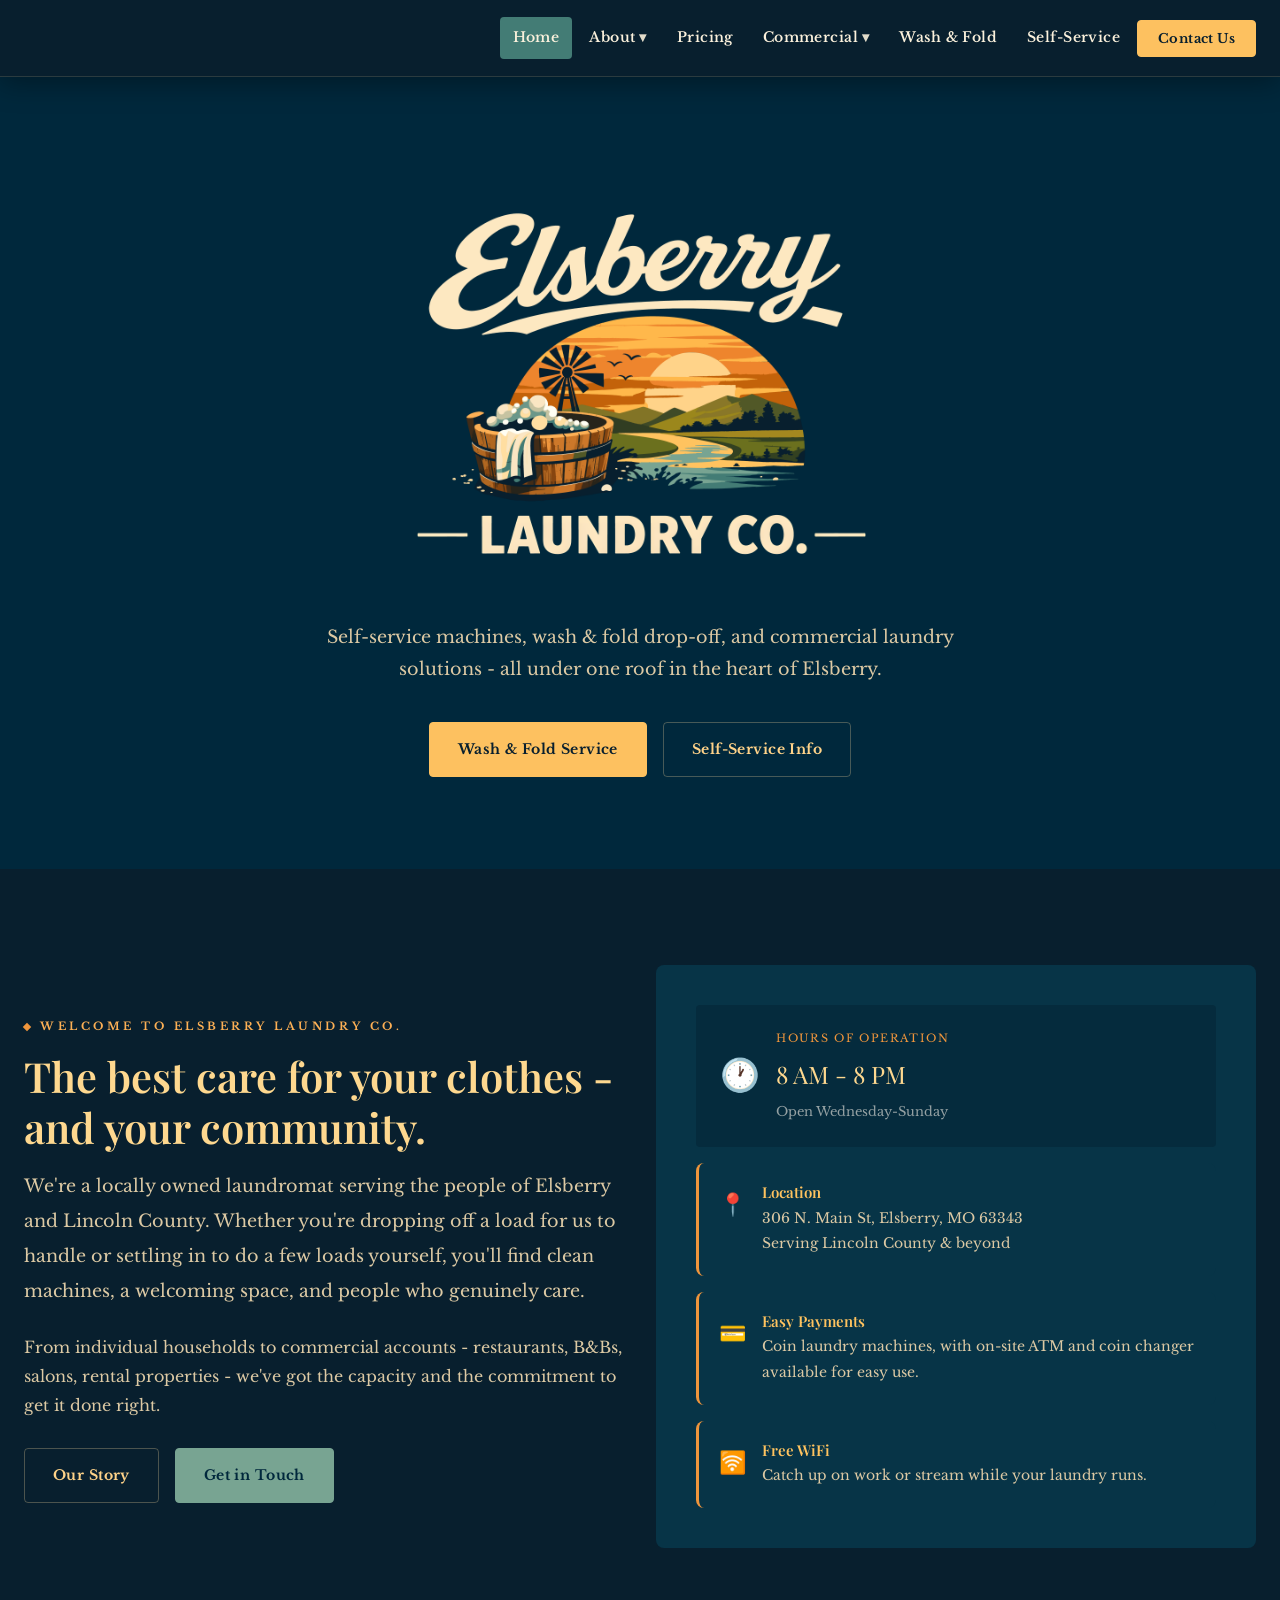
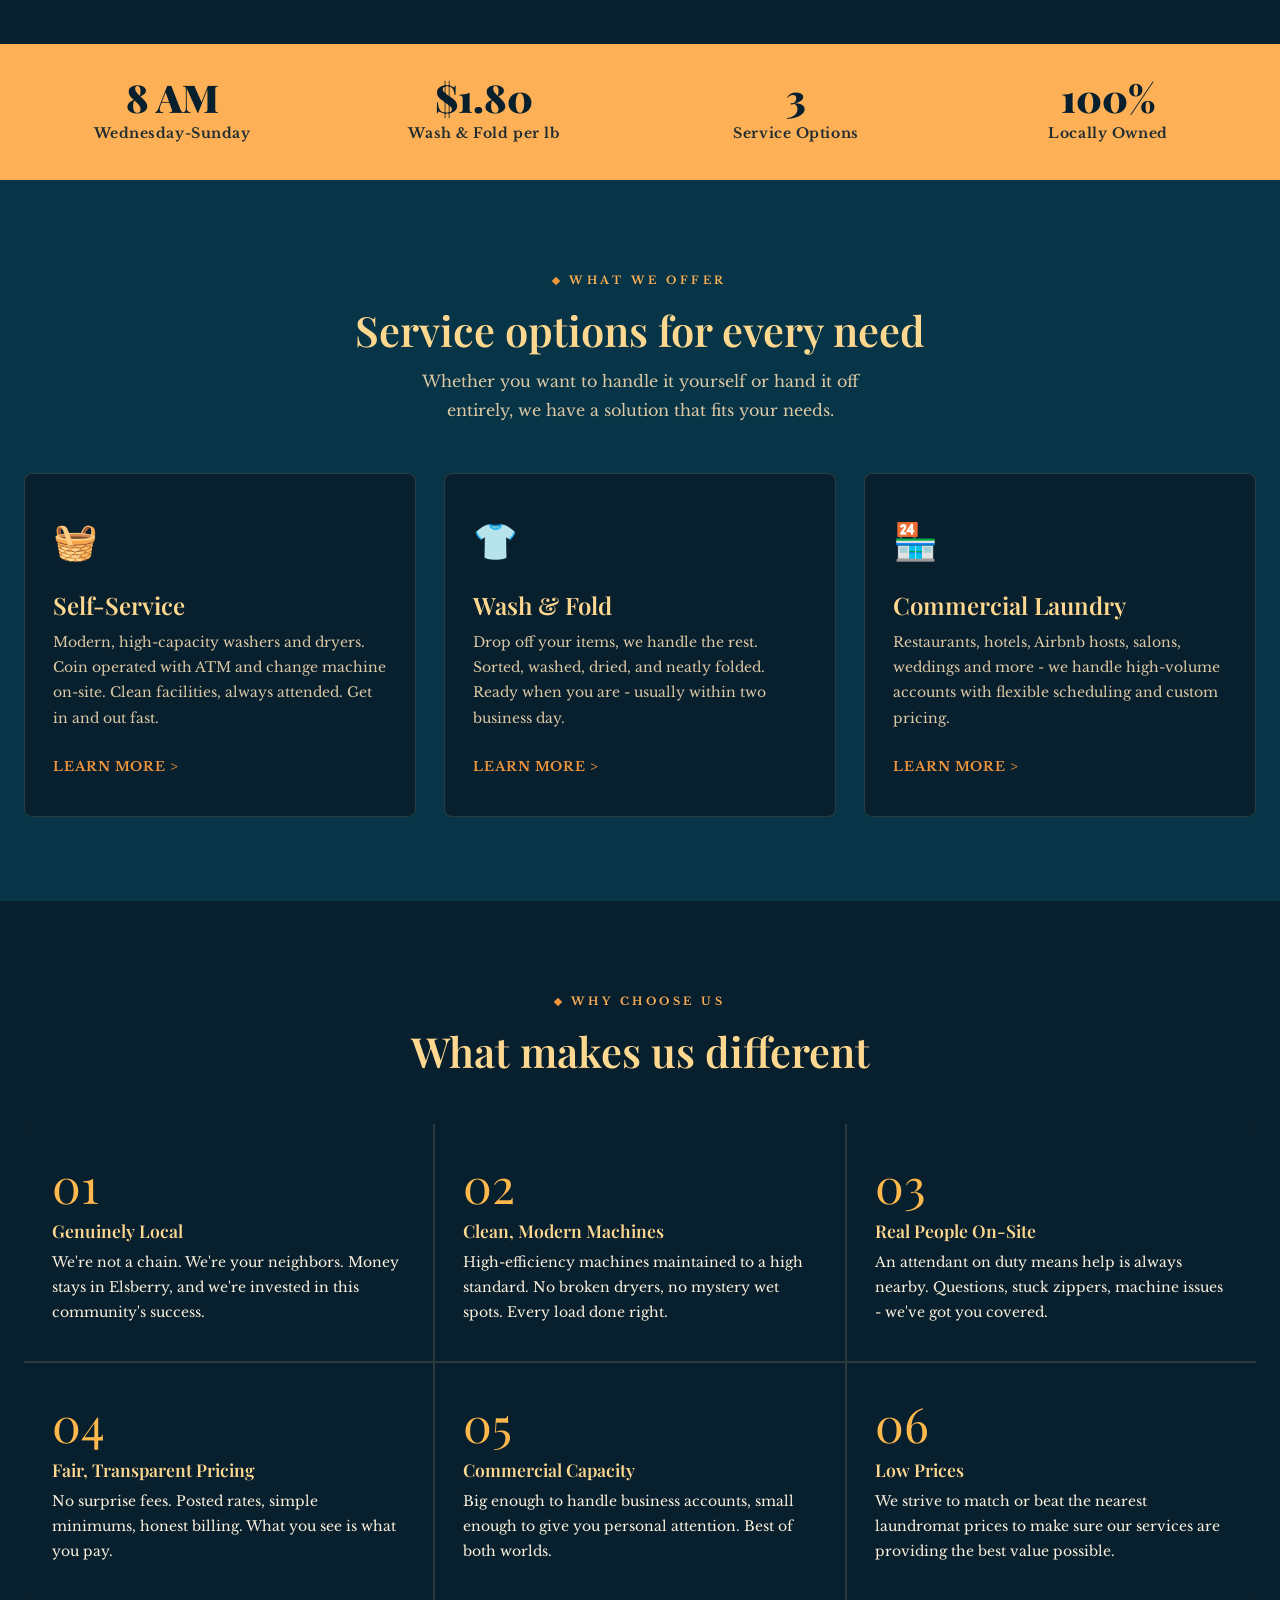
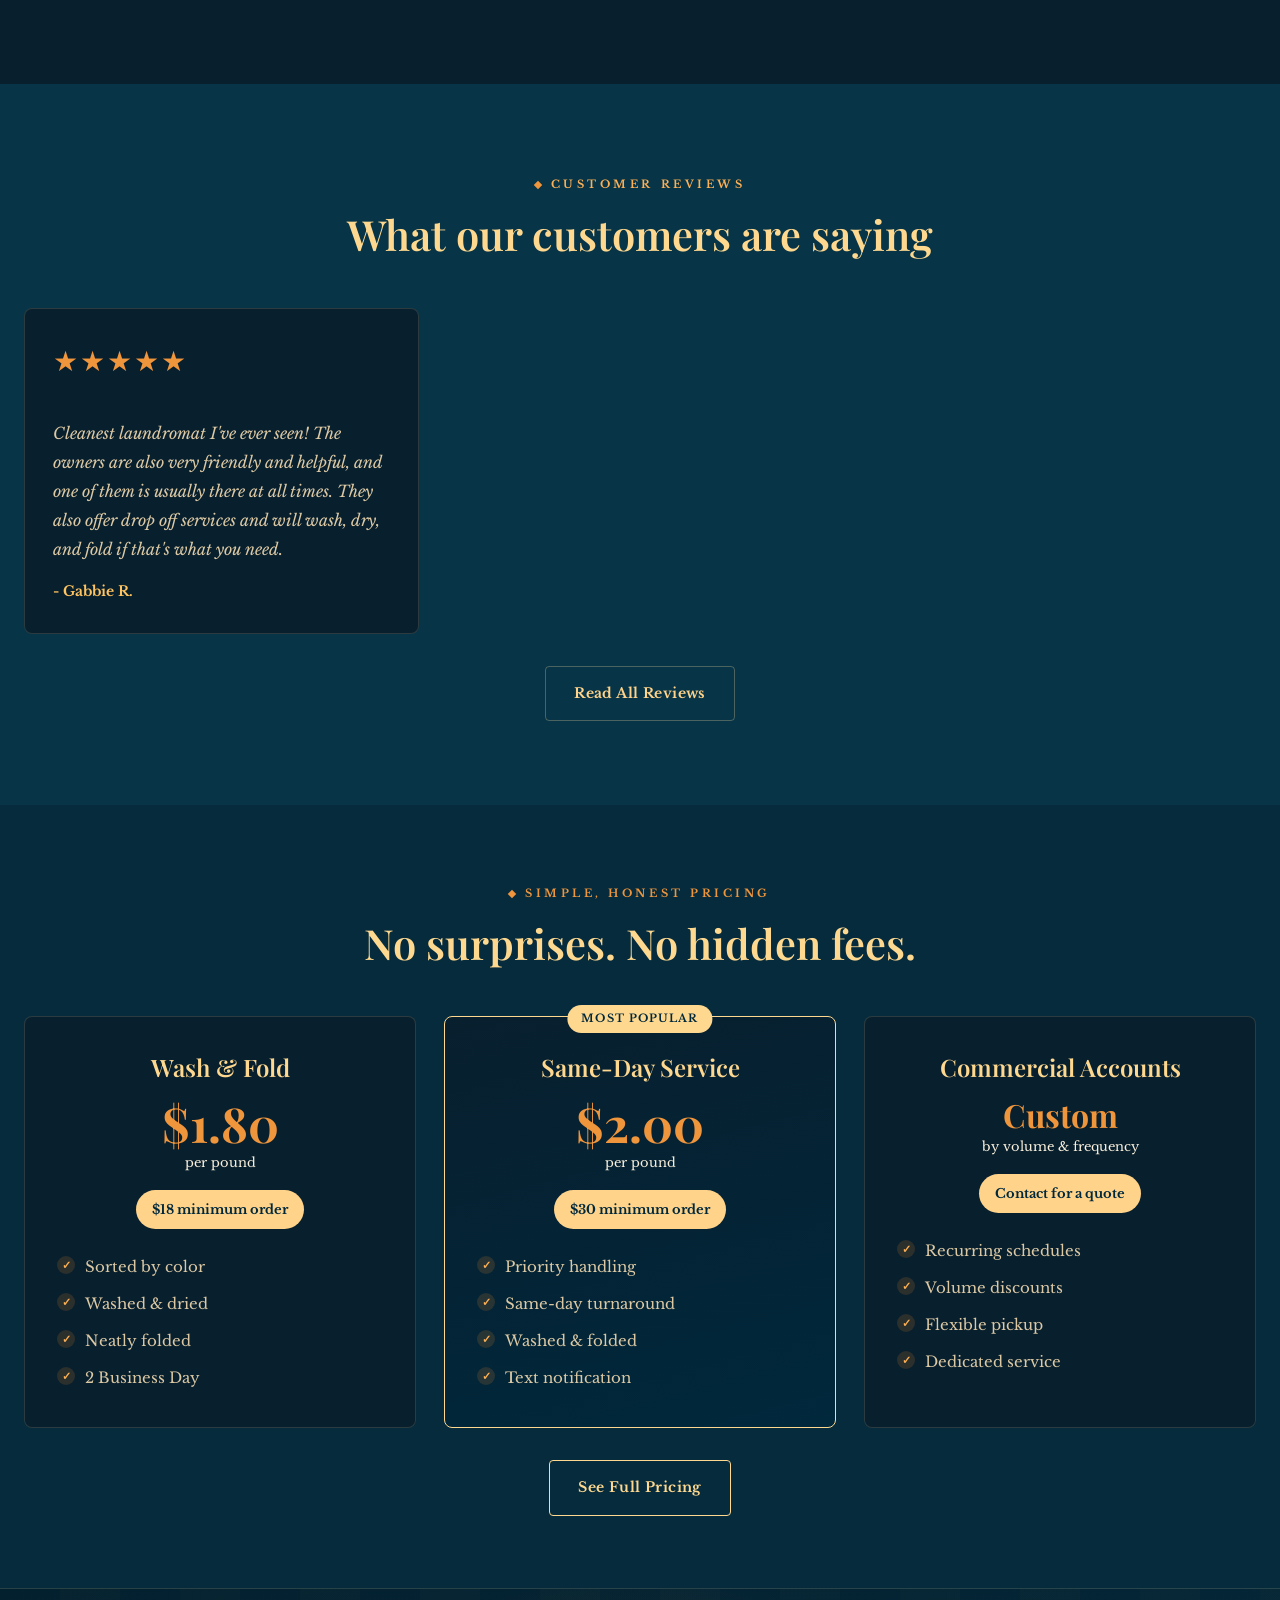
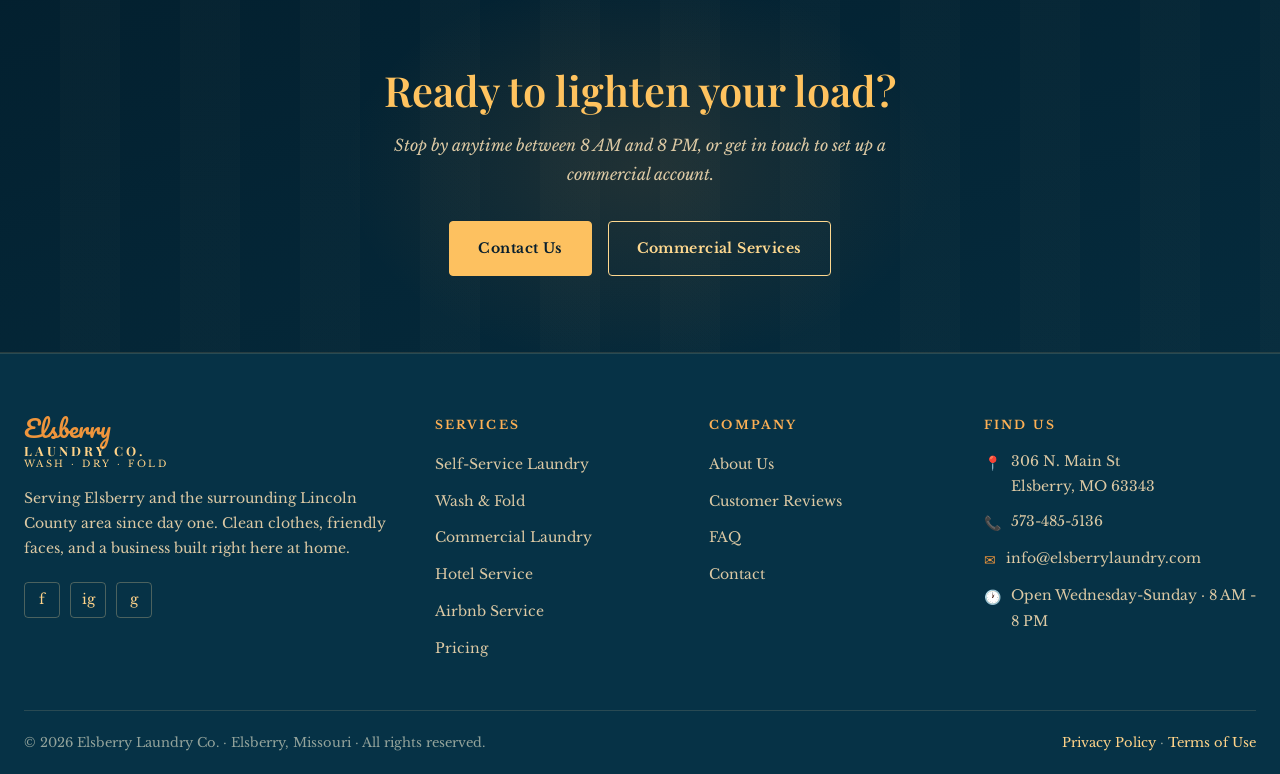
<file: index.html>
<!DOCTYPE html>
<html lang="en">
<head>
  <meta charset="UTF-8">
  <meta name="viewport" content="width=device-width, initial-scale=1.0">
  <title>Elsberry Laundry Co. | Wash · Dry · Fold - Elsberry, MO</title>
  <meta name="description" content="Elsberry Laundry Co. offers self-service, wash & fold, and commercial laundry services in Elsberry, Missouri. Clean. Convenient. Community-first.">
  <link rel="stylesheet" href="style.css">
  <style>
    /* ── Hero ── */
    .hero {
      background: var(--surface-2);
      min-height: 88vh;
      display: flex;
      align-items: center;
      position: relative;
      overflow: hidden;
    }
    .hero-bg-lines {
      position: absolute;
      inset: 0;
      background: var(--surface) 
    }
    .hero-rope {
      position: absolute;
      top: 38%;
      left: 0; right: 0;
      height: 2px;
      background: linear-gradient(90deg, transparent, rgba(245,240,232,.12) 10%, rgba(245,240,232,.2) 50%, rgba(245,240,232,.12) 90%, transparent);
    }
    .hero-pin {
      position: absolute;
      top: calc(38% - 8px);
      width: 6px; height: 16px;
      background: var(--amber);
      border-radius: 1px;
    }
    .hero-pin::after {
      content: '';
      position: absolute;
      bottom: -6px;
      left: 50%;
      transform: translateX(-50%);
      width: 10px; height: 10px;
      background: var(--amber);
      border-radius: 50%;
      opacity: .5;
    }
    .hero-content {
      position: relative;
      z-index: 2;
      max-width: 680px;
    }
    .hero-eyebrow {
      display: inline-flex;
      align-items: center;
      gap: 10px;
      font-size: 11px;
      font-weight: 700;
      letter-spacing: .22em;
      text-transform: uppercase;
      color: var(--amber);
      margin-bottom: 24px;
    }
    .hero-eyebrow::before {
      content: '';
      width: 32px; height: 1.5px;
      background: var(--amber);
    }
    .hero h1 {
      color: var(--gold);
      margin-bottom: 24px;
      font-size: clamp(2.6rem, 6vw, 4.2rem);
    }
    .hero h1 em {
      font-family: var(--font-script);
      font-style: normal;
      color: var(--amber);
      font-size: 0.82em;
      display: inline-block;
      line-height: 1.3;
    }
    .hero-desc {
      color: var(--text-mid);
      font-size: 1.1rem;
      margin-bottom: 36px;
      max-width: 680px;
      text-align: center;
    }
    .hero-actions { 
      display: flex;
      gap: 16px;
      flex-wrap: wrap;
      justify-content: center;
    }
    .hero-badges {
      position: relative; z-index: 2;
      display: flex;
      gap: 12px;
      margin-top: 56px;
      flex-wrap: wrap;
    }
    .hero-badge {
      display: flex;
      align-items: center;
      gap: 8px;
      font-size: 13px;
      color: rgba(245,240,232,.6);
      padding: 6px 14px;
      border: 1px solid rgba(245,240,232,.12);
      border-radius: 99px;
    }
    .hero-badge span { color: var(--amber); }

    /* ── Intro split ── */
    .intro-split { padding: 96px 0; }
    .intro-text {}
    .intro-text h2 { margin-bottom: 16px; }
    .intro-text .lead {
      font-size: 1.1rem;
      color: var(--text-mid);
      margin-bottom: 24px;
      line-height: 2.00;
    }
    .intro-visual {
      background: var(--panel);
      border-radius: var(--radius-lg);
      padding: 40px;
      display: flex;
      flex-direction: column;
      gap: 16px;
    }
    .hours-card {
      background: var(--slate);
      color: var(--cream);
      border-radius: var(--radius);
      padding: 24px;
      display: flex;
      gap: 16px;
      align-items: center;
    }
    .hours-icon { font-size: 32px; }
    .hours-label { font-size: 11px; letter-spacing: .15em; text-transform: uppercase; color: var(--amber); margin-bottom: 4px; }
    .hours-time { font-family: var(--font-display); font-size: 1.5rem; color: var(--cream); }

    /* ── Services grid ── */
    .services-section { background: var(--panel); }
    .service-card {
      background: var(--surface);
      border: 1px solid var(--border);
      border-radius: var(--radius-lg);
      padding: 36px 28px;
      transition: all var(--transition);
      position: relative;
      overflow: hidden;
    }
    .service-card::after {
      content: '';
      position: absolute;
      bottom: 0; left: 0; right: 0;
      height: 3px;
      background: var(--amber);
      transform: scaleX(0);
      transform-origin: left;
      transition: transform var(--transition);
    }
    .service-card:hover { box-shadow: var(--shadow-md); transform: translateY(-3px); }
    .service-card:hover::after { transform: scaleX(1); }
    .service-emoji { font-size: 36px; margin-bottom: 16px; display: block; }
    .service-card h3 { margin-bottom: 10px; }
    .service-card p { font-size: 14px; margin-bottom: 20px; }
    .service-link {
      font-size: 13px;
      font-weight: 700;
      letter-spacing: .06em;
      text-transform: uppercase;
      color: var(--amber);
      display: inline-flex;
      align-items: center;
      gap: 6px;
      transition: gap var(--transition);
    }
    .service-card:hover .service-link { gap: 10px; }

    /* ── Why us ── */
    .why-us { background: transparent; }
    .why-grid {
      display: grid;
      grid-template-columns: repeat(3, 1fr);
      gap: 2px;
      background: var(--border);
      border-radius: var(--radius-lg);
      overflow: hidden;
    }
    .why-item {
      background: var(--surface);
      padding: 36px 28px;
      transition: background var(--transition);
    }
    .why-item:hover { background: var(--panel); }
    .why-num {
      font-family: var(--font-display);
      font-size: 3rem;
      color: var(--gold-dark);
      line-height: 1;
      margin-bottom: 12px;
    }
    .why-item h4 { margin-bottom: 8px; color: var(--cream); }
    .why-item p { font-size: 14px; color: var(--text-dark);}

    /* ── Testimonial strip ── */
    .testimonial-strip { background: var(--panel); }
    .testimonials-scroll {
      display: grid;
      grid-template-columns: repeat(3, 1fr);
      gap: 24px;
    }

    @media(max-width:900px) {
      .testimonials-scroll { grid-template-columns: 1fr 1fr; }
      .why-grid { grid-template-columns: 1fr 1fr; }
    }
    @media(max-width:640px) {
      .hero { min-height: 70vh; }
      .testimonials-scroll { grid-template-columns: 1fr; }
      .why-grid { grid-template-columns: 1fr; }
    }
  </style>
</head>
<body>
  <!--<div id="top-bar-placeholder"></div>-->
  <div id="nav-placeholder"></div>

  <!-- HERO -->
  <section class="hero">
    <div class="container">
      <div class="hero-content animate-up">
        <img src="Logo.png" />
        <p class="hero-desc">Self-service machines, wash & fold drop-off, and commercial laundry solutions - all under one roof in the heart of Elsberry.</p>
        <div class="hero-actions">
          <a href="wash-fold.html" class="btn btn-primary">Wash & Fold Service</a>
          <a href="self-service.html" class="btn btn-outline">Self-Service Info</a>
        </div>
      </div>
    </div>
  </section>

  <!-- INTRO SPLIT -->
  <section class="intro-split">
    <div class="container">
      <div class="grid-2">
        <div class="intro-text animate-up">
          <span class="eyebrow">Welcome to Elsberry Laundry Co.</span>
          <h2>The best care for your clothes - and your community.</h2>
          <p class="lead">We're a locally owned laundromat serving the people of Elsberry and Lincoln County. Whether you're dropping off a load for us to handle or settling in to do a few loads yourself, you'll find clean machines, a welcoming space, and people who genuinely care.</p>
          <p>From individual households to commercial accounts - restaurants, B&Bs, salons, rental properties - we've got the capacity and the commitment to get it done right.</p>
          <div style="margin-top:28px; display:flex; gap:16px; flex-wrap:wrap">
            <a href="about.html" class="btn btn-outline">Our Story</a>
            <a href="contact.html" class="btn btn-teal">Get in Touch</a>
          </div>
        </div>
        <div class="intro-visual animate-up delay-2">
          <div class="hours-card">
            <div class="hours-icon">🕐</div>
            <div>
              <div class="hours-label">Hours of Operation</div>
              <div class="hours-time">8 AM - 8 PM</div>
              <div style="font-size:13px;color:rgba(245,240,232,.6);margin-top:4px">Open Wednesday-Sunday</div>
            </div>
          </div>
          <div class="info-box">
            <div class="info-box-icon">📍</div>
            <div>
              <h4>Location</h4>
              <p>306 N. Main St, Elsberry, MO 63343<br>Serving Lincoln County & beyond</p>
            </div>
          </div>
          <div class="info-box">
            <div class="info-box-icon">💳</div>
            <div>
              <h4>Easy Payments</h4>
              <p>Coin laundry machines, with on-site ATM and coin changer available for easy use.</p>
            </div>
          </div>
          <div class="info-box">
            <div class="info-box-icon">🛜</div>
            <div>
              <h4>Free WiFi</h4>
              <p>Catch up on work or stream while your laundry runs.</p>
            </div>
          </div>
        </div>
      </div>
    </div>
  </section>

  <!-- STATS BAR -->
  <div class="stats-bar">
    <div class="container">
      <div class="stats-grid">
        <div class="stat-item">
          <div class="stat-number">8 AM</div>
          <div class="stat-label">Wednesday-Sunday</div>
        </div>
        <div class="stat-item">
          <div class="stat-number">$1.80</div>
          <div class="stat-label">Wash & Fold per lb</div>
        </div>
        <div class="stat-item">
          <div class="stat-number">3</div>
          <div class="stat-label">Service Options</div>
        </div>
        <div class="stat-item">
          <div class="stat-number">100%</div>
          <div class="stat-label">Locally Owned</div>
        </div>
      </div>
    </div>
  </div>

  <!-- SERVICES -->
  <section class="section services-section">
    <div class="container">
      <div class="text-center" style="margin-bottom:48px">
        <span class="eyebrow">What We Offer</span>
        <h2>Service options for every need</h2>
        <p style="max-width:480px;margin:12px auto 0">Whether you want to handle it yourself or hand it off entirely, we have a solution that fits your needs.</p>
      </div>
      <div class="grid-3">
        <div class="service-card animate-up">
          <span class="service-emoji">🧺</span>
          <h3>Self-Service</h3>
          <p>Modern, high-capacity washers and dryers. Coin operated with ATM and change machine on-site. Clean facilities, always attended. Get in and out fast.</p>
          <a href="self-service.html" class="service-link">Learn More ></a>
        </div>
        <div class="service-card animate-up delay-1">
          <span class="service-emoji">👕</span>
          <h3>Wash & Fold</h3>
          <p>Drop off your items, we handle the rest. Sorted, washed, dried, and neatly folded. Ready when you are - usually within two business day.</p>
          <a href="wash-fold.html" class="service-link">Learn More ></a>
        </div>
        <div class="service-card animate-up delay-2">
          <span class="service-emoji">🏪</span>
          <h3>Commercial Laundry</h3>
          <p>Restaurants, hotels, Airbnb hosts, salons, weddings and more - we handle high-volume accounts with flexible scheduling and custom pricing.</p>
          <a href="commercial.html" class="service-link">Learn More ></a>
        </div>
      </div>
    </div>
  </section>

  <!-- WHY US -->
  <section class="section why-us">
    <div class="container">
      <div class="text-center" style="margin-bottom:48px">
        <span class="eyebrow">Why Choose Us</span>
        <h2>What makes us different</h2>
      </div>
      <div class="why-grid">
        <div class="why-item">
          <div class="why-num">01</div>
          <h4>Genuinely Local</h4>
          <p>We're not a chain. We're your neighbors. Money stays in Elsberry, and we're invested in this community's success.</p>
        </div>
        <div class="why-item">
          <div class="why-num">02</div>
          <h4>Clean, Modern Machines</h4>
          <p>High-efficiency machines maintained to a high standard. No broken dryers, no mystery wet spots. Every load done right.</p>
        </div>
        <div class="why-item">
          <div class="why-num">03</div>
          <h4>Real People On-Site</h4>
          <p>An attendant on duty means help is always nearby. Questions, stuck zippers, machine issues - we've got you covered.</p>
        </div>
        <div class="why-item">
          <div class="why-num">04</div>
          <h4>Fair, Transparent Pricing</h4>
          <p>No surprise fees. Posted rates, simple minimums, honest billing. What you see is what you pay.</p>
        </div>
        <div class="why-item">
          <div class="why-num">05</div>
          <h4>Commercial Capacity</h4>
          <p>Big enough to handle business accounts, small enough to give you personal attention. Best of both worlds.</p>
        </div>
        <div class="why-item">
          <div class="why-num">06</div>
          <h4>Low Prices</h4>
          <p>We strive to match or beat the nearest laundromat prices to make sure our services are providing the best value possible.</p>
        </div>
      </div>
    </div>
  </section>

  <!-- TESTIMONIALS -->
  <section class="section testimonial-strip">
    <div class="container">
      <div class="text-center" style="margin-bottom:48px">
        <span class="eyebrow">Customer Reviews</span>
        <h2>What our customers are saying</h2>
      </div>
      <div class="testimonials-scroll">
        <div class="testimonial animate-up">
          <div class="stars">★★★★★</div>
          <p class="testimonial-text">Cleanest laundromat I've ever seen! The owners are also very friendly and helpful, and one of them is usually there at all times. They also offer drop off services and will wash, dry, and fold if that's what you need.</p>
          <div class="testimonial-author">- Gabbie R.</div>
        </div>
        <!-- <div class="testimonial animate-up delay-1">
          <div class="stars">★★★★★</div>
          <p class="testimonial-text">So clean, so friendly. The big machines got through my comforters and car seat covers in one load. I was in and out in 30 minutes. I'll be back for sure.</p>
          <div class="testimonial-author">- Amy T.</div>
        </div>
        <div class="testimonial animate-up delay-2">
          <div class="stars">★★★★★</div>
          <p class="testimonial-text">Always clean and the equipment actually works - which sounds basic but it's rare. Attendant is always helpful with a smile on her face.</p>
          <div class="testimonial-author">- Michelle K.</div>
        </div> -->
      </div>
      <div style="text-align:center;margin-top:32px">
        <a href="reviews.html" class="btn btn-outline">Read All Reviews</a>
      </div>
    </div>
  </section>

  <!-- PRICING SNAPSHOT -->
  <section class="section bg-slate" style="padding:72px 0">
    <div class="container">
      <div class="text-center" style="margin-bottom:48px">
        <span class="eyebrow" style="color:var(--amber)">Simple, Honest Pricing</span>
        <h2 style="color:var(--cream)">No surprises. No hidden fees.</h2>
      </div>
      <div class="grid-3" style="margin-bottom:32px">
        <div class="pricing-card">
          <h3>Wash & Fold</h3>
          <div class="pricing-amount">$1.80</div>
          <div class="pricing-unit">per pound</div>
          <div class="pricing-min">$18 minimum order</div>
          <ul class="feature-list">
            <li>Sorted by color</li>
            <li>Washed & dried</li>
            <li>Neatly folded</li>
            <li>2 Business Day</li>
          </ul>
        </div>
        <div class="pricing-card featured">
          <div class="pricing-badge">Most Popular</div>
          <h3>Same-Day Service</h3>
          <div class="pricing-amount">$2.00</div>
          <div class="pricing-unit">per pound</div>
          <div class="pricing-min">$30 minimum order</div>
          <ul class="feature-list" style="color:rgba(245,240,232,.75)">
            <li>Priority handling</li>
            <li>Same-day turnaround</li>
            <li>Washed & folded</li>
            <li>Text notification</li>
          </ul>
        </div>
        <div class="pricing-card">
          <h3>Commercial Accounts</h3>
          <div class="pricing-amount" style="font-size:2rem">Custom</div>
          <div class="pricing-unit">by volume & frequency</div>
          <div class="pricing-min">Contact for a quote</div>
          <ul class="feature-list">
            <li>Recurring schedules</li>
            <li>Volume discounts</li>
            <li>Flexible pickup</li>
            <li>Dedicated service</li>
          </ul>
        </div>
      </div>
      <div class="text-center">
        <a href="pricing.html" class="btn btn-outline-light">See Full Pricing</a>
      </div>
    </div>
  </section>

  <!-- CTA BANNER -->
  <div class="cta-banner">
    <div class="container">
      <h2>Ready to lighten your load?</h2>
      <p>Stop by anytime between 8 AM and 8 PM, or get in touch to set up a commercial account.</p>
      <div class="btn-group">
        <a href="contact.html" class="btn btn-primary">Contact Us</a>
        <a href="commercial.html" class="btn btn-outline-light">Commercial Services</a>
      </div>
    </div>
  </div>

  <div id="footer-placeholder"></div>
  <script src="components.js"></script>
</body>
</html>
</file>
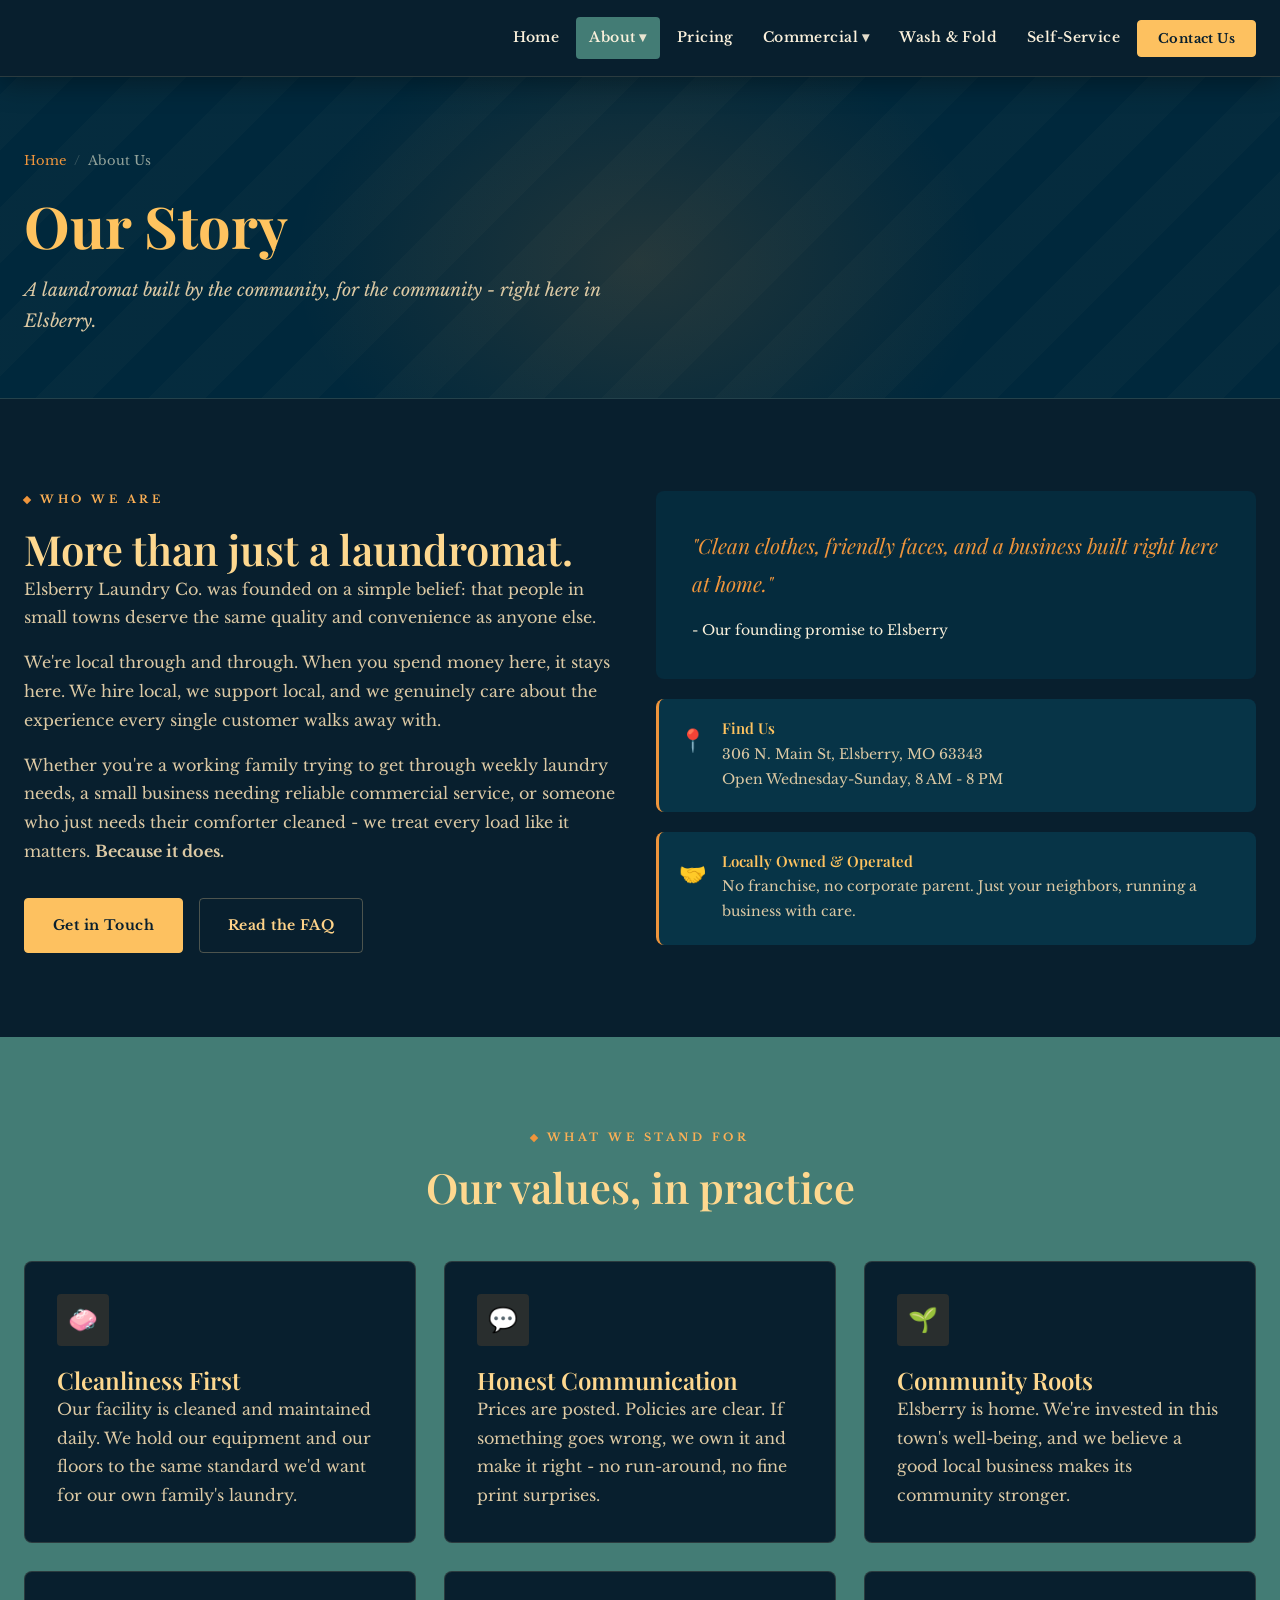
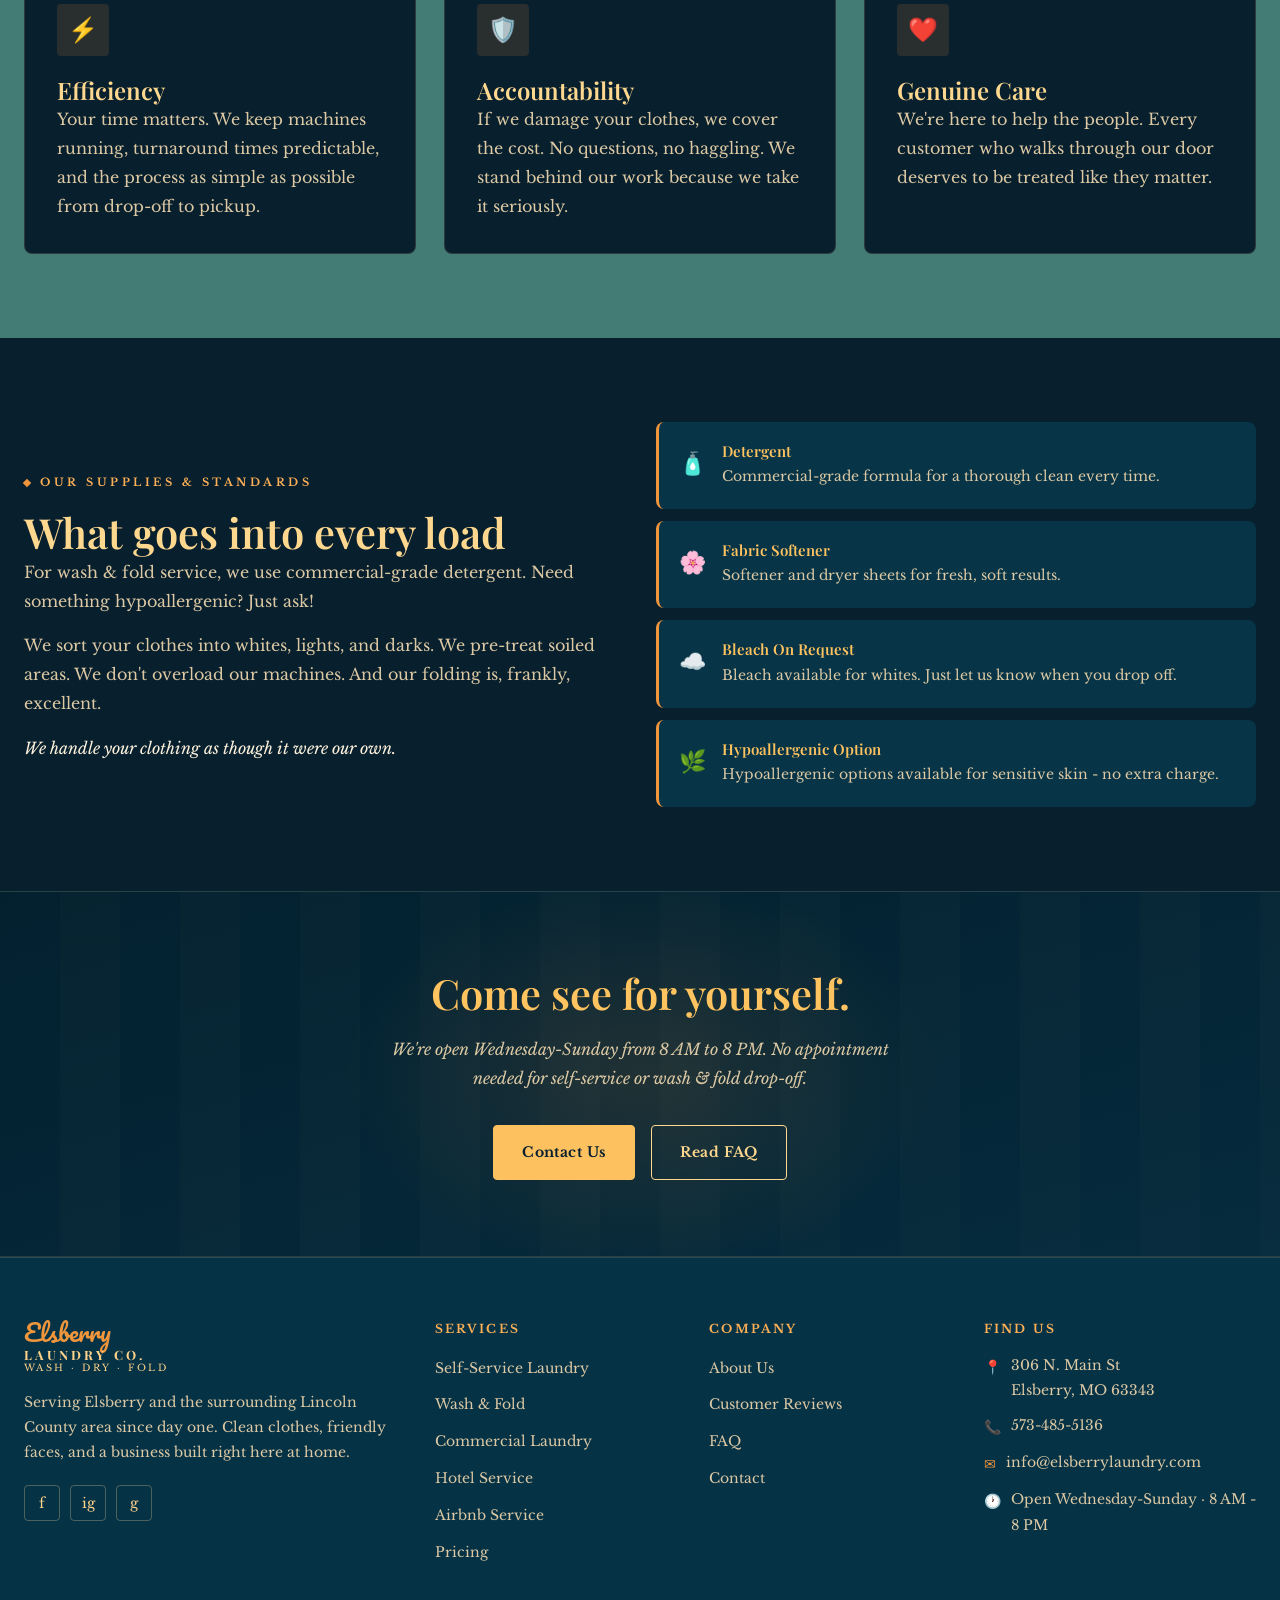
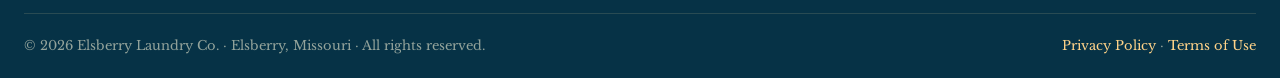
<file: about.html>
<!DOCTYPE html>
<html lang="en">
<head>
  <meta charset="UTF-8">
  <meta name="viewport" content="width=device-width, initial-scale=1.0">
  <title>About Us | Elsberry Laundry Co.</title>
  <meta name="description" content="Learn about Elsberry Laundry Co. - a locally owned laundromat serving Elsberry and Lincoln County, Missouri.">
  <link rel="stylesheet" href="style.css">
</head>
<body>
  <!--<div id="top-bar-placeholder"></div>-->
  <div id="nav-placeholder"></div>

  <div class="page-hero">
    <div class="container">
      <div class="breadcrumb"><a href="index.html">Home</a><span>/</span>About Us</div>
      <h1>Our Story</h1>
      <p>A laundromat built by the community, for the community - right here in Elsberry.</p>
    </div>
  </div>

  <!-- STORY -->
  <section class="section">
    <div class="container">
      <div class="grid-2">
        <div>
          <span class="eyebrow">Who We Are</span>
          <h2>More than just a laundromat.</h2>
          <p>Elsberry Laundry Co. was founded on a simple belief: that people in small towns deserve the same quality and convenience as anyone else.</p>
          <p>We're local through and through. When you spend money here, it stays here. We hire local, we support local, and we genuinely care about the experience every single customer walks away with.</p>
          <p>Whether you're a working family trying to get through weekly laundry needs, a small business needing reliable commercial service, or someone who just needs their comforter cleaned - we treat every load like it matters. <b>Because it does.</b></p>
          <div style="margin-top:32px;display:flex;gap:16px;flex-wrap:wrap">
            <a href="contact.html" class="btn btn-primary">Get in Touch</a>
            <a href="faq.html" class="btn btn-outline">Read the FAQ</a>
          </div>
        </div>
        <div style="display:flex;flex-direction:column;gap:20px">
          <div style="background:var(--slate);color:var(--cream);border-radius:var(--radius-lg);padding:36px;flex:1">
            <div style="font-family:var(--font-display);font-size:1.3rem;font-style:italic;color:var(--amber);margin-bottom:16px">"Clean clothes, friendly faces, and a business built right here at home."</div>
            <p style="color:var(--text-dark);font-size:14px;margin:0">- Our founding promise to Elsberry</p>
          </div>
          <div class="info-box">
            <div class="info-box-icon">📍</div>
            <div>
              <h4>Find Us</h4>
              <p>306 N. Main St, Elsberry, MO 63343<br>Open Wednesday-Sunday, 8 AM - 8 PM</p>
            </div>
          </div>
          <div class="info-box">
            <div class="info-box-icon">🤝</div>
            <div>
              <h4>Locally Owned & Operated</h4>
              <p>No franchise, no corporate parent. Just your neighbors, running a business with care.</p>
            </div>
          </div>
        </div>
      </div>
    </div>
  </section>

  <!-- VALUES -->
  <section class="section bg-teal">
    <div class="container">
      <div class="text-center" style="margin-bottom:48px">
        <span class="eyebrow">What We Stand For</span>
        <h2>Our values, in practice</h2>
      </div>
      <div class="grid-3">
        <div class="card">
          <div class="card-icon">🧼</div>
          <h3>Cleanliness First</h3>
          <p>Our facility is cleaned and maintained daily. We hold our equipment and our floors to the same standard we'd want for our own family's laundry.</p>
        </div>
        <div class="card">
          <div class="card-icon">💬</div>
          <h3>Honest Communication</h3>
          <p>Prices are posted. Policies are clear. If something goes wrong, we own it and make it right - no run-around, no fine print surprises.</p>
        </div>
        <div class="card">
          <div class="card-icon">🌱</div>
          <h3>Community Roots</h3>
          <p>Elsberry is home. We're invested in this town's well-being, and we believe a good local business makes its community stronger.</p>
        </div>
        <div class="card">
          <div class="card-icon">⚡</div>
          <h3>Efficiency</h3>
          <p>Your time matters. We keep machines running, turnaround times predictable, and the process as simple as possible from drop-off to pickup.</p>
        </div>
        <div class="card">
          <div class="card-icon">🛡️</div>
          <h3>Accountability</h3>
          <p>If we damage your clothes, we cover the cost. No questions, no haggling. We stand behind our work because we take it seriously.</p>
        </div>
        <div class="card">
          <div class="card-icon">❤️</div>
          <h3>Genuine Care</h3>
          <p>We're here to help the people. Every customer who walks through our door deserves to be treated like they matter.</p>
        </div>
      </div>
    </div>
  </section>

  <!-- WHAT WE USE -->
  <section class="section">
    <div class="container">
      <div class="grid-2">
        <div>
          <span class="eyebrow">Our Supplies & Standards</span>
          <h2>What goes into every load</h2>
          <p>For wash & fold service, we use commercial-grade detergent. Need something hypoallergenic? Just ask!</p>
          <p>We sort your clothes into whites, lights, and darks. We pre-treat soiled areas. We don't overload our machines. And our folding is, frankly, excellent.</p>
          <p style="font-style:italic;color:var(--text-dark)">We handle your clothing as though it were our own.</p>
        </div>
        <div style="display:flex;flex-direction:column;gap:12px">
          <div class="info-box"><div class="info-box-icon">🧴</div><div><h4>Detergent</h4><p>Commercial-grade formula for a thorough clean every time.</p></div></div>
          <div class="info-box"><div class="info-box-icon">🌸</div><div><h4>Fabric Softener</h4><p>Softener and dryer sheets for fresh, soft results.</p></div></div>
          <div class="info-box"><div class="info-box-icon">☁️</div><div><h4>Bleach On Request</h4><p>Bleach available for whites. Just let us know when you drop off.</p></div></div>
          <div class="info-box"><div class="info-box-icon">🌿</div><div><h4>Hypoallergenic Option</h4><p>Hypoallergenic options available for sensitive skin - no extra charge.</p></div></div>
        </div>
      </div>
    </div>
  </section>

  <!-- CTA -->
  <div class="cta-banner">
    <div class="container">
      <h2>Come see for yourself.</h2>
      <p>We're open Wednesday-Sunday from 8 AM to 8 PM. No appointment needed for self-service or wash & fold drop-off.</p>
      <div class="btn-group">
        <a href="contact.html" class="btn btn-primary">Contact Us</a>
        <a href="faq.html" class="btn btn-outline-light">Read FAQ</a>
      </div>
    </div>
  </div>

  <div id="footer-placeholder"></div>
  <script src="components.js"></script>
</body>
</html>
</file>
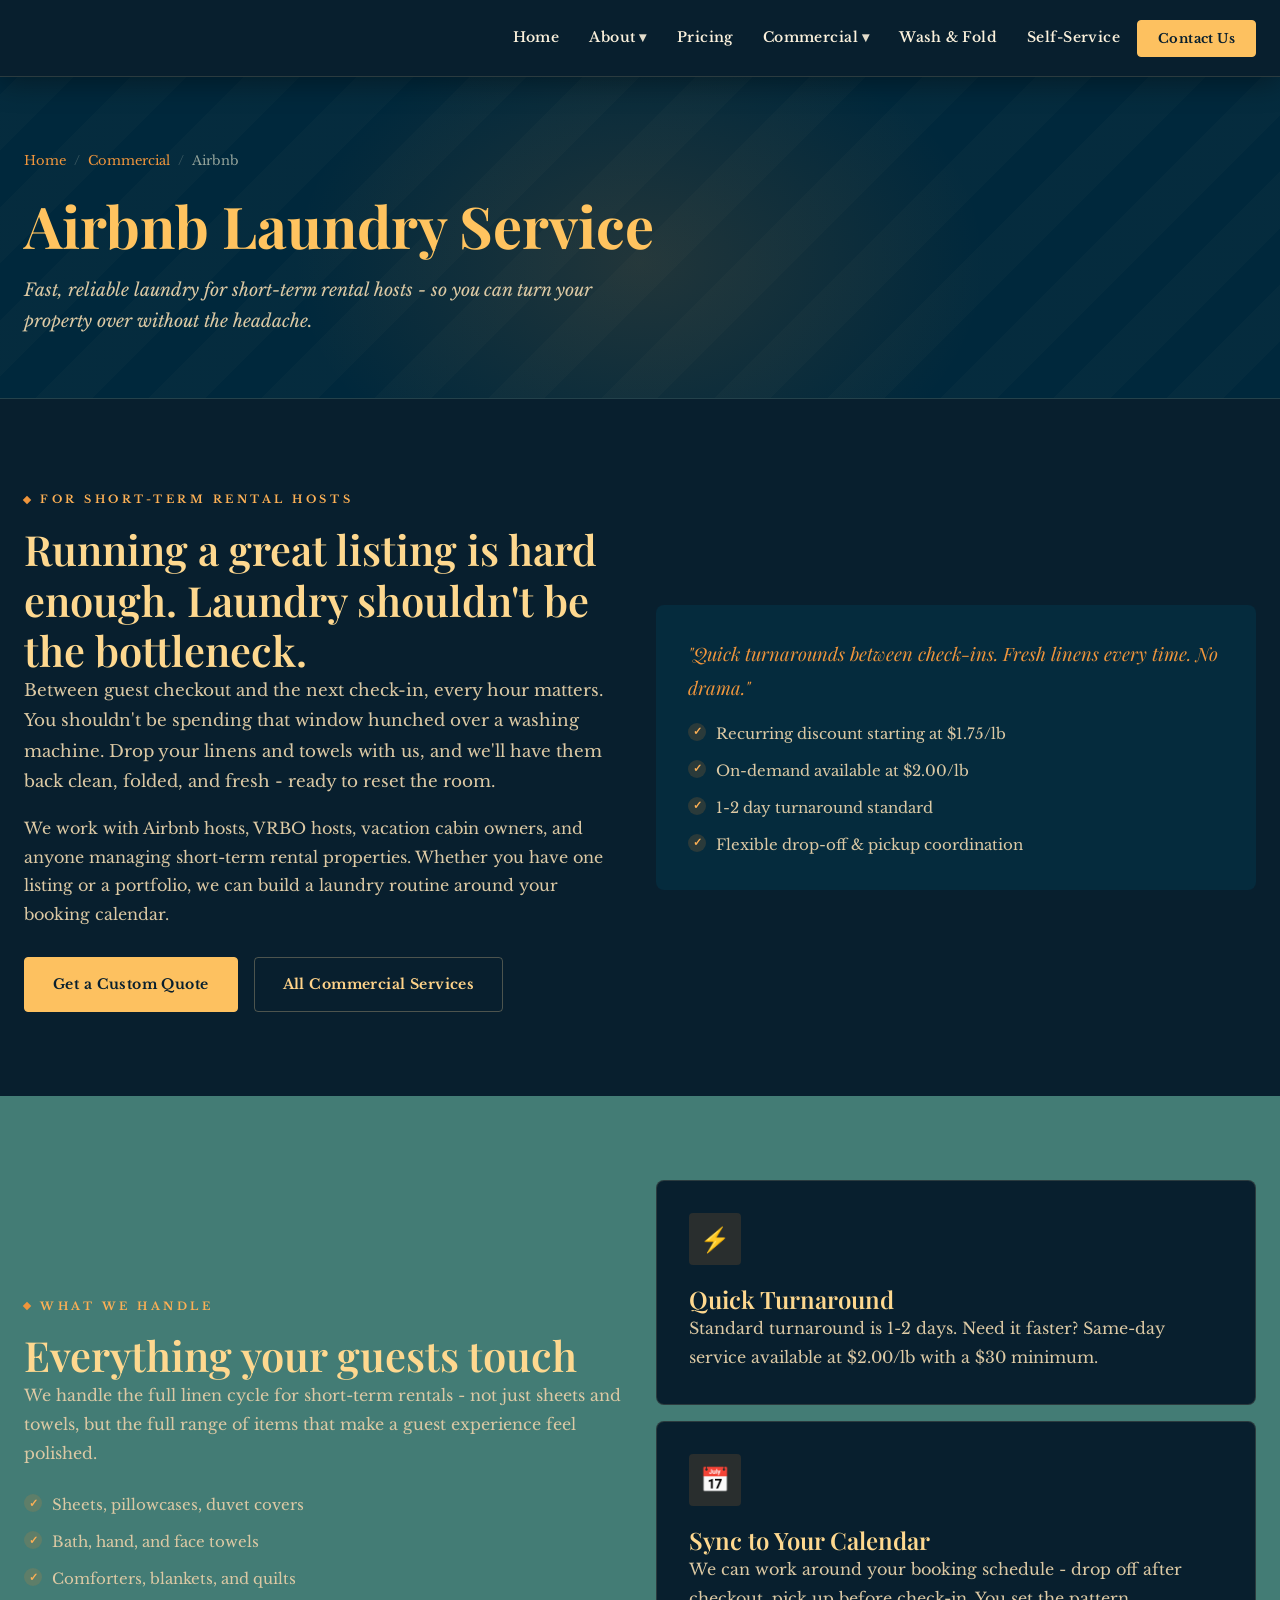
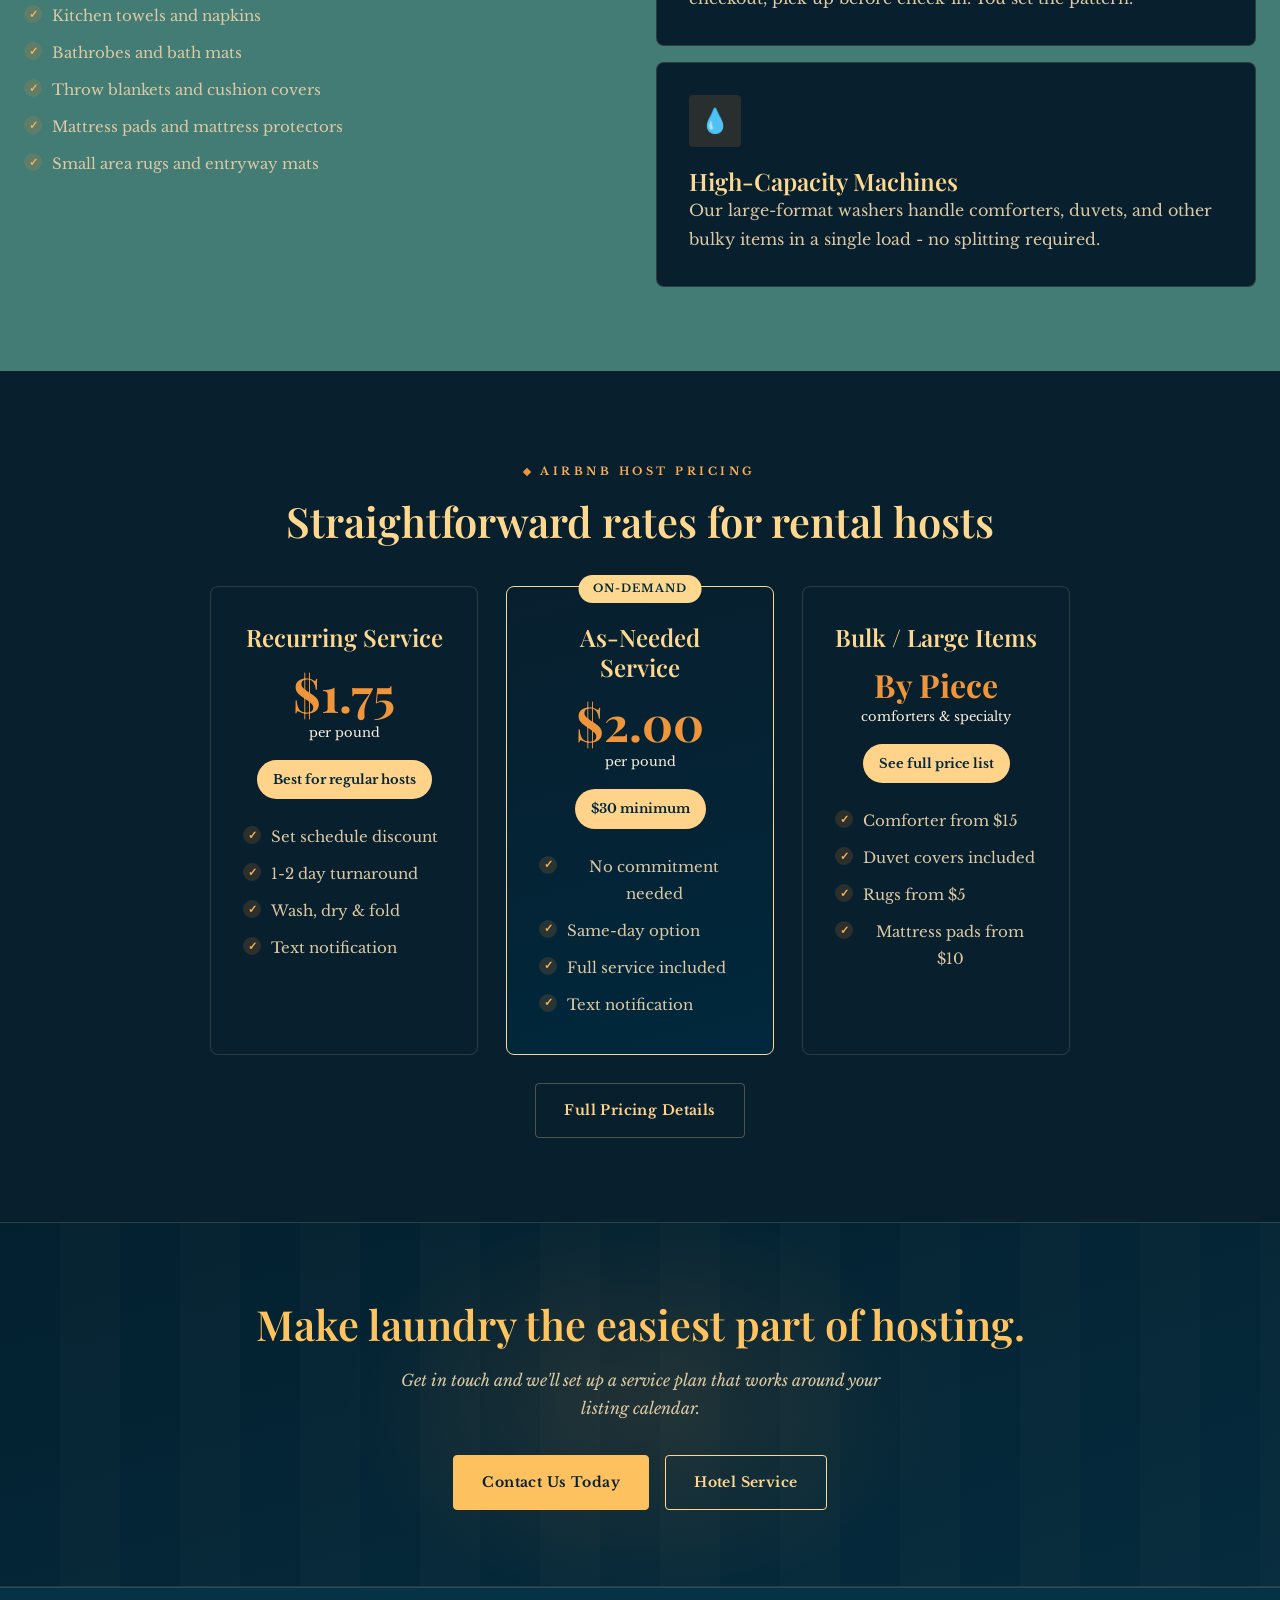
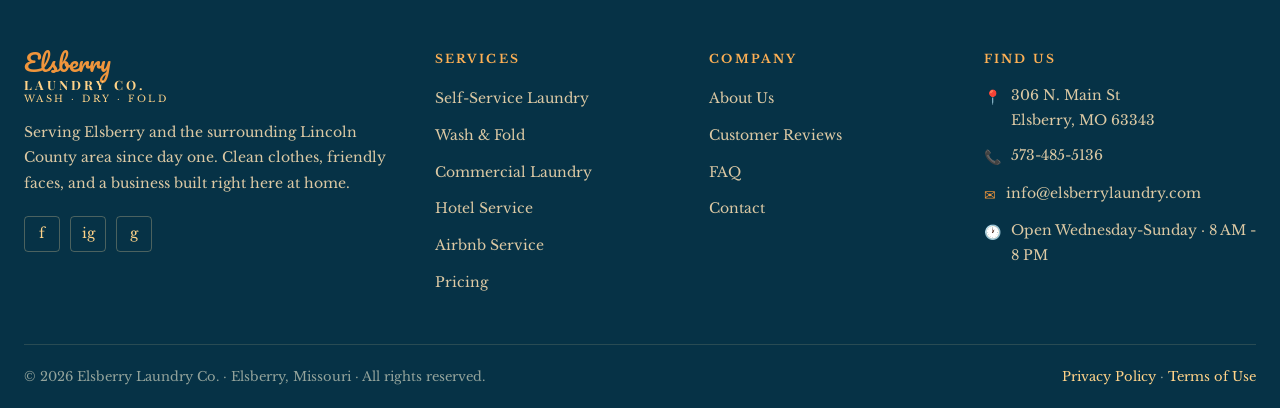
<file: airbnb.html>
<!DOCTYPE html>
<html lang="en">
<head>
  <meta charset="UTF-8">
  <meta name="viewport" content="width=device-width, initial-scale=1.0">
  <title>Airbnb Laundry Service | Elsberry Laundry Co.</title>
  <meta name="description" content="Airbnb and short-term rental laundry service in Lincoln County, MO - quick turnarounds, flexible scheduling, and reliable handling between guest stays.">
  <link rel="stylesheet" href="style.css">
</head>
<body>
   <!--<div id="top-bar-placeholder"></div>-->
  <div id="nav-placeholder"></div>

  <div class="page-hero">
    <div class="container">
      <div class="breadcrumb"><a href="index.html">Home</a><span>/</span><a href="commercial.html">Commercial</a><span>/</span>Airbnb</div>
      <h1>Airbnb Laundry Service</h1>
      <p>Fast, reliable laundry for short-term rental hosts - so you can turn your property over without the headache.</p>
    </div>
  </div>

  <!-- INTRO -->
  <section class="section">
    <div class="container">
      <div class="grid-2">
        <div>
          <span class="eyebrow">For Short-Term Rental Hosts</span>
          <h2>Running a great listing is hard enough. Laundry shouldn't be the bottleneck.</h2>
          <p style="font-size:1.05rem">Between guest checkout and the next check-in, every hour matters. You shouldn't be spending that window hunched over a washing machine. Drop your linens and towels with us, and we'll have them back clean, folded, and fresh - ready to reset the room.</p>
          <p>We work with Airbnb hosts, VRBO hosts, vacation cabin owners, and anyone managing short-term rental properties. Whether you have one listing or a portfolio, we can build a laundry routine around your booking calendar.</p>
          <div style="margin-top:28px;display:flex;gap:16px;flex-wrap:wrap">
            <a href="contact.html" class="btn btn-primary">Get a Custom Quote</a>
            <a href="commercial.html" class="btn btn-outline">All Commercial Services</a>
          </div>
        </div>
        <div style="display:flex;flex-direction:column;gap:16px">
          <div style="background:var(--slate);color:var(--cream);border-radius:var(--radius-lg);padding:32px">
            <div style="font-family:var(--font-display);font-size:1.15rem;font-style:italic;color:var(--amber);margin-bottom:16px">"Quick turnarounds between check-ins. Fresh linens every time. No drama."</div>
            <ul class="feature-list" style="color:rgba(245,240,232,.75)">
              <li>Recurring discount starting at $1.75/lb</li>
              <li>On-demand available at $2.00/lb</li>
              <li>1-2 day turnaround standard</li>
              <li>Flexible drop-off & pickup coordination</li>
            </ul>
          </div>
        </div>
      </div>
    </div>
  </section>

  <!-- WHAT WE CLEAN -->
  <section class="section bg-teal">
    <div class="container">
      <div class="grid-2">
        <div>
          <span class="eyebrow">What We Handle</span>
          <h2>Everything your guests touch</h2>
          <p>We handle the full linen cycle for short-term rentals - not just sheets and towels, but the full range of items that make a guest experience feel polished.</p>
          <div style="margin-top:24px">
            <ul class="feature-list">
              <li>Sheets, pillowcases, duvet covers</li>
              <li>Bath, hand, and face towels</li>
              <li>Comforters, blankets, and quilts</li>
              <li>Kitchen towels and napkins</li>
              <li>Bathrobes and bath mats</li>
              <li>Throw blankets and cushion covers</li>
              <li>Mattress pads and mattress protectors</li>
              <li>Small area rugs and entryway mats</li>
            </ul>
          </div>
        </div>
        <div style="display:flex;flex-direction:column;gap:16px">
          <div class="card">
            <div class="card-icon">⚡</div>
            <h3>Quick Turnaround</h3>
            <p>Standard turnaround is 1-2 days. Need it faster? Same-day service available at $2.00/lb with a $30 minimum.</p>
          </div>
          <div class="card">
            <div class="card-icon">📅</div>
            <h3>Sync to Your Calendar</h3>
            <p>We can work around your booking schedule - drop off after checkout, pick up before check-in. You set the pattern.</p>
          </div>
          <div class="card">
            <div class="card-icon">💧</div>
            <h3>High-Capacity Machines</h3>
            <p>Our large-format washers handle comforters, duvets, and other bulky items in a single load - no splitting required.</p>
          </div>
        </div>
      </div>
    </div>
  </section>

  <!-- PRICING -->
  <section class="section">
    <div class="container">
      <div class="text-center" style="margin-bottom:40px">
        <span class="eyebrow">Airbnb Host Pricing</span>
        <h2>Straightforward rates for rental hosts</h2>
      </div>
      <div class="grid-3" style="max-width:860px;margin:0 auto">
        <div class="pricing-card">
          <h3>Recurring Service</h3>
          <div class="pricing-amount">$1.75</div>
          <div class="pricing-unit">per pound</div>
          <div class="pricing-min">Best for regular hosts</div>
          <ul class="feature-list">
            <li>Set schedule discount</li>
            <li>1-2 day turnaround</li>
            <li>Wash, dry & fold</li>
            <li>Text notification</li>
          </ul>
        </div>
        <div class="pricing-card featured">
          <div class="pricing-badge">On-Demand</div>
          <h3>As-Needed Service</h3>
          <div class="pricing-amount">$2.00</div>
          <div class="pricing-unit">per pound</div>
          <div class="pricing-min">$30 minimum</div>
          <ul class="feature-list" style="color:rgba(245,240,232,.8)">
            <li>No commitment needed</li>
            <li>Same-day option</li>
            <li>Full service included</li>
            <li>Text notification</li>
          </ul>
        </div>
        <div class="pricing-card">
          <h3>Bulk / Large Items</h3>
          <div class="pricing-amount" style="font-size:2rem">By Piece</div>
          <div class="pricing-unit">comforters & specialty</div>
          <div class="pricing-min">See full price list</div>
          <ul class="feature-list">
            <li>Comforter from $15</li>
            <li>Duvet covers included</li>
            <li>Rugs from $5</li>
            <li>Mattress pads from $10</li>
          </ul>
        </div>
      </div>
      <div style="text-align:center;margin-top:28px">
        <a href="pricing.html" class="btn btn-outline">Full Pricing Details</a>
      </div>
    </div>
  </section>

  <div class="cta-banner">
    <div class="container">
      <h2>Make laundry the easiest part of hosting.</h2>
      <p>Get in touch and we'll set up a service plan that works around your listing calendar.</p>
      <div class="btn-group">
        <a href="contact.html" class="btn btn-primary">Contact Us Today</a>
        <a href="hotels.html" class="btn btn-outline-light">Hotel Service</a>
      </div>
    </div>
  </div>

  <div id="footer-placeholder"></div>
  <script src="components.js"></script>
</body>
</html>
</file>
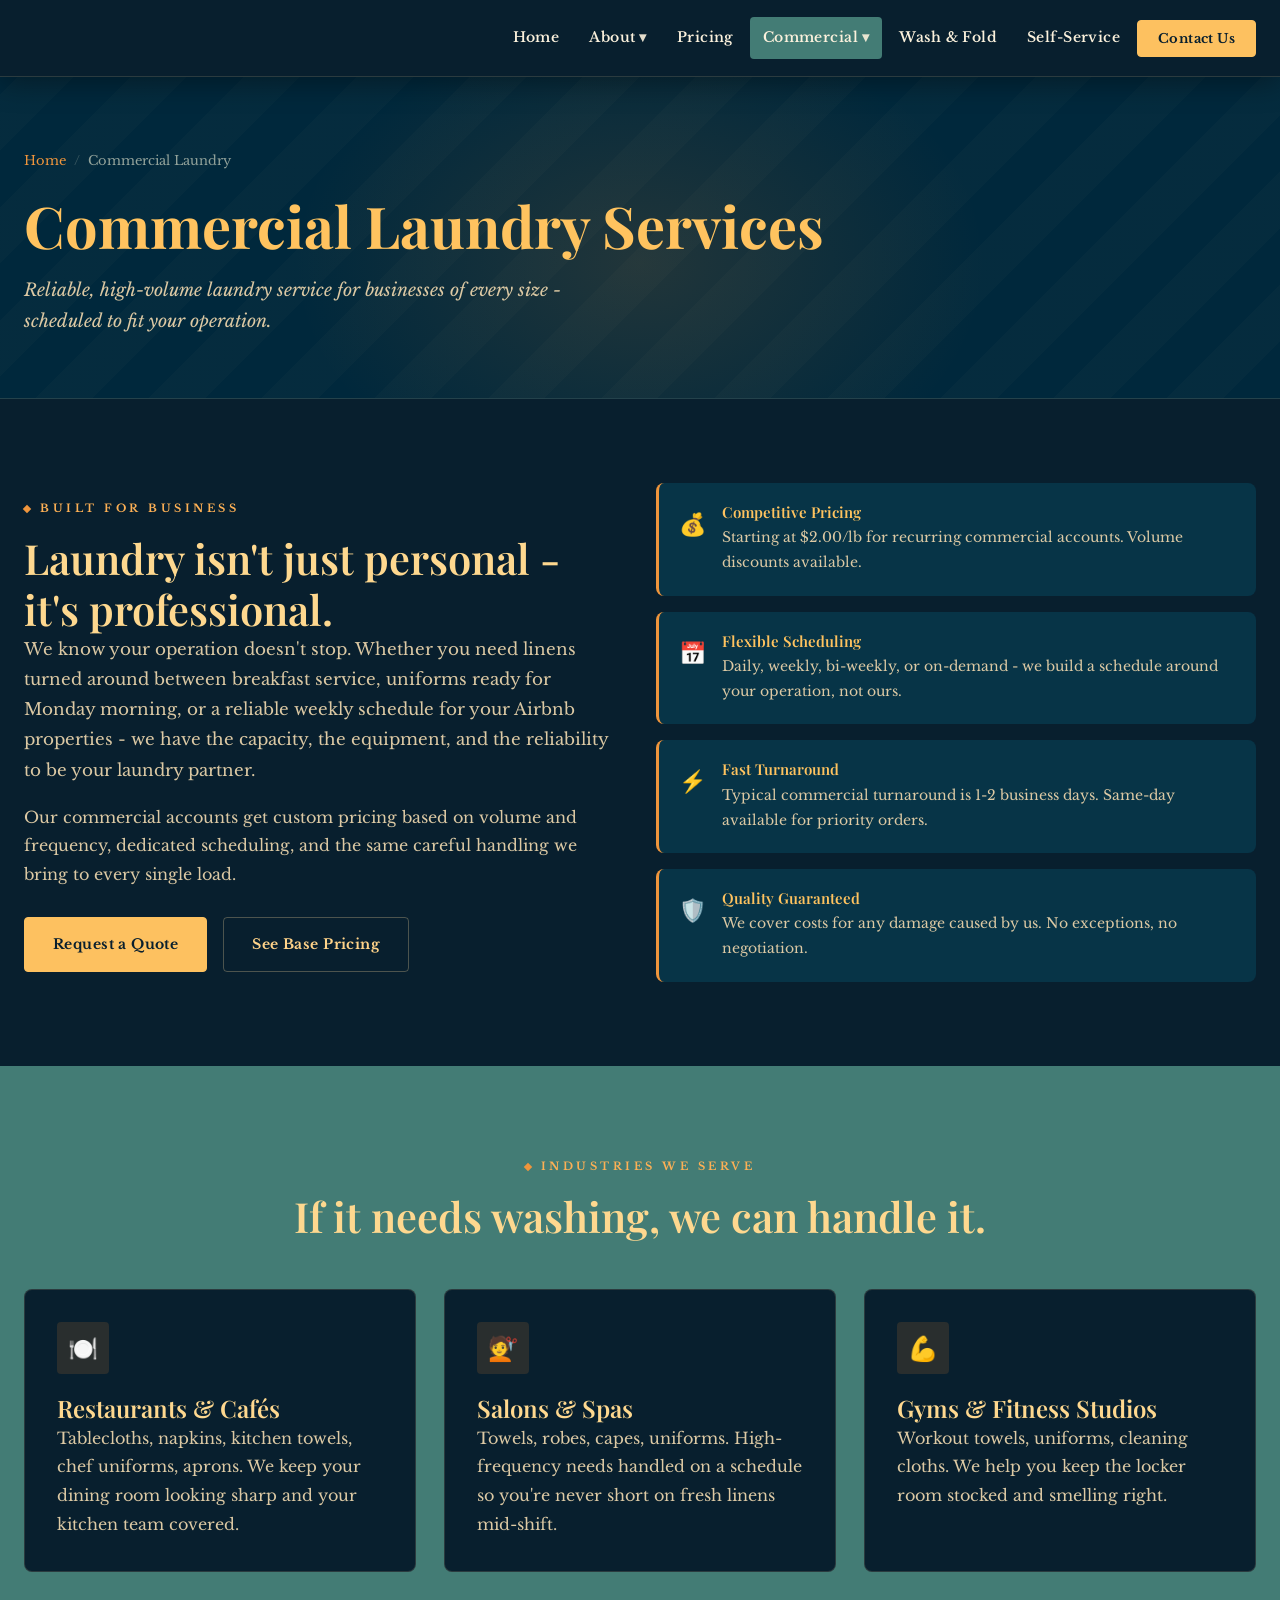
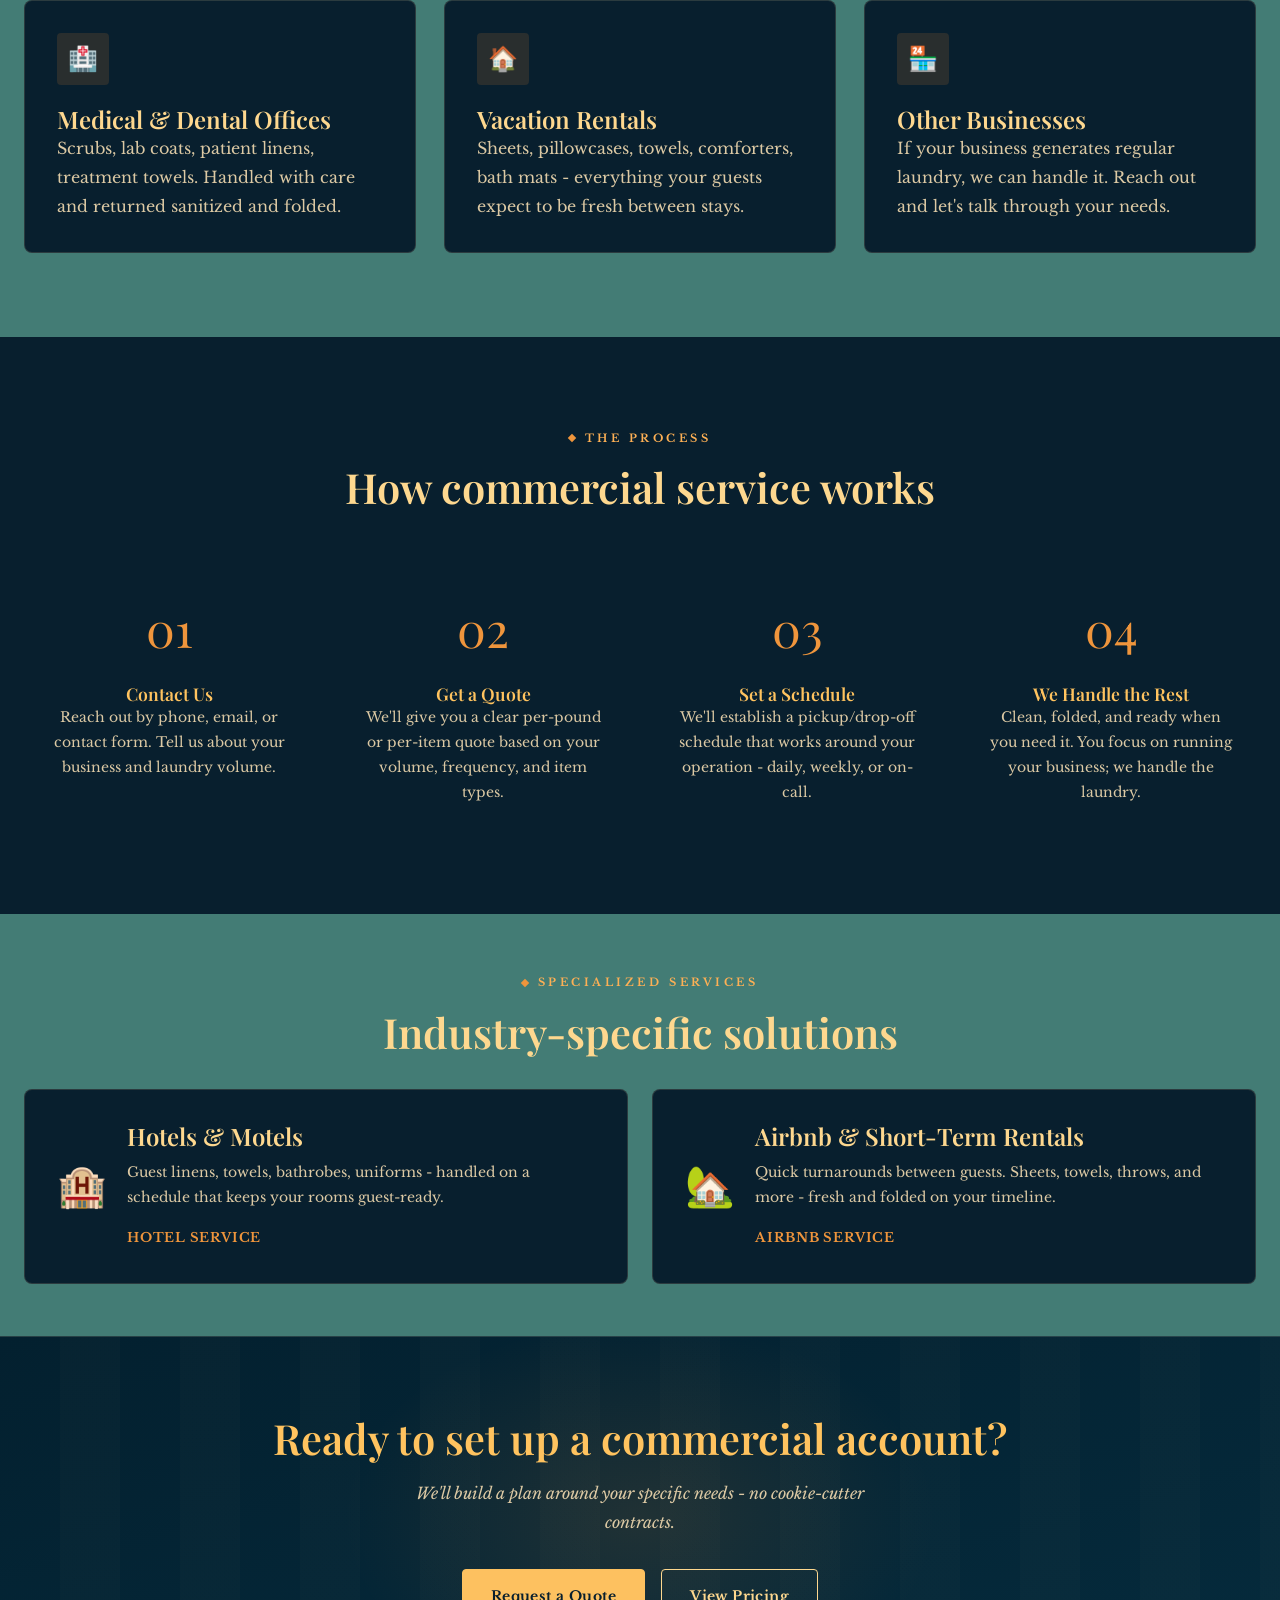
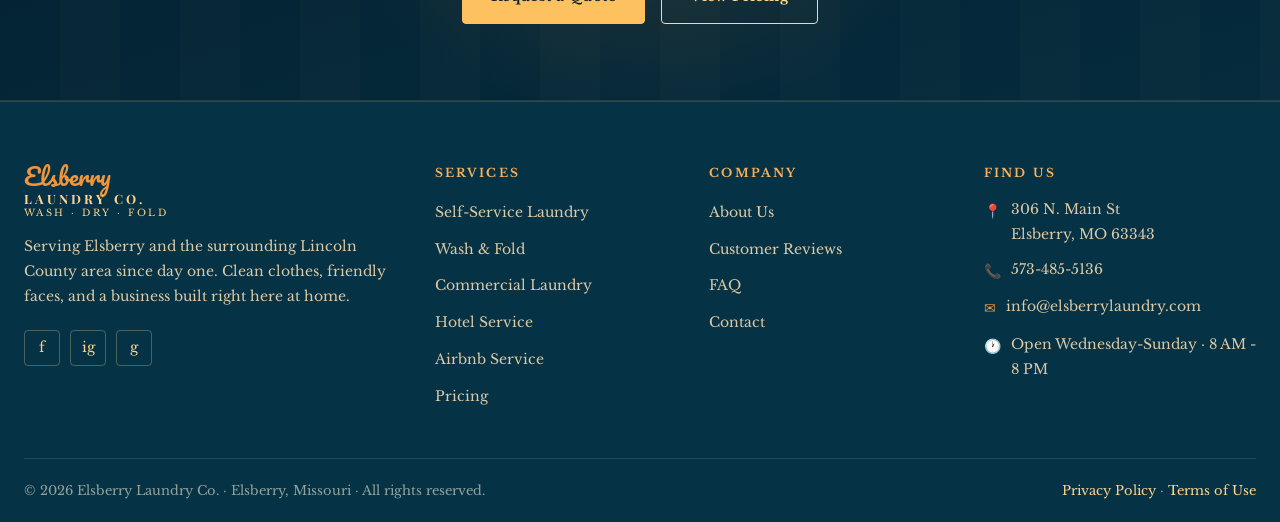
<file: commercial.html>
<!DOCTYPE html>
<html lang="en">
<head>
  <meta charset="UTF-8">
  <meta name="viewport" content="width=device-width, initial-scale=1.0">
  <title>Commercial Laundry | Elsberry Laundry Co.</title>
  <meta name="description" content="Commercial laundry services for businesses in Elsberry and Lincoln County, MO - restaurants, salons, gyms, offices, and more.">
  <link rel="stylesheet" href="style.css">
</head>
<body>
  <!--<div id="top-bar-placeholder"></div>-->
  <div id="nav-placeholder"></div>

  <div class="page-hero">
    <div class="container">
      <div class="breadcrumb"><a href="index.html">Home</a><span>/</span>Commercial Laundry</div>
      <h1>Commercial Laundry Services</h1>
      <p>Reliable, high-volume laundry service for businesses of every size - scheduled to fit your operation.</p>
    </div>
  </div>

  <!-- INTRO -->
  <section class="section">
    <div class="container">
      <div class="grid-2">
        <div>
          <span class="eyebrow">Built for Business</span>
          <h2>Laundry isn't just personal - it's professional.</h2>
          <p style="font-size:1.05rem">We know your operation doesn't stop. Whether you need linens turned around between breakfast service, uniforms ready for Monday morning, or a reliable weekly schedule for your Airbnb properties - we have the capacity, the equipment, and the reliability to be your laundry partner.</p>
          <p>Our commercial accounts get custom pricing based on volume and frequency, dedicated scheduling, and the same careful handling we bring to every single load.</p>
          <div style="margin-top:28px;display:flex;gap:16px;flex-wrap:wrap">
            <a href="contact.html" class="btn btn-primary">Request a Quote</a>
            <a href="pricing.html" class="btn btn-outline">See Base Pricing</a>
          </div>
        </div>
        <div style="display:flex;flex-direction:column;gap:16px">
          <div class="info-box">
            <div class="info-box-icon">💰</div>
            <div><h4>Competitive Pricing</h4><p>Starting at $2.00/lb for recurring commercial accounts. Volume discounts available.</p></div>
          </div>
          <div class="info-box">
            <div class="info-box-icon">📅</div>
            <div><h4>Flexible Scheduling</h4><p>Daily, weekly, bi-weekly, or on-demand - we build a schedule around your operation, not ours.</p></div>
          </div>
          <div class="info-box">
            <div class="info-box-icon">⚡</div>
            <div><h4>Fast Turnaround</h4><p>Typical commercial turnaround is 1-2 business days. Same-day available for priority orders.</p></div>
          </div>
          <div class="info-box">
            <div class="info-box-icon">🛡️</div>
            <div><h4>Quality Guaranteed</h4><p>We cover costs for any damage caused by us. No exceptions, no negotiation.</p></div>
          </div>
        </div>
      </div>
    </div>
  </section>

  <!-- WHO WE SERVE -->
  <section class="section bg-teal">
    <div class="container">
      <div class="text-center" style="margin-bottom:48px">
        <span class="eyebrow">Industries We Serve</span>
        <h2>If it needs washing, we can handle it.</h2>
      </div>
      <div class="grid-3">
        <div class="card">
          <div class="card-icon">🍽️</div>
          <h3>Restaurants & Cafés</h3>
          <p>Tablecloths, napkins, kitchen towels, chef uniforms, aprons. We keep your dining room looking sharp and your kitchen team covered.</p>
        </div>
        <div class="card">
          <div class="card-icon">💇</div>
          <h3>Salons & Spas</h3>
          <p>Towels, robes, capes, uniforms. High-frequency needs handled on a schedule so you're never short on fresh linens mid-shift.</p>
        </div>
        <div class="card">
          <div class="card-icon">💪</div>
          <h3>Gyms & Fitness Studios</h3>
          <p>Workout towels, uniforms, cleaning cloths. We help you keep the locker room stocked and smelling right.</p>
        </div>
        <div class="card">
          <div class="card-icon">🏥</div>
          <h3>Medical & Dental Offices</h3>
          <p>Scrubs, lab coats, patient linens, treatment towels. Handled with care and returned sanitized and folded.</p>
        </div>
        <div class="card">
          <div class="card-icon">🏠</div>
          <h3>Vacation Rentals</h3>
          <p>Sheets, pillowcases, towels, comforters, bath mats - everything your guests expect to be fresh between stays.</p>
        </div>
        <div class="card">
          <div class="card-icon">🏪</div>
          <h3>Other Businesses</h3>
          <p>If your business generates regular laundry, we can handle it. Reach out and let's talk through your needs.</p>
        </div>
      </div>
    </div>
  </section>

  <!-- HOW IT WORKS -->
  <section class="section">
    <div class="container">
      <div class="text-center" style="margin-bottom:48px">
        <span class="eyebrow">The Process</span>
        <h2>How commercial service works</h2>
      </div>
      <div class="grid-4">
        <div style="text-align:center;padding:24px">
          <div style="font-size:3rem;font-family:var(--font-display);color:var(--amber);margin-bottom:12px">01</div>
          <h4>Contact Us</h4>
          <p style="font-size:14px">Reach out by phone, email, or contact form. Tell us about your business and laundry volume.</p>
        </div>
        <div style="text-align:center;padding:24px">
          <div style="font-size:3rem;font-family:var(--font-display);color:var(--amber);margin-bottom:12px">02</div>
          <h4>Get a Quote</h4>
          <p style="font-size:14px">We'll give you a clear per-pound or per-item quote based on your volume, frequency, and item types.</p>
        </div>
        <div style="text-align:center;padding:24px">
          <div style="font-size:3rem;font-family:var(--font-display);color:var(--amber);margin-bottom:12px">03</div>
          <h4>Set a Schedule</h4>
          <p style="font-size:14px">We'll establish a pickup/drop-off schedule that works around your operation - daily, weekly, or on-call.</p>
        </div>
        <div style="text-align:center;padding:24px">
          <div style="font-size:3rem;font-family:var(--font-display);color:var(--amber);margin-bottom:12px">04</div>
          <h4>We Handle the Rest</h4>
          <p style="font-size:14px">Clean, folded, and ready when you need it. You focus on running your business; we handle the laundry.</p>
        </div>
      </div>
    </div>
  </section>

  <!-- SUB-PAGE LINKS -->
  <section class="section-sm bg-teal">
    <div class="container">
      <div class="text-center" style="margin-bottom:32px">
        <span class="eyebrow">Specialized Services</span>
        <h2>Industry-specific solutions</h2>
      </div>
      <div class="grid-2" style="gap:24px">
        <div class="card" style="display:flex;gap:20px;align-items:center">
          <div style="font-size:40px">🏨</div>
          <div>
            <h3 style="margin-bottom:8px">Hotels & Motels</h3>
            <p style="font-size:14px;margin-bottom:12px">Guest linens, towels, bathrobes, uniforms - handled on a schedule that keeps your rooms guest-ready.</p>
            <a href="hotels.html" class="service-link" style="font-size:13px;font-weight:700;letter-spacing:.06em;text-transform:uppercase;color:var(--amber);display:inline-flex;align-items:center;gap:6px">Hotel Service</a>
          </div>
        </div>
        <div class="card" style="display:flex;gap:20px;align-items:center">
          <div style="font-size:40px">🏡</div>
          <div>
            <h3 style="margin-bottom:8px">Airbnb & Short-Term Rentals</h3>
            <p style="font-size:14px;margin-bottom:12px">Quick turnarounds between guests. Sheets, towels, throws, and more - fresh and folded on your timeline.</p>
            <a href="airbnb.html" class="service-link" style="font-size:13px;font-weight:700;letter-spacing:.06em;text-transform:uppercase;color:var(--amber);display:inline-flex;align-items:center;gap:6px">Airbnb Service</a>
          </div>
        </div>
      </div>
    </div>
  </section>

  <div class="cta-banner">
    <div class="container">
      <h2>Ready to set up a commercial account?</h2>
      <p>We'll build a plan around your specific needs - no cookie-cutter contracts.</p>
      <div class="btn-group">
        <a href="contact.html" class="btn btn-primary">Request a Quote</a>
        <a href="pricing.html" class="btn btn-outline-light">View Pricing</a>
      </div>
    </div>
  </div>

  <div id="footer-placeholder"></div>
  <script src="components.js"></script>
</body>
</html>
</file>
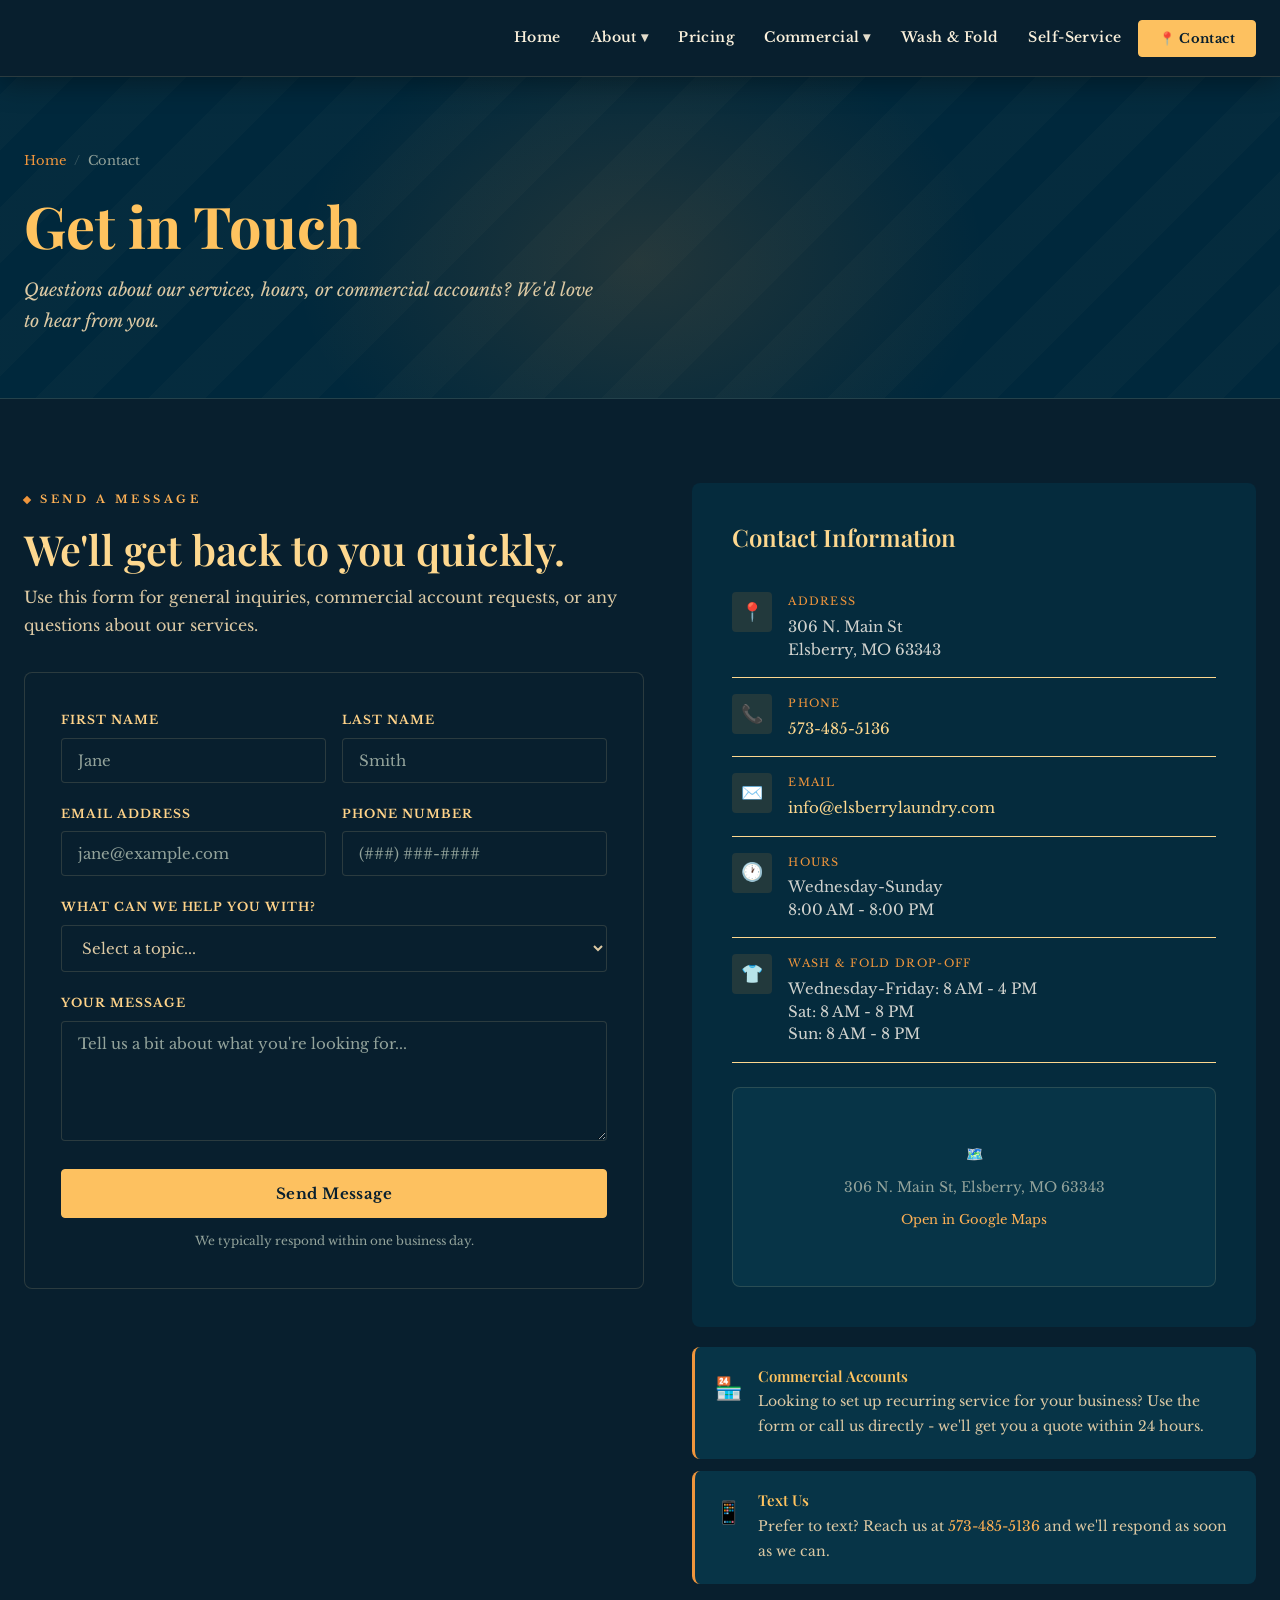
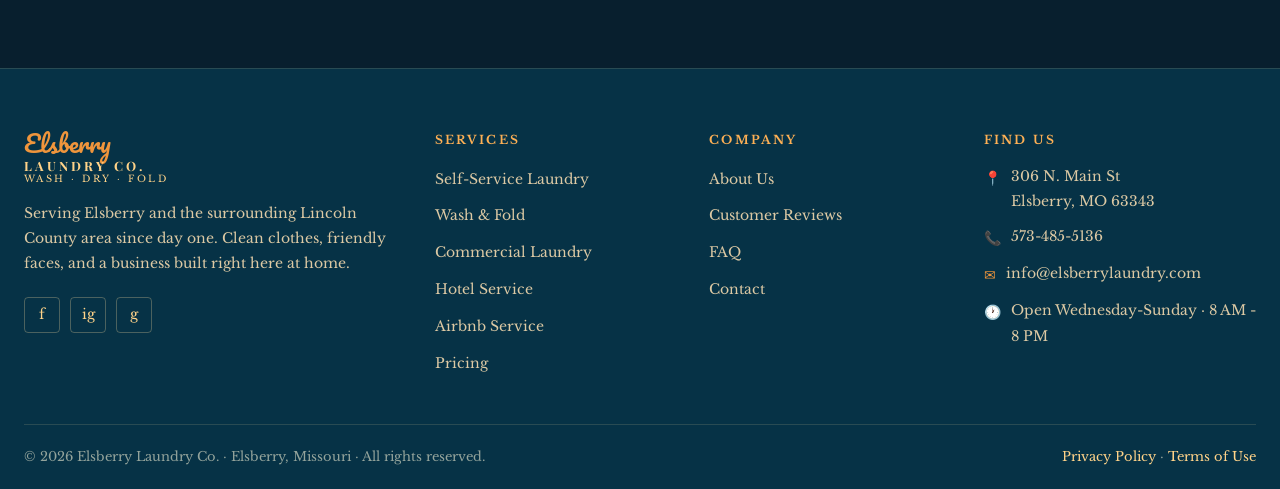
<file: contact.html>
<!DOCTYPE html>
<html lang="en">
<head>
  <meta charset="UTF-8">
  <meta name="viewport" content="width=device-width, initial-scale=1.0">
  <title>Contact Us | Elsberry Laundry Co.</title>
  <meta name="description" content="Contact Elsberry Laundry Co. - located at 306 N. Main St, Elsberry, MO. Call, email, or send a message. Open daily 6 AM-10 PM.">
  <link rel="stylesheet" href="style.css">
  <style>
    .contact-grid {
      display: grid;
      grid-template-columns: 1.1fr 1fr;
      gap: 48px;
      align-items: start;
    }
    .contact-info-card {
      background: var(--slate);
      color: var(--cream);
      border-radius: var(--radius-lg);
      padding: 40px;
    }
    .contact-info-card h3 {
      color: var(--cream);
      margin-bottom: 24px;
    }
    .contact-detail {
      display: flex;
      gap: 16px;
      align-items: flex-start;
      padding: 16px 0;
      border-bottom: 1px solid var(--cream);
    }
    .contact-detail:last-child { border-bottom: none; }
    .contact-detail-icon {
      width: 40px; height: 40px;
      background: rgba(200,135,58,.15);
      border-radius: var(--radius);
      display: flex;
      align-items: center;
      justify-content: center;
      font-size: 18px;
      flex-shrink: 0;
    }
    .contact-detail-label {
      font-size: 11px;
      letter-spacing: .12em;
      text-transform: uppercase;
      color: var(--amber);
      margin-bottom: 4px;
    }
    .contact-detail-value {
      font-size: 15px;
      color: rgba(245,240,232,.85);
      line-height: 1.5;
    }
    .contact-detail-value a { color: var(--cream); transition: color var(--transition); }
    .contact-detail-value a:hover { color: var(--amber); }
    .map-placeholder {
      background: var(--panel);
      border-radius: var(--radius-lg);
      height: 200px;
      display: flex;
      align-items: center;
      justify-content: center;
      color: var(--text-light);
      font-size: 14px;
      margin-top: 24px;
      border: 1px solid var(--border);
      flex-direction: column;
      gap: 8px;
    }
    @media(max-width:900px) {
      .contact-grid { grid-template-columns: 1fr; }
    }
  </style>
</head>
<body>
   <!--<div id="top-bar-placeholder"></div>-->
  <div id="nav-placeholder"></div>

  <div class="page-hero">
    <div class="container">
      <div class="breadcrumb"><a href="index.html">Home</a><span>/</span>Contact</div>
      <h1>Get in Touch</h1>
      <p>Questions about our services, hours, or commercial accounts? We'd love to hear from you.</p>
    </div>
  </div>

  <section class="section">
    <div class="container">
      <div class="contact-grid">

        <!-- FORM -->
        <div>
          <span class="eyebrow">Send a Message</span>
          <h2 style="margin-bottom:8px">We'll get back to you quickly.</h2>
          <p style="margin-bottom:32px">Use this form for general inquiries, commercial account requests, or any questions about our services.</p>

          <div style="background:var(--surface);border:1px solid var(--border);border-radius:var(--radius-lg);padding:36px">
            <div class="form-row">
              <div class="form-group">
                <label for="contact-first-name">First Name</label>
                <input id="contact-first-name" type="text" placeholder="Jane">
              </div>
              <div class="form-group">
                <label for="contact-last-name">Last Name</label>
                <input id="contact-last-name" type="text" placeholder="Smith">
              </div>
            </div>
            <div class="form-row">
              <div class="form-group">
                <label for="contact-email">Email Address</label>
                <input id="contact-email" type="email" placeholder="jane@example.com">
              </div>
              <div class="form-group">
                <label for="contact-phone">Phone Number</label>
                <input id="contact-phone" type="tel" placeholder="(###) ###-####">
              </div>
            </div>
            <div class="form-group">
              <label for="contact-topic">What can we help you with?</label>
              <select id="contact-topic">
                <option value="">Select a topic...</option>
                <option>Wash & Fold Service</option>
                <option>Self-Service Laundromat</option>
                <option>Commercial Account Inquiry</option>
                <option>Hotel / Hospitality Service</option>
                <option>Airbnb / Vacation Rental Service</option>
                <option>Pricing Question</option>
                <option>General Question</option>
                <option>Other</option>
              </select>
            </div>
            <div class="form-group">
              <label for="contact-message">Your Message</label>
              <textarea id="contact-message" placeholder="Tell us a bit about what you're looking for..."></textarea>
            </div>
            <button id="contact-submit" type="button" class="btn btn-primary" style="width:100%;justify-content:center;font-size:15px">Send Message</button>
            <p style="font-size:12px;color:var(--text-light);text-align:center;margin-top:12px">We typically respond within one business day.</p>
          </div>
        </div>

        <!-- INFO -->
        <div>
          <div class="contact-info-card">
            <h3>Contact Information</h3>
            <div class="contact-detail">
              <div class="contact-detail-icon">📍</div>
              <div>
                <div class="contact-detail-label">Address</div>
                <div class="contact-detail-value">
                  306 N. Main St<br>
                  Elsberry, MO 63343
                </div>
              </div>
            </div>
            <div class="contact-detail">
              <div class="contact-detail-icon">📞</div>
              <div>
                <div class="contact-detail-label">Phone</div>
                <div class="contact-detail-value">
                  <a href="tel:5734855136">573-485-5136</a>
                </div>
              </div>
            </div>
            <div class="contact-detail">
              <div class="contact-detail-icon">✉️</div>
              <div>
                <div class="contact-detail-label">Email</div>
                <div class="contact-detail-value">
                  <a href="mailto:info@elsberrylaundry.com">info@elsberrylaundry.com</a>
                </div>
              </div>
            </div>
            <div class="contact-detail">
              <div class="contact-detail-icon">🕐</div>
              <div>
                <div class="contact-detail-label">Hours</div>
                <div class="contact-detail-value">
                  Wednesday-Sunday<br>
                  8:00 AM - 8:00 PM
                </div>
              </div>
            </div>
            <div class="contact-detail">
              <div class="contact-detail-icon">👕</div>
              <div>
                <div class="contact-detail-label">Wash & Fold Drop-Off</div>
                <div class="contact-detail-value">
                  Wednesday-Friday: 8 AM - 4 PM<br>
                  Sat: 8 AM - 8 PM<br>
                  Sun: 8 AM - 8 PM
                </div>
              </div>
            </div>
            <div class="map-placeholder">
              <span>🗺️</span>
              <span>306 N. Main St, Elsberry, MO 63343</span>
              <a href="https://maps.app.goo.gl/ukmbevDgHC7D7ydx5" target="_blank" style="color:var(--amber-light);font-size:13px">Open in Google Maps</a>
            </div>
          </div>

          <div style="margin-top:20px;display:flex;flex-direction:column;gap:12px">
            <div class="info-box">
              <div class="info-box-icon">🏪</div>
              <div>
                <h4>Commercial Accounts</h4>
                <p>Looking to set up recurring service for your business? Use the form or call us directly - we'll get you a quote within 24 hours.</p>
              </div>
            </div>
            <div class="info-box">
              <div class="info-box-icon">📱</div>
              <div>
                <h4>Text Us</h4>
                <p>Prefer to text? Reach us at <a href="sms:5734855136" style="color:var(--amber-light)">573-485-5136</a> and we'll respond as soon as we can.</p>
              </div>
            </div>
          </div>
        </div>
      </div>
    </div>
  </section>

  <div id="footer-placeholder"></div>
  <script src="components.js"></script>
</body>
</html>
</file>
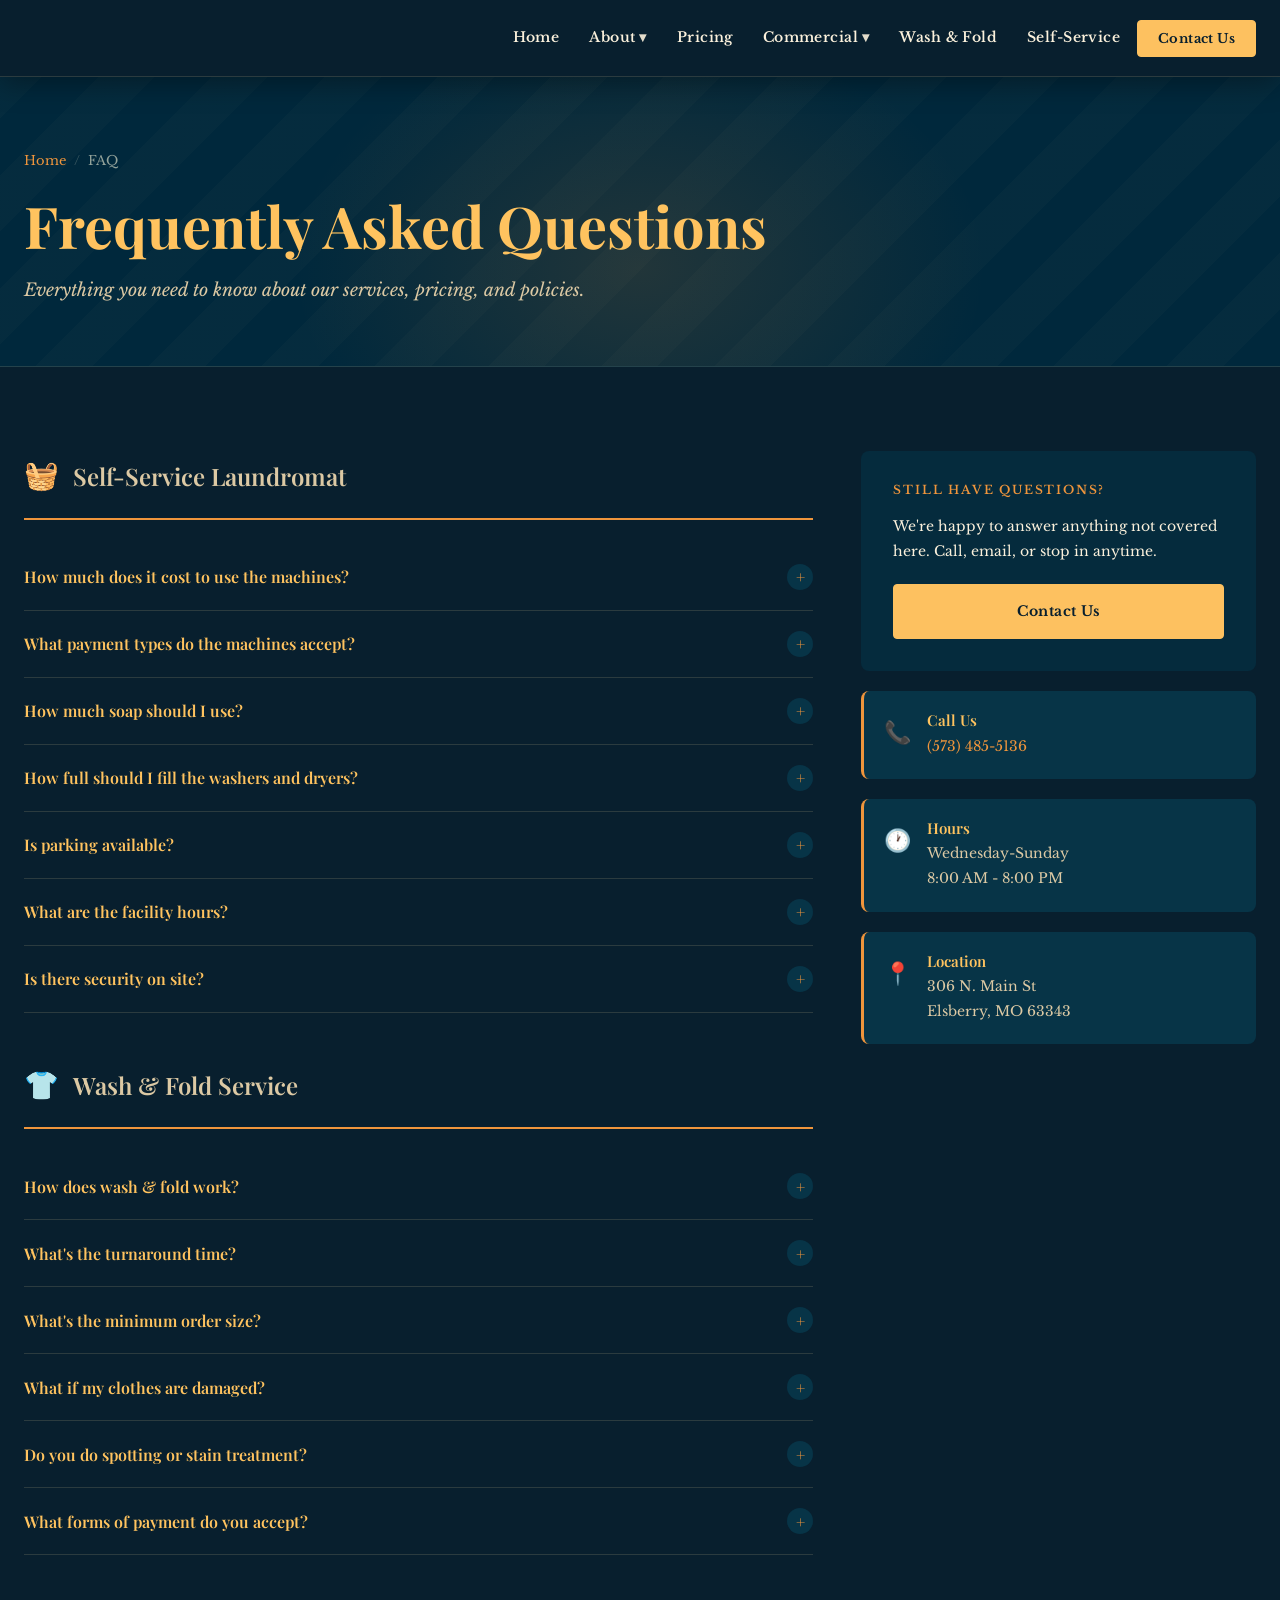
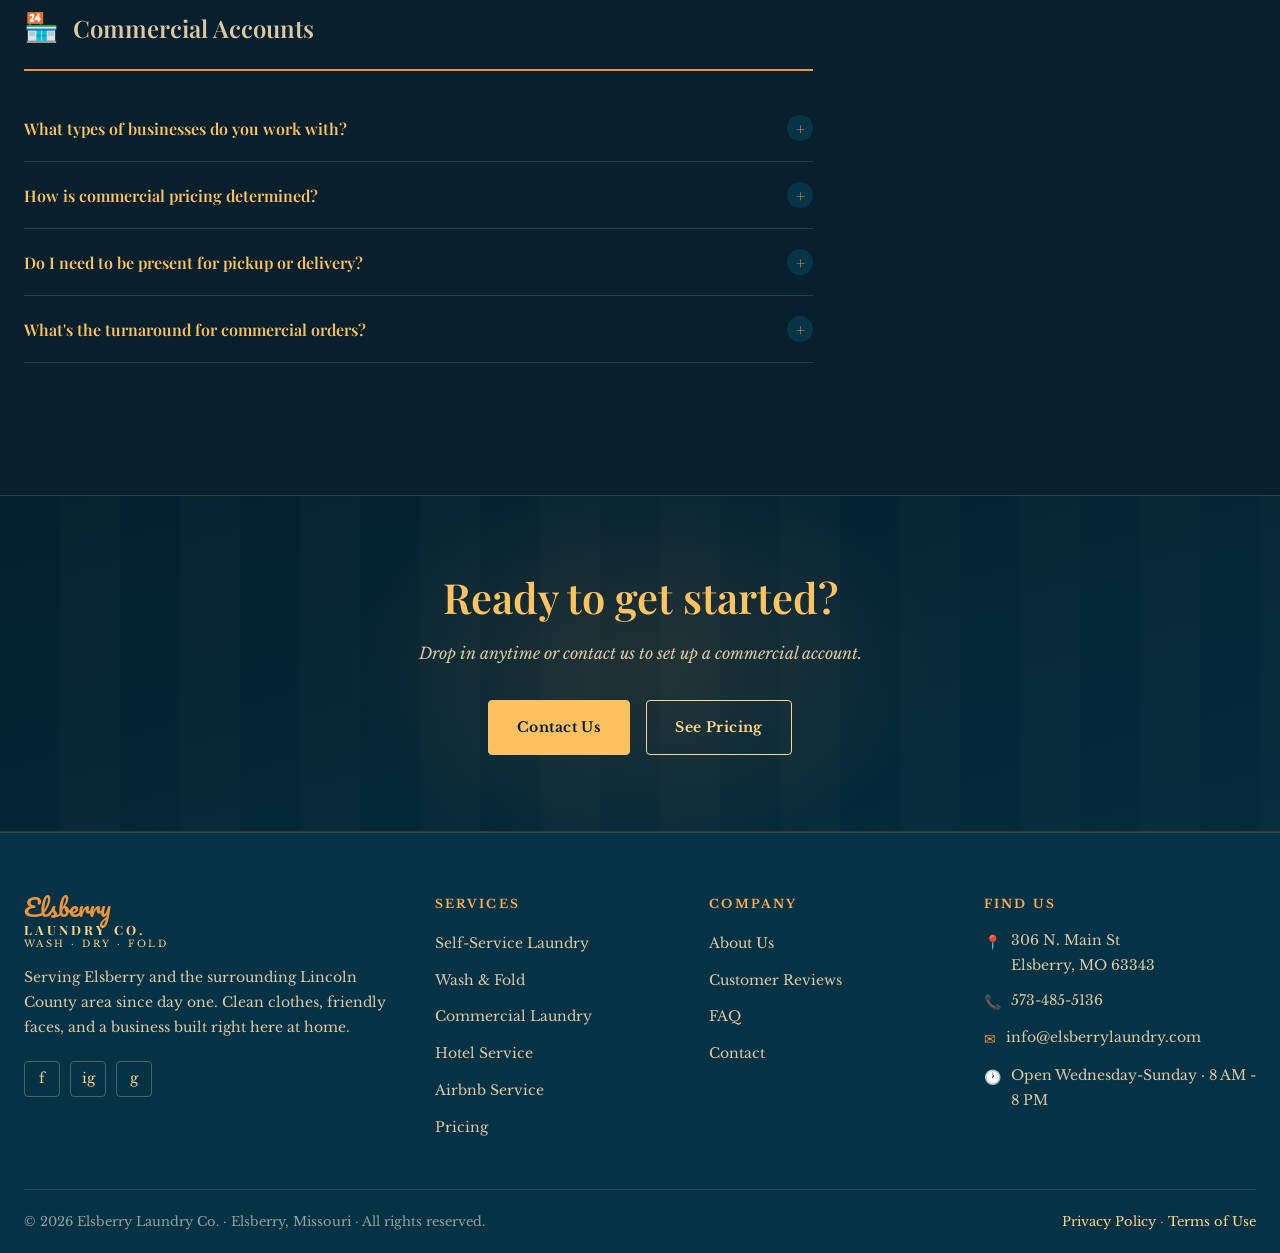
<file: faq.html>
<!DOCTYPE html>
<html lang="en">
<head>
  <meta charset="UTF-8">
  <meta name="viewport" content="width=device-width, initial-scale=1.0">
  <title>FAQ | Elsberry Laundry Co.</title>
  <meta name="description" content="Frequently asked questions about Elsberry Laundry Co. - self-service, wash & fold, and commercial laundry service in Elsberry, MO.">
  <link rel="stylesheet" href="style.css">
  <style>
    .faq-category { margin-bottom: 48px; }
    .faq-category-header {
      display: flex;
      align-items: center;
      gap: 14px;
      margin-bottom: 24px;
      padding-bottom: 16px;
      border-bottom: 2px solid var(--amber);
    }
    .faq-category-icon { font-size: 28px; }
    .faq-category-title { font-family: var(--font-display); font-size: 1.5rem; font-weight: 600; }
  </style>
</head>
<body>
   <!--<div id="top-bar-placeholder"></div>-->
  <div id="nav-placeholder"></div>

  <div class="page-hero">
    <div class="container">
      <div class="breadcrumb"><a href="index.html">Home</a><span>/</span>FAQ</div>
      <h1>Frequently Asked Questions</h1>
      <p>Everything you need to know about our services, pricing, and policies.</p>
    </div>
  </div>

  <section class="section">
    <div class="container">
      <div class="grid-2-1">
        <div>

          <!-- SELF SERVICE -->
          <div class="faq-category">
            <div class="faq-category-header">
              <span class="faq-category-icon">🧺</span>
              <span class="faq-category-title">Self-Service Laundromat</span>
            </div>
            <div class="faq-item">
              <button class="faq-question">How much does it cost to use the machines? <span class="faq-icon">+</span></button>
              <div class="faq-answer">Machine prices range based on size. Our smallest machines wash a 20 lb load and start at $3.75 to wash. Our family sized machines wash a 30 lb load and start at $5.75. Our two largest machines wash a 60lb load and start at $8.75; Dryers are $0.50 to start for the first 12 minutes, each additional $0.25 will add 6 minutes to the cycle. Exact prices are posted at each machine.</div>
            </div>
            <div class="faq-item">
              <button class="faq-question">What payment types do the machines accept? <span class="faq-icon">+</span></button>
              <div class="faq-answer">All of our machines are currently coin-operated, but we have plans to add payment options in the future. We have a quarter change machine on site for convenience that can handle up $1, $5, $10, and $20 bills.</div>
            </div>
            <div class="faq-item">
              <button class="faq-question">How much soap should I use? <span class="faq-icon">+</span></button>
              <div class="faq-answer">This is a common point of confusion, as the machine may say that it holds 6 standard loads of laundry. However, this does not mean that the machine needs 6x the amount of soap. Our attendant can help you figure out the right amount - just ask. Generally, less is more with high-efficiency machines to avoid residue buildup.</div>
            </div>
            <div class="faq-item">
              <button class="faq-question">How full should I fill the washers and dryers? <span class="faq-icon">+</span></button>
              <div class="faq-answer">Fill washers all the way up, but don't pack them so tight clothes can't move freely. Fill dryers only halfway - clothes need room to tumble or they won't dry evenly.</div>
            </div>
            <div class="faq-item">
              <button class="faq-question">Is parking available? <span class="faq-icon">+</span></button>
              <div class="faq-answer">Yes - we currently have parking in the front and on the side of the building. We have plans to increase parking behind the building in the near future. No need to hunt for street parking.</div>
            </div>
            <div class="faq-item">
              <button class="faq-question">What are the facility hours? <span class="faq-icon">+</span></button>
              <div class="faq-answer">We're open Wednesday-Sunday from 8 AM to 8 PM. Please plan to start your last load with enough time to finish before closing. The facility is attended during all operating hours.</div>
            </div>
            <div class="faq-item">
              <button class="faq-question">Is there security on site? <span class="faq-icon">+</span></button>
              <div class="faq-answer">Yes. Our facility has security cameras throughout for your safety and the safety of your belongings. An attendant is also on duty during business hours.</div>
            </div>
          </div>

          <!-- WASH & FOLD -->
          <div class="faq-category">
            <div class="faq-category-header">
              <span class="faq-category-icon">👕</span>
              <span class="faq-category-title">Wash & Fold Service</span>
            </div>
            <div class="faq-item">
              <button class="faq-question">How does wash & fold work? <span class="faq-icon">+</span></button>
              <div class="faq-answer">Drop off your laundry in a bag or basket, we weigh it, wash it, dry it, and fold it. You'll get a text when it's done. Come pick it up at your convenience. That's it.</div>
            </div>
            <div class="faq-item">
              <button class="faq-question">What's the turnaround time? <span class="faq-icon">+</span></button>
              <div class="faq-answer">Standard service is two business days. Same-day service is available for an additional charge ($2.00/lb, $30 minimum). We'll text you as soon as your order is ready.</div>
            </div>
            <div class="faq-item">
              <button class="faq-question">What's the minimum order size? <span class="faq-icon">+</span></button>
              <div class="faq-answer">Wash & fold has a minimum order of $18 (standard) or $30 (same-day). This typically works out to 10-15 lbs of laundry.</div>
            </div>
            <!--<div class="faq-item">
              <button class="faq-question">What detergent do you use? <span class="faq-icon">+</span></button>
              <div class="faq-answer">We use commercial-grade detergent, Snuggle softener, and Snuggle dryer sheets. Upon request, we can use Clorox bleach for whites, OdoBan for odor/disinfection, or All Free & Clear for sensitive/hypoallergenic needs. Just let us know at drop-off.</div>
            </div>-->
            <div class="faq-item">
              <button class="faq-question">What if my clothes are damaged? <span class="faq-icon">+</span></button>
              <div class="faq-answer">If we damage something, we cover the cost - full stop. No run-around, no negotiation. We take care of your clothes like they're our own, and we stand behind that.</div>
            </div>
            <div class="faq-item">
              <button class="faq-question">Do you do spotting or stain treatment? <span class="faq-icon">+</span></button>
              <div class="faq-answer">Yes, absolutely. We pre-treat soiled areas on every wash & fold order as part of our standard service.</div>
            </div>
            <div class="faq-item">
              <button class="faq-question">What forms of payment do you accept? <span class="faq-icon">+</span></button>
              <div class="faq-answer">Cash and all major credit/debit cards. We also accept Google Pay.</div>
            </div>
          </div>

          <!-- COMMERCIAL -->
          <div class="faq-category">
            <div class="faq-category-header">
              <span class="faq-category-icon">🏪</span>
              <span class="faq-category-title">Commercial Accounts</span>
            </div>
            <div class="faq-item">
              <button class="faq-question">What types of businesses do you work with? <span class="faq-icon">+</span></button>
              <div class="faq-answer">We work with restaurants, hotels, motels, Airbnb hosts, wedding venues, salons, spas, gyms, sports teams, medical offices, and any business with recurring laundry needs. If you're not sure if we're a fit, just reach out - we're happy to talk through your situation.</div>
            </div>
            <div class="faq-item">
              <button class="faq-question">How is commercial pricing determined? <span class="faq-icon">+</span></button>
              <div class="faq-answer">Commercial pricing is customized based on volume, item types, and frequency of service. Our standard per-pound rate starts at $2.00/lb for recurring accounts. Contact us for a custom quote.</div>
            </div>
            <div class="faq-item">
              <button class="faq-question">Do I need to be present for pickup or delivery? <span class="faq-icon">+</span></button>
              <div class="faq-answer">No. We can coordinate a standing pickup location - back door, loading area, designated spot - that works for your operation. We'll communicate via text for scheduling and confirmation.</div>
            </div>
            <div class="faq-item">
              <button class="faq-question">What's the turnaround for commercial orders? <span class="faq-icon">+</span></button>
              <div class="faq-answer">Commercial turnaround is typically 1-2 business days depending on volume and schedule. We work with you to build a recurring schedule that keeps your operation running smoothly.</div>
            </div>
          </div>

        </div>

        <!-- SIDEBAR -->
        <div style="display:flex;flex-direction:column;gap:20px;position:sticky;top:100px;align-self:start">
          <div style="background:var(--slate);color:var(--cream);border-radius:var(--radius-lg);padding:32px">
            <h4 style="color:var(--amber);font-family:var(--font-body);font-size:12px;letter-spacing:.15em;text-transform:uppercase;margin-bottom:16px">Still have questions?</h4>
            <p style="color:var(--text-dark);font-size:14px;margin-bottom:20px">We're happy to answer anything not covered here. Call, email, or stop in anytime.</p>
            <a href="contact.html" class="btn btn-primary" style="width:100%;justify-content:center">Contact Us</a>
          </div>
          <div class="info-box">
            <div class="info-box-icon">📞</div>
            <div><h4>Call Us</h4><p><a href="tel:5734855136" style="color:var(--amber)">(573) 485-5136</a></p></div>
          </div>
          <div class="info-box">
            <div class="info-box-icon">🕐</div>
            <div><h4>Hours</h4><p>Wednesday-Sunday<br>8:00 AM - 8:00 PM</p></div>
          </div>
          <div class="info-box">
            <div class="info-box-icon">📍</div>
            <div><h4>Location</h4><p>306 N. Main St<br>Elsberry, MO 63343</p></div>
          </div>
        </div>
      </div>
    </div>
  </section>

  <div class="cta-banner">
    <div class="container">
      <h2>Ready to get started?</h2>
      <p>Drop in anytime or contact us to set up a commercial account.</p>
      <div class="btn-group">
        <a href="contact.html" class="btn btn-primary">Contact Us</a>
        <a href="pricing.html" class="btn btn-outline-light">See Pricing</a>
      </div>
    </div>
  </div>

  <div id="footer-placeholder"></div>
  <script src="components.js"></script>
</body>
</html>
</file>
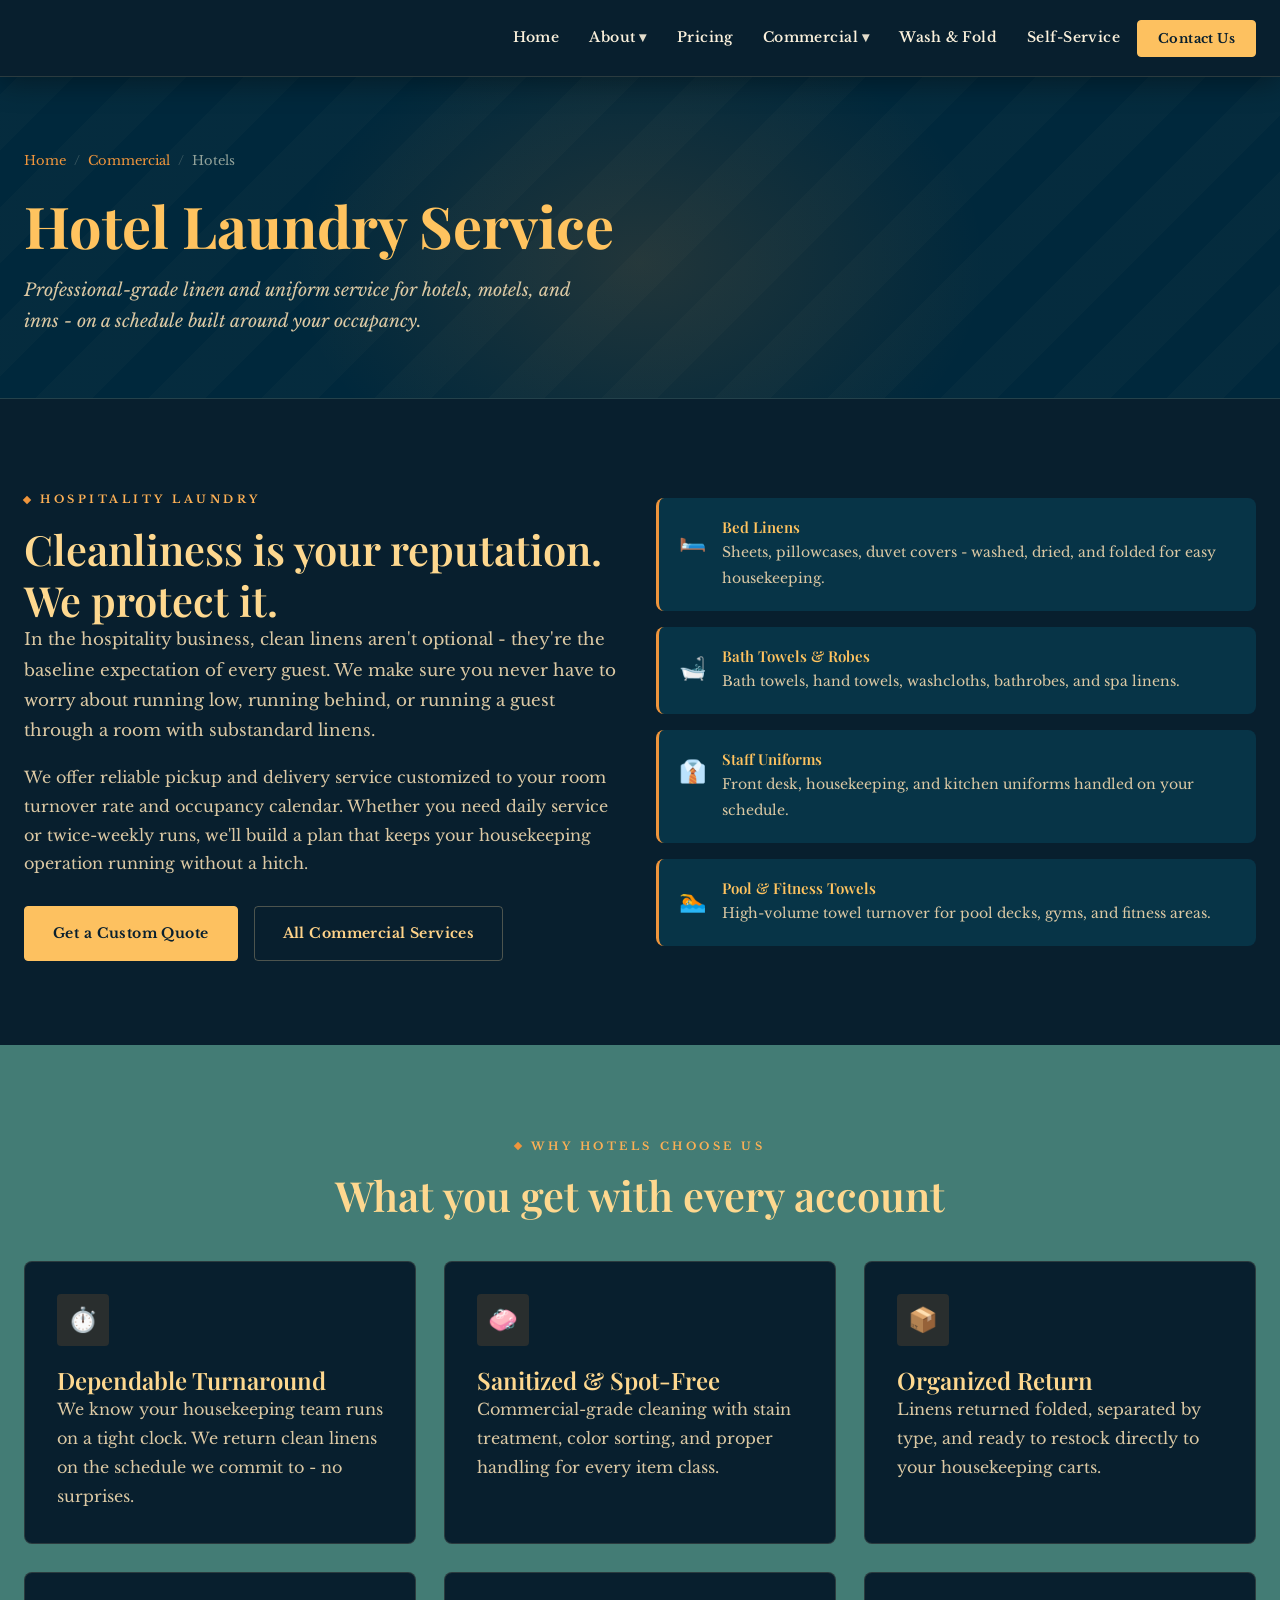
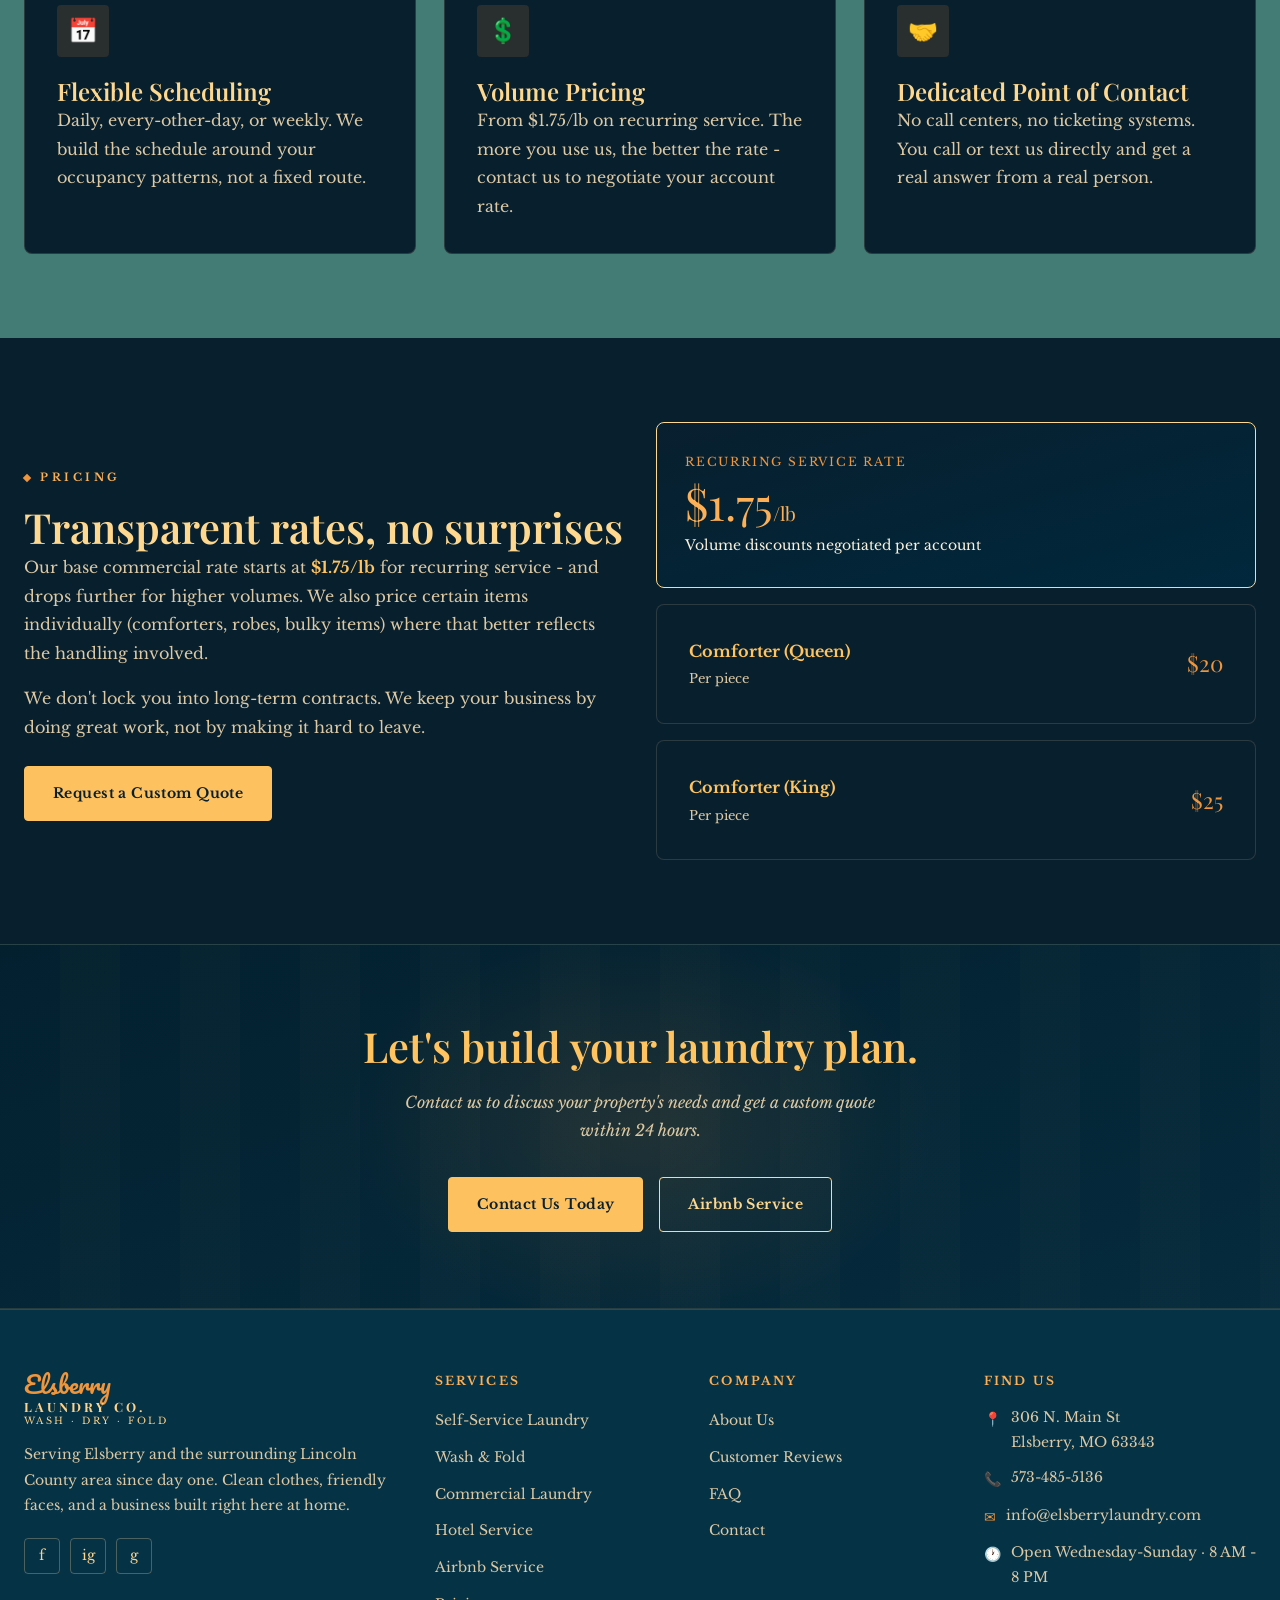
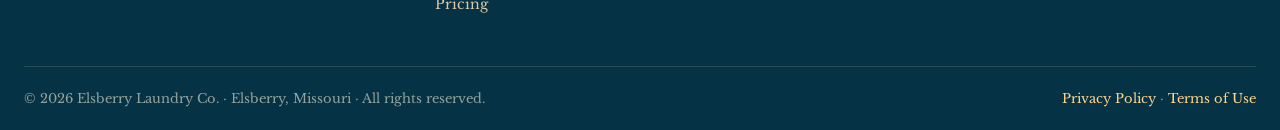
<file: hotels.html>
<!DOCTYPE html>
<html lang="en">
<head>
  <meta charset="UTF-8">
  <meta name="viewport" content="width=device-width, initial-scale=1.0">
  <title>Hotel Laundry Service | Elsberry Laundry Co.</title>
  <meta name="description" content="Commercial laundry service for hotels and motels in Lincoln County, MO - reliable, fast turnaround for guest linens, towels, and uniforms.">
  <link rel="stylesheet" href="style.css">
</head>
<body>
   <!--<div id="top-bar-placeholder"></div>-->
  <div id="nav-placeholder"></div>

  <div class="page-hero">
    <div class="container">
      <div class="breadcrumb"><a href="index.html">Home</a><span>/</span><a href="commercial.html">Commercial</a><span>/</span>Hotels</div>
      <h1>Hotel Laundry Service</h1>
      <p>Professional-grade linen and uniform service for hotels, motels, and inns - on a schedule built around your occupancy.</p>
    </div>
  </div>

  <section class="section">
    <div class="container">
      <div class="grid-2">
        <div>
          <span class="eyebrow">Hospitality Laundry</span>
          <h2>Cleanliness is your reputation. We protect it.</h2>
          <p style="font-size:1.05rem">In the hospitality business, clean linens aren't optional - they're the baseline expectation of every guest. We make sure you never have to worry about running low, running behind, or running a guest through a room with substandard linens.</p>
          <p>We offer reliable pickup and delivery service customized to your room turnover rate and occupancy calendar. Whether you need daily service or twice-weekly runs, we'll build a plan that keeps your housekeeping operation running without a hitch.</p>
          <div style="margin-top:28px;display:flex;gap:16px;flex-wrap:wrap">
            <a href="contact.html" class="btn btn-primary">Get a Custom Quote</a>
            <a href="commercial.html" class="btn btn-outline">All Commercial Services</a>
          </div>
        </div>
        <div style="display:flex;flex-direction:column;gap:16px">
          <div class="info-box"><div class="info-box-icon">🛏️</div><div><h4>Bed Linens</h4><p>Sheets, pillowcases, duvet covers - washed, dried, and folded for easy housekeeping.</p></div></div>
          <div class="info-box"><div class="info-box-icon">🛁</div><div><h4>Bath Towels & Robes</h4><p>Bath towels, hand towels, washcloths, bathrobes, and spa linens.</p></div></div>
          <div class="info-box"><div class="info-box-icon">👔</div><div><h4>Staff Uniforms</h4><p>Front desk, housekeeping, and kitchen uniforms handled on your schedule.</p></div></div>
          <div class="info-box"><div class="info-box-icon">🏊</div><div><h4>Pool & Fitness Towels</h4><p>High-volume towel turnover for pool decks, gyms, and fitness areas.</p></div></div>
        </div>
      </div>
    </div>
  </section>

  <!-- WHY CHOOSE -->
  <section class="section bg-teal">
    <div class="container">
      <div class="text-center" style="margin-bottom:40px">
        <span class="eyebrow">Why Hotels Choose Us</span>
        <h2>What you get with every account</h2>
      </div>
      <div class="grid-3">
        <div class="card">
          <div class="card-icon">⏱️</div>
          <h3>Dependable Turnaround</h3>
          <p>We know your housekeeping team runs on a tight clock. We return clean linens on the schedule we commit to - no surprises.</p>
        </div>
        <div class="card">
          <div class="card-icon">🧼</div>
          <h3>Sanitized & Spot-Free</h3>
          <p>Commercial-grade cleaning with stain treatment, color sorting, and proper handling for every item class.</p>
        </div>
        <div class="card">
          <div class="card-icon">📦</div>
          <h3>Organized Return</h3>
          <p>Linens returned folded, separated by type, and ready to restock directly to your housekeeping carts.</p>
        </div>
        <div class="card">
          <div class="card-icon">📅</div>
          <h3>Flexible Scheduling</h3>
          <p>Daily, every-other-day, or weekly. We build the schedule around your occupancy patterns, not a fixed route.</p>
        </div>
        <div class="card">
          <div class="card-icon">💲</div>
          <h3>Volume Pricing</h3>
          <p>From $1.75/lb on recurring service. The more you use us, the better the rate - contact us to negotiate your account rate.</p>
        </div>
        <div class="card">
          <div class="card-icon">🤝</div>
          <h3>Dedicated Point of Contact</h3>
          <p>No call centers, no ticketing systems. You call or text us directly and get a real answer from a real person.</p>
        </div>
      </div>
    </div>
  </section>

  <!-- PRICING HIGHLIGHT -->
  <section class="section">
    <div class="container">
      <div class="grid-2">
        <div>
          <span class="eyebrow">Pricing</span>
          <h2>Transparent rates, no surprises</h2>
          <p>Our base commercial rate starts at <strong>$1.75/lb</strong> for recurring service - and drops further for higher volumes. We also price certain items individually (comforters, robes, bulky items) where that better reflects the handling involved.</p>
          <p>We don't lock you into long-term contracts. We keep your business by doing great work, not by making it hard to leave.</p>
          <a href="contact.html" class="btn btn-primary" style="margin-top:8px">Request a Custom Quote</a>
        </div>
        <div style="display:flex;flex-direction:column;gap:16px">
          <div class="pricing-card featured" style="text-align:left;padding:28px">
            <div style="font-size:12px;letter-spacing:.15em;text-transform:uppercase;color:var(--amber);margin-bottom:8px">Recurring Service Rate</div>
            <div style="font-family:var(--font-display);font-size:2.8rem;color:var(--amber-light);line-height:1">$1.75<span style="font-size:1.2rem">/lb</span></div>
            <p style="color:var(--text-dark);font-size:14px;margin:8px 0 0">Volume discounts negotiated per account</p>
          </div>
          <div class="card" style="display:flex;justify-content:space-between;align-items:center">
            <div><strong>Comforter (Queen)</strong><p style="font-size:13px;margin:2px 0 0">Per piece</p></div>
            <div style="font-family:var(--font-display);font-size:1.4rem;color:var(--amber)">$20</div>
          </div>
          <div class="card" style="display:flex;justify-content:space-between;align-items:center">
            <div><strong>Comforter (King)</strong><p style="font-size:13px;margin:2px 0 0">Per piece</p></div>
            <div style="font-family:var(--font-display);font-size:1.4rem;color:var(--amber)">$25</div>
          </div>
        </div>
      </div>
    </div>
  </section>

  <div class="cta-banner">
    <div class="container">
      <h2>Let's build your laundry plan.</h2>
      <p>Contact us to discuss your property's needs and get a custom quote within 24 hours.</p>
      <div class="btn-group">
        <a href="contact.html" class="btn btn-primary">Contact Us Today</a>
        <a href="airbnb.html" class="btn btn-outline-light">Airbnb Service</a>
      </div>
    </div>
  </div>

  <div id="footer-placeholder"></div>
  <script src="components.js"></script>
</body>
</html>
</file>
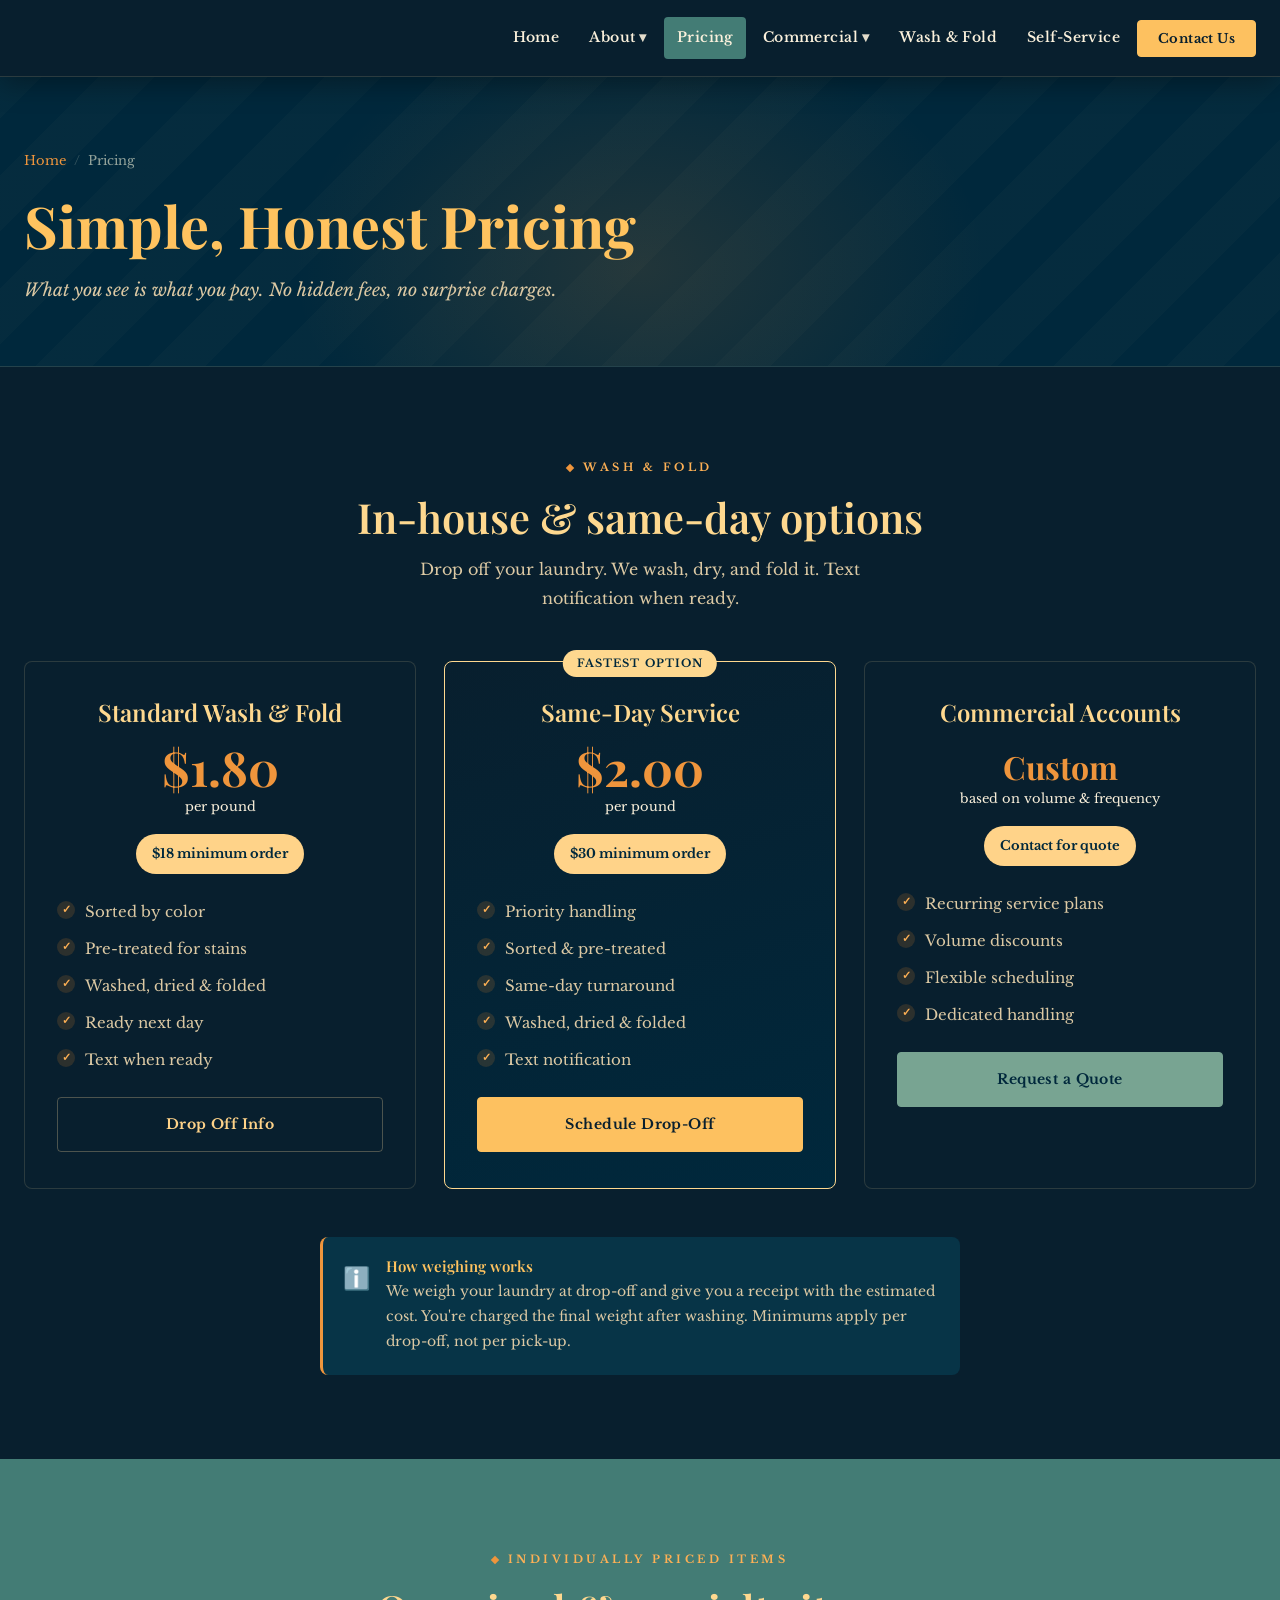
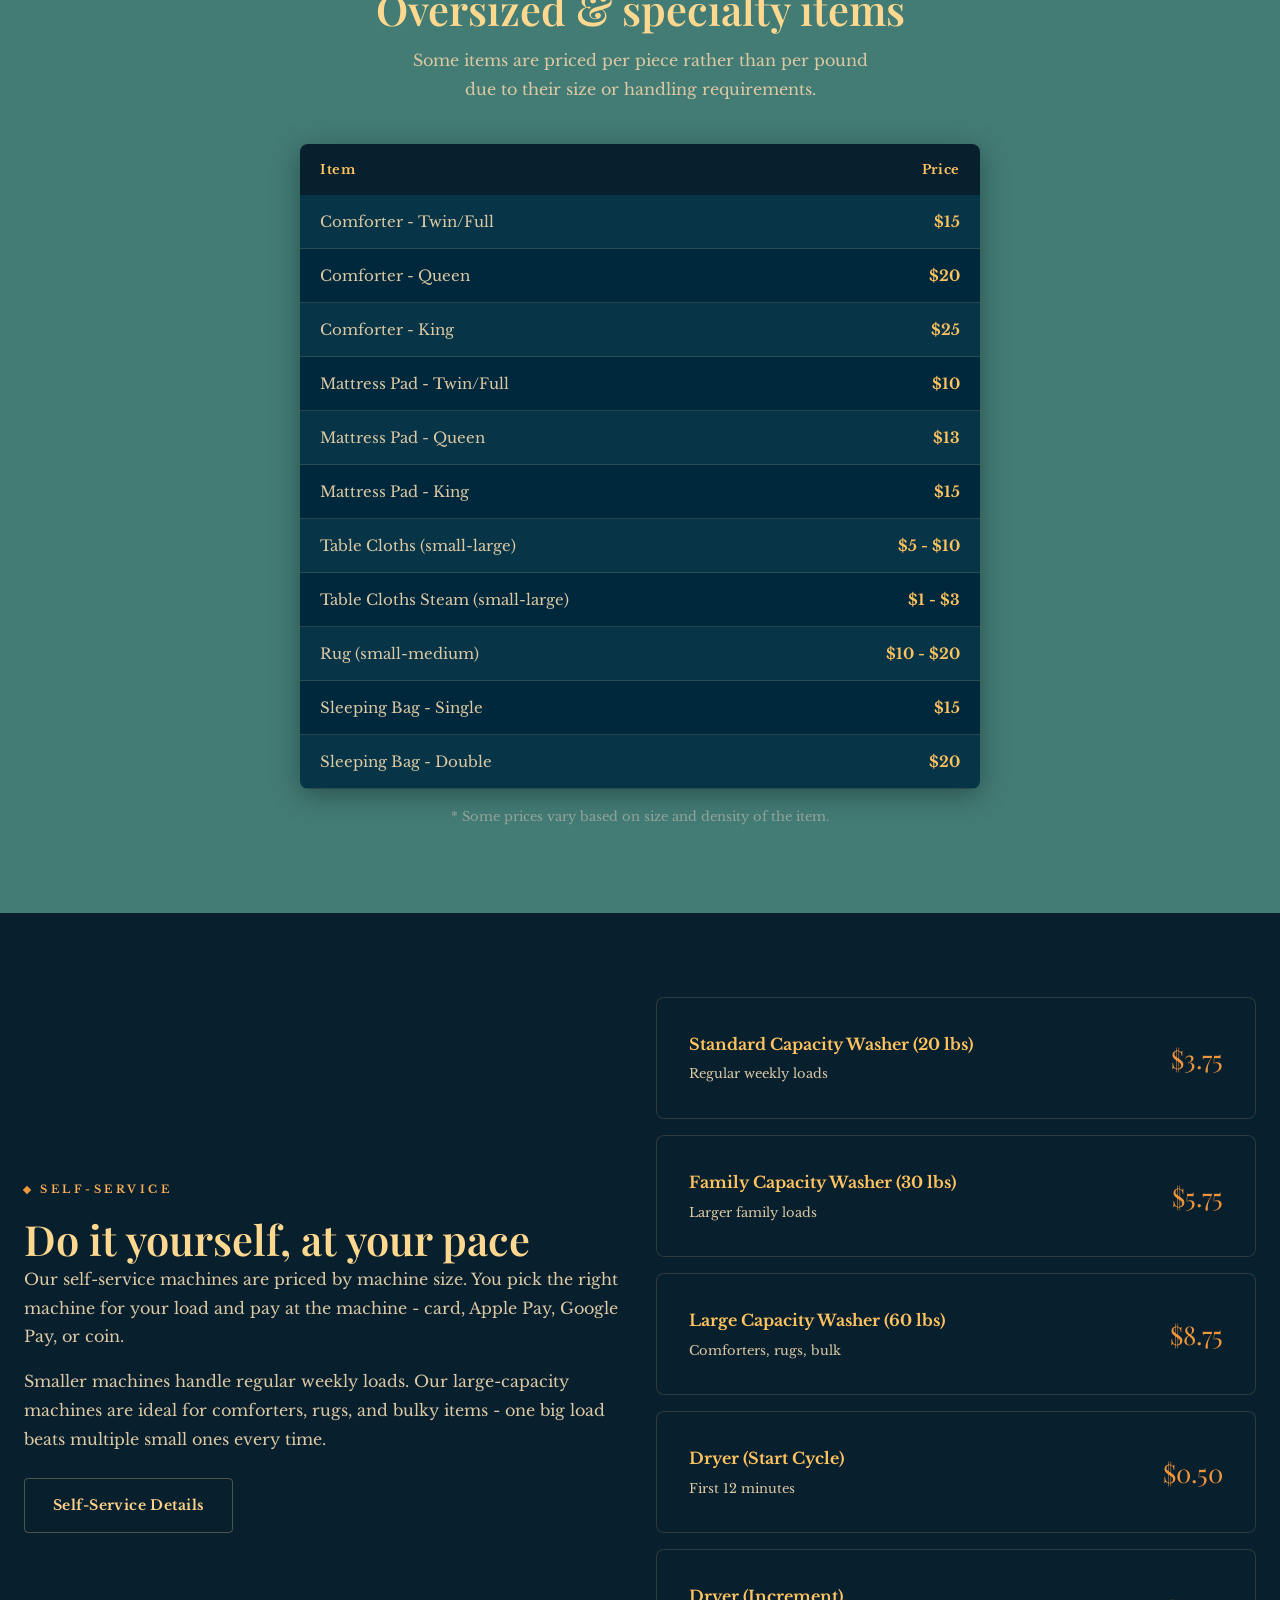
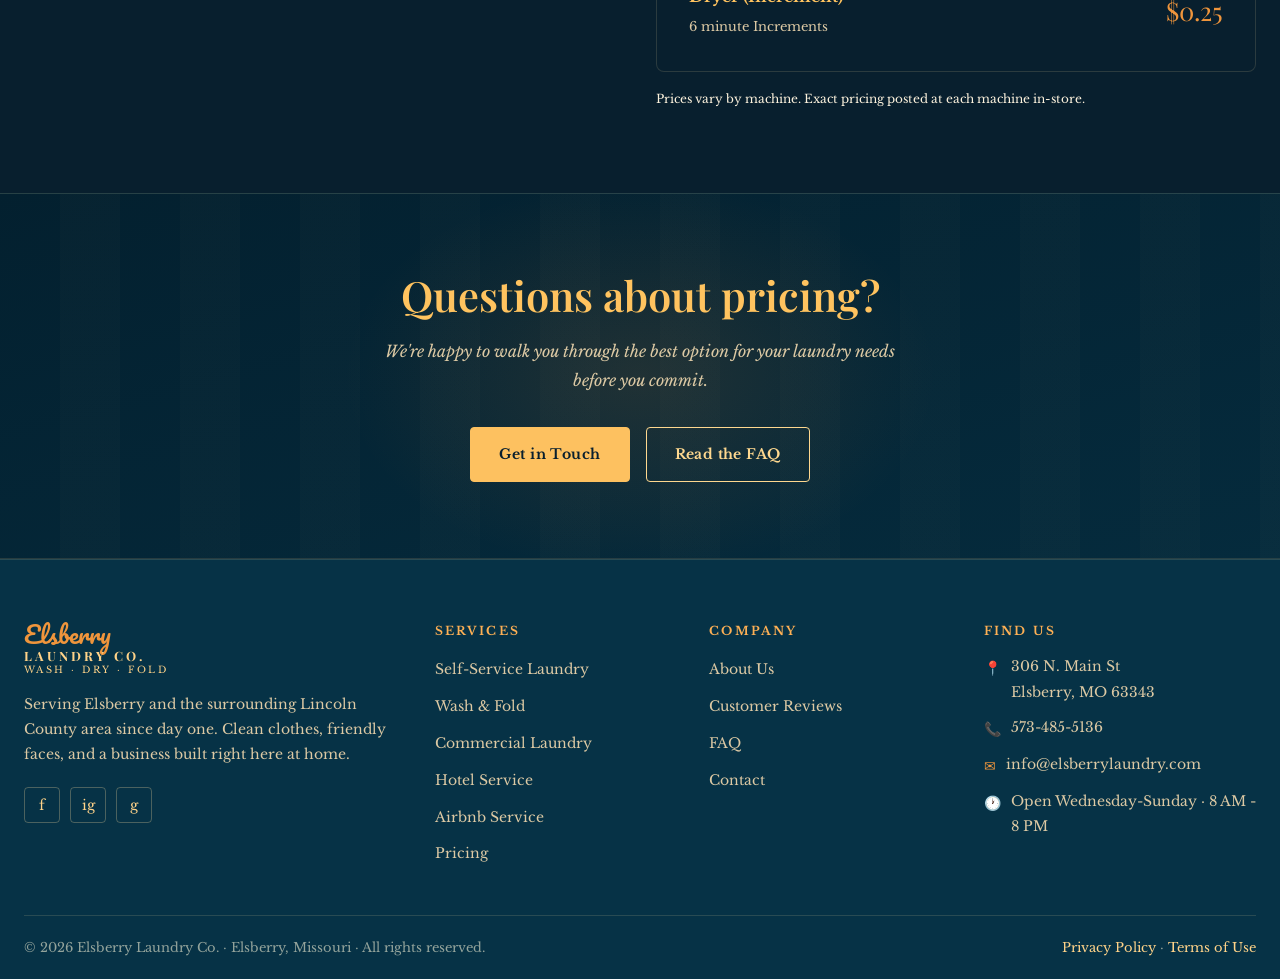
<file: pricing.html>
<!DOCTYPE html>
<html lang="en">
<head>
  <meta charset="UTF-8">
  <meta name="viewport" content="width=device-width, initial-scale=1.0">
  <title>Pricing | Elsberry Laundry Co.</title>
  <meta name="description" content="Transparent, fair pricing for wash & fold, same-day service, and commercial laundry at Elsberry Laundry Co.">
  <link rel="stylesheet" href="style.css">
</head>
<body>
   <!--<div id="top-bar-placeholder"></div>-->
  <div id="nav-placeholder"></div>

  <div class="page-hero">
    <div class="container">
      <div class="breadcrumb"><a href="index.html">Home</a><span>/</span>Pricing</div>
      <h1>Simple, Honest Pricing</h1>
      <p>What you see is what you pay. No hidden fees, no surprise charges.</p>
    </div>
  </div>

  <!-- WASH & FOLD PRICING -->
  <section class="section">
    <div class="container">
      <div class="text-center" style="margin-bottom:48px">
        <span class="eyebrow">Wash & Fold</span>
        <h2>In-house & same-day options</h2>
        <p style="max-width:480px;margin:12px auto 0">Drop off your laundry. We wash, dry, and fold it. Text notification when ready.</p>
      </div>
      <div class="grid-3" style="margin-bottom:48px">
        <div class="pricing-card">
          <h3>Standard Wash & Fold</h3>
          <div class="pricing-amount">$1.80</div>
          <div class="pricing-unit">per pound</div>
          <div class="pricing-min">$18 minimum order</div>
          <ul class="feature-list">
            <li>Sorted by color</li>
            <li>Pre-treated for stains</li>
            <li>Washed, dried & folded</li>
            <li>Ready next day</li>
            <li>Text when ready</li>
          </ul>
          <div style="margin-top:24px">
            <a href="contact.html" class="btn btn-outline" style="width:100%;justify-content:center">Drop Off Info</a>
          </div>
        </div>
        <div class="pricing-card featured">
          <div class="pricing-badge">Fastest Option</div>
          <h3>Same-Day Service</h3>
          <div class="pricing-amount">$2.00</div>
          <div class="pricing-unit">per pound</div>
          <div class="pricing-min">$30 minimum order</div>
          <ul class="feature-list" style="color:rgba(245,240,232,.8)">
            <li>Priority handling</li>
            <li>Sorted & pre-treated</li>
            <li>Same-day turnaround</li>
            <li>Washed, dried & folded</li>
            <li>Text notification</li>
          </ul>
          <div style="margin-top:24px">
            <a href="contact.html" class="btn btn-primary" style="width:100%;justify-content:center">Schedule Drop-Off</a>
          </div>
        </div>
        <div class="pricing-card">
          <h3>Commercial Accounts</h3>
          <div class="pricing-amount" style="font-size:2rem;margin-top:24px">Custom</div>
          <div class="pricing-unit">based on volume & frequency</div>
          <div class="pricing-min">Contact for quote</div>
          <ul class="feature-list">
            <li>Recurring service plans</li>
            <li>Volume discounts</li>
            <li>Flexible scheduling</li>
            <li>Dedicated handling</li>
          </ul>
          <div style="margin-top:24px">
            <a href="contact.html" class="btn btn-teal" style="width:100%;justify-content:center">Request a Quote</a>
          </div>
        </div>
      </div>

      <!-- NOTE -->
      <div class="info-box" style="max-width:640px;margin:0 auto">
        <div class="info-box-icon">ℹ️</div>
        <div>
          <h4>How weighing works</h4>
          <p>We weigh your laundry at drop-off and give you a receipt with the estimated cost. You're charged the final weight after washing. Minimums apply per drop-off, not per pick-up.</p>
        </div>
      </div>
    </div>
  </section>

  <!-- INDIVIDUAL ITEMS -->
  <section class="section bg-teal">
    <div class="container">
      <div class="text-center" style="margin-bottom:40px">
        <span class="eyebrow">Individually Priced Items</span>
        <h2>Oversized & specialty items</h2>
        <p style="max-width:480px;margin:12px auto 0">Some items are priced per piece rather than per pound due to their size or handling requirements.</p>
      </div>
      <div style="max-width:680px;margin:0 auto;border-radius:var(--radius-lg);overflow:hidden;box-shadow:var(--shadow-md)">
        <table class="price-table">
          <thead>
            <tr>
              <th>Item</th>
              <th>Price</th>
            </tr>
          </thead>
          <tbody>
            <tr><td>Comforter - Twin/Full</td><td>$15</td></tr>
            <tr><td>Comforter - Queen</td><td>$20</td></tr>
            <tr><td>Comforter - King</td><td>$25</td></tr>
            <tr><td>Mattress Pad - Twin/Full</td><td>$10</td></tr>
            <tr><td>Mattress Pad - Queen</td><td>$13</td></tr>
            <tr><td>Mattress Pad - King</td><td>$15</td></tr>
            <tr><td>Table Cloths (small-large)</td><td>$5 - $10</td></tr>
            <tr><td>Table Cloths Steam (small-large)</td><td>$1 - $3</td></tr>
            <tr><td>Rug (small-medium)</td><td>$10 - $20</td></tr>
            <tr><td>Sleeping Bag - Single</td><td>$15</td></tr>
            <tr><td>Sleeping Bag - Double</td><td>$20</td></tr>
          </tbody>
        </table>
      </div>
      <p style="text-align:center;font-size:13px;color:var(--text-light);margin-top:16px">* Some prices vary based on size and density of the item.</p>
    </div>
  </section>

  <!-- SELF SERVICE -->
  <section class="section">
    <div class="container">
      <div class="grid-2">
        <div>
          <span class="eyebrow">Self-Service</span>
          <h2>Do it yourself, at your pace</h2>
          <p>Our self-service machines are priced by machine size. You pick the right machine for your load and pay at the machine - card, Apple Pay, Google Pay, or coin.</p>
          <p>Smaller machines handle regular weekly loads. Our large-capacity machines are ideal for comforters, rugs, and bulky items - one big load beats multiple small ones every time.</p>
          <a href="self-service.html" class="btn btn-outline" style="margin-top:8px">Self-Service Details</a>
        </div>
        <div style="display:flex;flex-direction:column;gap:16px">
          <div class="card" style="display:flex;justify-content:space-between;align-items:center">
            <div><strong>Standard Capacity Washer (20 lbs)</strong><p style="font-size:13px;margin:4px 0 0">Regular weekly loads</p></div>
            <div style="font-family:var(--font-display);font-size:1.6rem;color:var(--amber)">$3.75</div>
          </div>
          <div class="card" style="display:flex;justify-content:space-between;align-items:center">
            <div><strong>Family Capacity Washer (30 lbs)</strong><p style="font-size:13px;margin:4px 0 0">Larger family loads</p></div>
            <div style="font-family:var(--font-display);font-size:1.6rem;color:var(--amber)">$5.75</div>
          </div>
          <div class="card" style="display:flex;justify-content:space-between;align-items:center">
            <div><strong>Large Capacity Washer (60 lbs)</strong><p style="font-size:13px;margin:4px 0 0">Comforters, rugs, bulk</p></div>
            <div style="font-family:var(--font-display);font-size:1.6rem;color:var(--amber)">$8.75</div>
          </div>
          <div class="card" style="display:flex;justify-content:space-between;align-items:center">
            <div><strong>Dryer (Start Cycle)</strong><p style="font-size:13px;margin:4px 0 0">First 12 minutes</p></div>
            <div style="font-family:var(--font-display);font-size:1.6rem;color:var(--amber)">$0.50</div>
          </div>
          <div class="card" style="display:flex;justify-content:space-between;align-items:center">
            <div><strong>Dryer (Increment)</strong><p style="font-size:13px;margin:4px 0 0">6 minute Increments</p></div>
            <div style="font-family:var(--font-display);font-size:1.6rem;color:var(--amber)">$0.25</div>
          </div>
          <p style="font-size:12px;color:var(--text-dark)">Prices vary by machine. Exact pricing posted at each machine in-store.</p>
        </div>
      </div>
    </div>
  </section>

  <div class="cta-banner">
    <div class="container">
      <h2>Questions about pricing?</h2>
      <p>We're happy to walk you through the best option for your laundry needs before you commit.</p>
      <div class="btn-group">
        <a href="contact.html" class="btn btn-primary">Get in Touch</a>
        <a href="faq.html" class="btn btn-outline-light">Read the FAQ</a>
      </div>
    </div>
  </div>

  <div id="footer-placeholder"></div>
  <script src="components.js"></script>
</body>
</html>
</file>
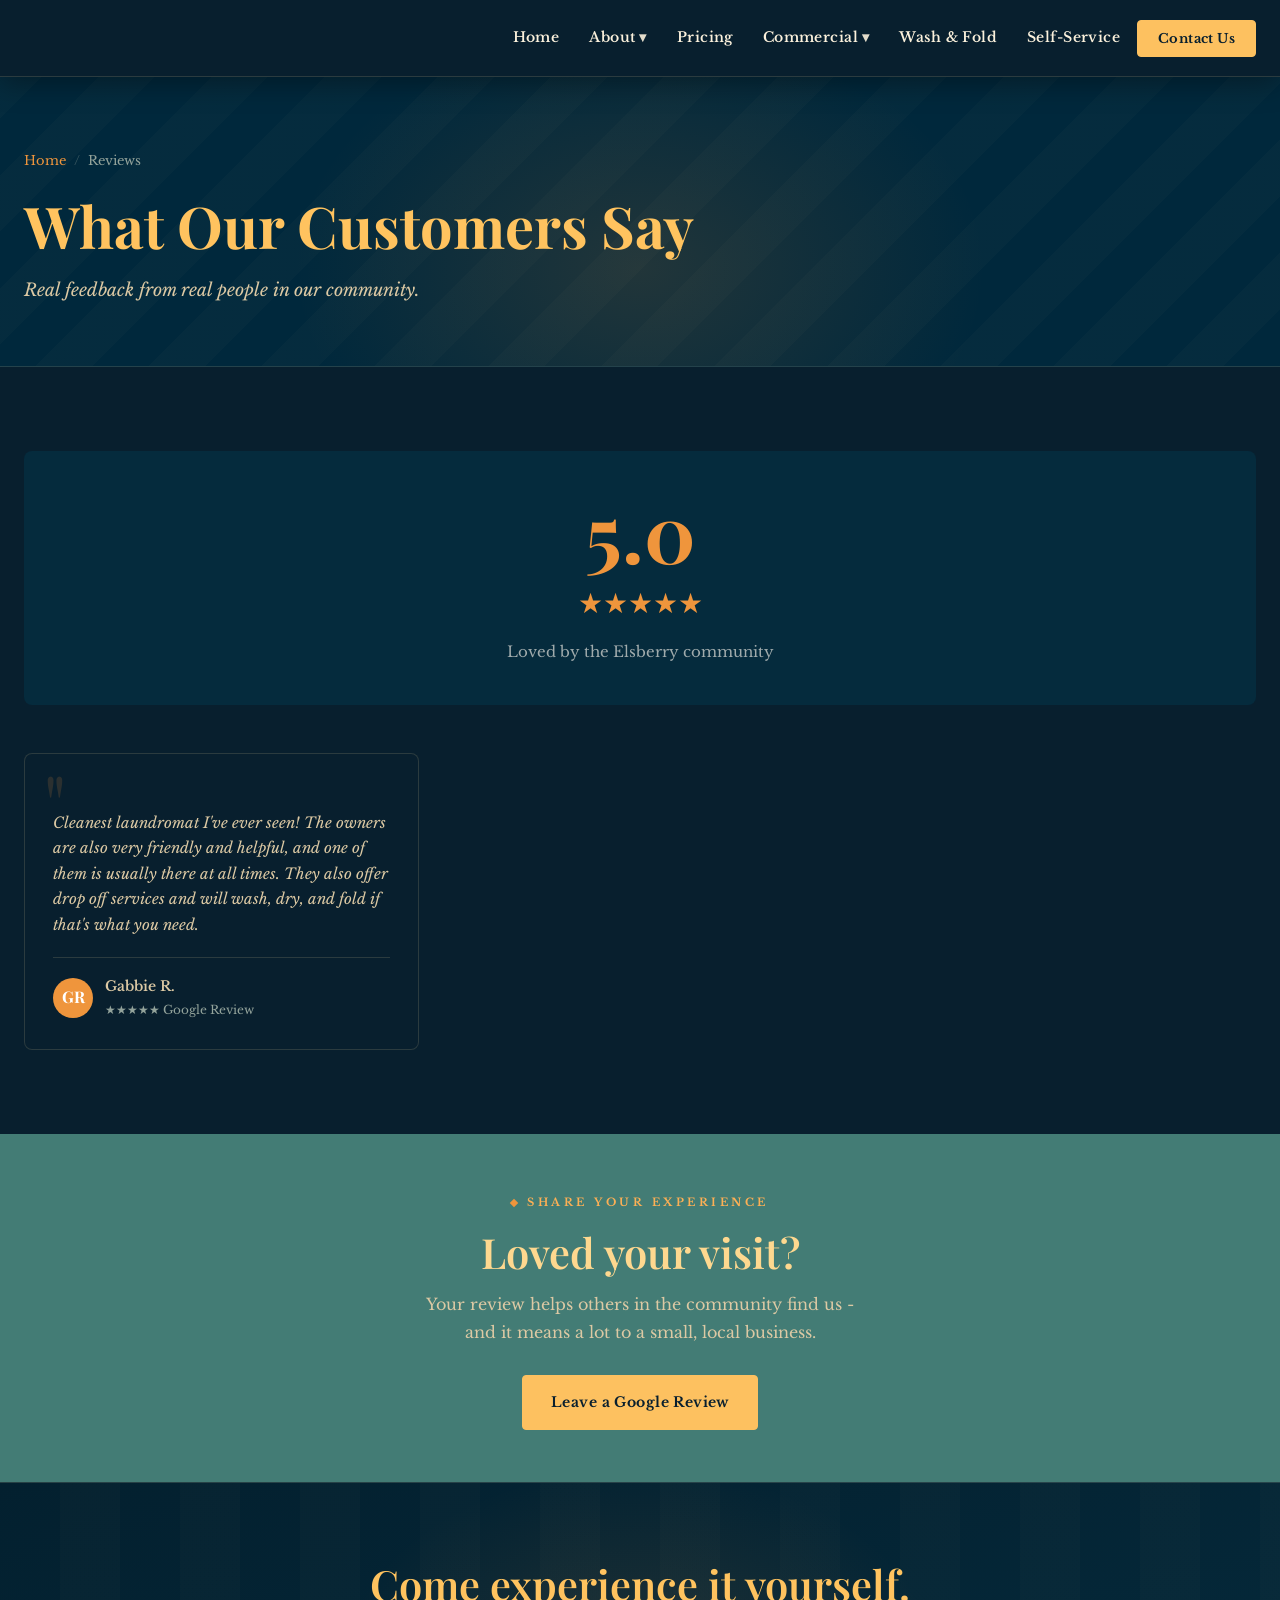
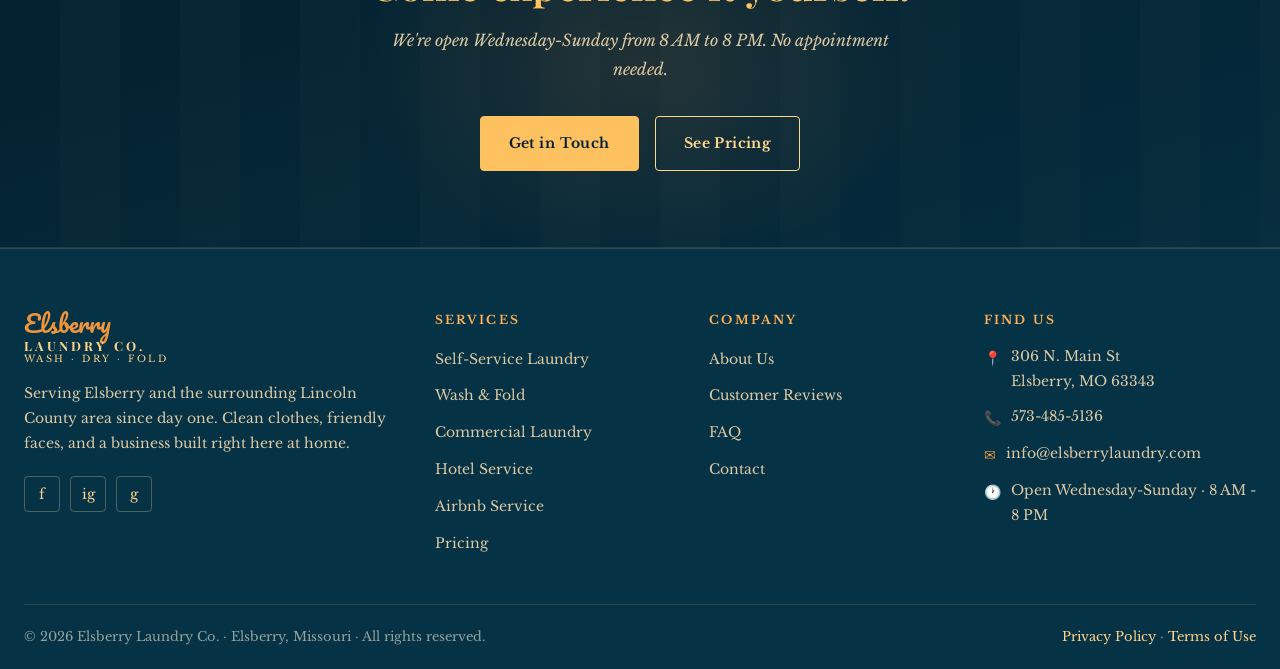
<file: reviews.html>
<!DOCTYPE html>
<html lang="en">
<head>
  <meta charset="UTF-8">
  <meta name="viewport" content="width=device-width, initial-scale=1.0">
  <title>Customer Reviews | Elsberry Laundry Co.</title>
  <meta name="description" content="See what customers are saying about Elsberry Laundry Co. - Elsberry, Missouri's locally owned laundromat.">
  <link rel="stylesheet" href="style.css">
  <style>
    .review-grid { display: grid; grid-template-columns: repeat(3, 1fr); gap: 24px; }
    .review-card {
      background: var(--surface);
      border: 1px solid var(--border);
      border-radius: var(--radius-lg);
      padding: 28px;
      position: relative;
      transition: all var(--transition);
    }
    .review-card:hover { box-shadow: var(--shadow-md); transform: translateY(-2px); }
    .review-card::before {
      content: '"';
      font-family: var(--font-display);
      font-size: 5rem;
      color: var(--amber);
      opacity: .15;
      position: absolute;
      top: 8px; left: 18px;
      line-height: 1;
    }
    .review-text { font-style: italic; color: var(--text-mid); padding-top: 28px; margin-bottom: 20px; font-size: 15px; line-height: 1.7; }
    .review-footer { display: flex; align-items: center; gap: 12px; border-top: 1px solid var(--border); padding-top: 16px; }
    .review-avatar {
      width: 40px; height: 40px;
      background: var(--amber);
      color: #fff;
      border-radius: 50%;
      display: flex;
      align-items: center;
      justify-content: center;
      font-family: var(--font-display);
      font-size: 1rem;
      font-weight: 700;
      flex-shrink: 0;
    }
    .review-name { font-weight: 600; font-size: 14px; }
    .review-source { font-size: 12px; color: var(--text-light); }
    .rating-summary {
      background: var(--slate);
      border-radius: var(--radius-lg);
      padding: 40px;
      text-align: center;
      color: var(--cream);
      margin-bottom: 48px;
    }
    .big-rating { font-family: var(--font-display); font-size: 5rem; font-weight: 700; color: var(--amber); line-height: 1; }
    .big-stars { font-size: 28px; color: var(--amber); margin: 8px 0; }
    @media(max-width:900px) { .review-grid { grid-template-columns: 1fr 1fr; } }
    @media(max-width:640px) { .review-grid { grid-template-columns: 1fr; } }
  </style>
</head>
<body>
   <!--<div id="top-bar-placeholder"></div>-->
  <div id="nav-placeholder"></div>

  <div class="page-hero">
    <div class="container">
      <div class="breadcrumb"><a href="index.html">Home</a><span>/</span>Reviews</div>
      <h1>What Our Customers Say</h1>
      <p>Real feedback from real people in our community.</p>
    </div>
  </div>

  <section class="section">
    <div class="container">

      <div class="rating-summary">
        <div class="big-rating">5.0</div>
        <div class="big-stars">★★★★★</div>
        <p style="color:rgba(245,240,232,.65);margin:0;font-size:15px">Loved by the Elsberry community</p>
      </div>

      <div class="review-grid">
        <div class="review-card animate-up">
          <p class="review-text">Cleanest laundromat I've ever seen! The owners are also very friendly and helpful, and one of them is usually there at all times. They also offer drop off services and will wash, dry, and fold if that's what you need.</p>
          <div class="review-footer">
            <div class="review-avatar">GR</div>
            <div>
              <div class="review-name">Gabbie R.</div>
              <div class="review-source">★★★★★ Google Review</div>
            </div>
          </div>
        </div>
        <!--<div class="review-card animate-up delay-1">
          <p class="review-text">So clean and the machines are genuinely nice. I washed gross car seat covers and comforters in the big Speed Queen washer - everything came out spotless. In and out in 30 minutes. I'll definitely be back.</p>
          <div class="review-footer">
            <div class="review-avatar">A</div>
            <div>
              <div class="review-name">Amy T.</div>
              <div class="review-source">★★★★★ Google Review</div>
            </div>
          </div>
        </div>
        <div class="review-card animate-up delay-2">
          <p class="review-text">Always clean and the equipment works well. That sounds basic but it's rarer than it should be. This place just runs the way a laundromat is supposed to.</p>
          <div class="review-footer">
            <div class="review-avatar">M</div>
            <div>
              <div class="review-name">Michelle K.</div>
              <div class="review-source">★★★★★ Google Review</div>
            </div>
          </div>
        </div>
        <div class="review-card animate-up">
          <p class="review-text">Clean, new equipment, the person working was super helpful. Got in and out with no issues. Didn't know they had drop-off service too - I'm going to try that next time.</p>
          <div class="review-footer">
            <div class="review-avatar">A</div>
            <div>
              <div class="review-name">Anthony R.</div>
              <div class="review-source">★★★★★ Google Review</div>
            </div>
          </div>
        </div>
        <div class="review-card animate-up delay-1">
          <p class="review-text">Great place to wash large items. The giant machines handle comforters easily. I'd rather come here than deal with the tiny machines at other places and have it take all afternoon.</p>
          <div class="review-footer">
            <div class="review-avatar">J</div>
            <div>
              <div class="review-name">Jason L.</div>
              <div class="review-source">★★★★★ Google Review</div>
            </div>
          </div>
        </div>
        <div class="review-card animate-up delay-2">
          <p class="review-text">Came in to wash some work jackets with stuck zippers while it was busy. The attendant helped me with both and kept smiling the whole time. That kind of service is genuinely refreshing.</p>
          <div class="review-footer">
            <div class="review-avatar">G</div>
            <div>
              <div class="review-name">Giuseppe F.</div>
              <div class="review-source">★★★★★ Google Review</div>
            </div>
          </div>
        </div>
        <div class="review-card animate-up">
          <p class="review-text">Attendant is always pleasant and hardworking. The laundromat is spotless and there's a great atmosphere. I've been coming regularly and I've never been disappointed.</p>
          <div class="review-footer">
            <div class="review-avatar">S</div>
            <div>
              <div class="review-name">Shuma A.</div>
              <div class="review-source">★★★★★ Google Review</div>
            </div>
          </div>
        </div>
        <div class="review-card animate-up delay-1">
          <p class="review-text">Nice clean friendly environment where you can wash a massive load for a fraction of what you'd spend using multiple small machines. Dryers do a great job too. Solid spot - using this permanently now.</p>
          <div class="review-footer">
            <div class="review-avatar">L</div>
            <div>
              <div class="review-name">Landon B.</div>
              <div class="review-source">★★★★★ Google Review</div>
            </div>
          </div>
        </div>
        <div class="review-card animate-up delay-2">
          <p class="review-text">The facility is really clean and the staff is pleasant. I love that the machines accept credit cards and even Apple Pay. The WiFi is a nice bonus while you wait. Impressed on my second visit.</p>
          <div class="review-footer">
            <div class="review-avatar">C</div>
            <div>
              <div class="review-name">Cynthia W.</div>
              <div class="review-source">★★★★★ Google Review</div>
            </div>
          </div>
        </div>-->
      </div>

    </div>
  </section>

  <!-- LEAVE A REVIEW CTA -->
  <section class="section-sm bg-teal">
    <div class="container text-center">
      <span class="eyebrow">Share Your Experience</span>
      <h2 style="margin-bottom:12px">Loved your visit?</h2>
      <p style="max-width:440px;margin:0 auto 28px">Your review helps others in the community find us - and it means a lot to a small, local business.</p>
      <a href="https://g.page/r/" target="_blank" class="btn btn-primary">Leave a Google Review</a>
    </div>
  </section>

  <div class="cta-banner">
    <div class="container">
      <h2>Come experience it yourself.</h2>
      <p>We're open Wednesday-Sunday from 8 AM to 8 PM. No appointment needed.</p>
      <div class="btn-group">
        <a href="contact.html" class="btn btn-primary">Get in Touch</a>
        <a href="pricing.html" class="btn btn-outline-light">See Pricing</a>
      </div>
    </div>
  </div>

  <div id="footer-placeholder"></div>
  <script src="components.js"></script>
</body>
</html>
</file>
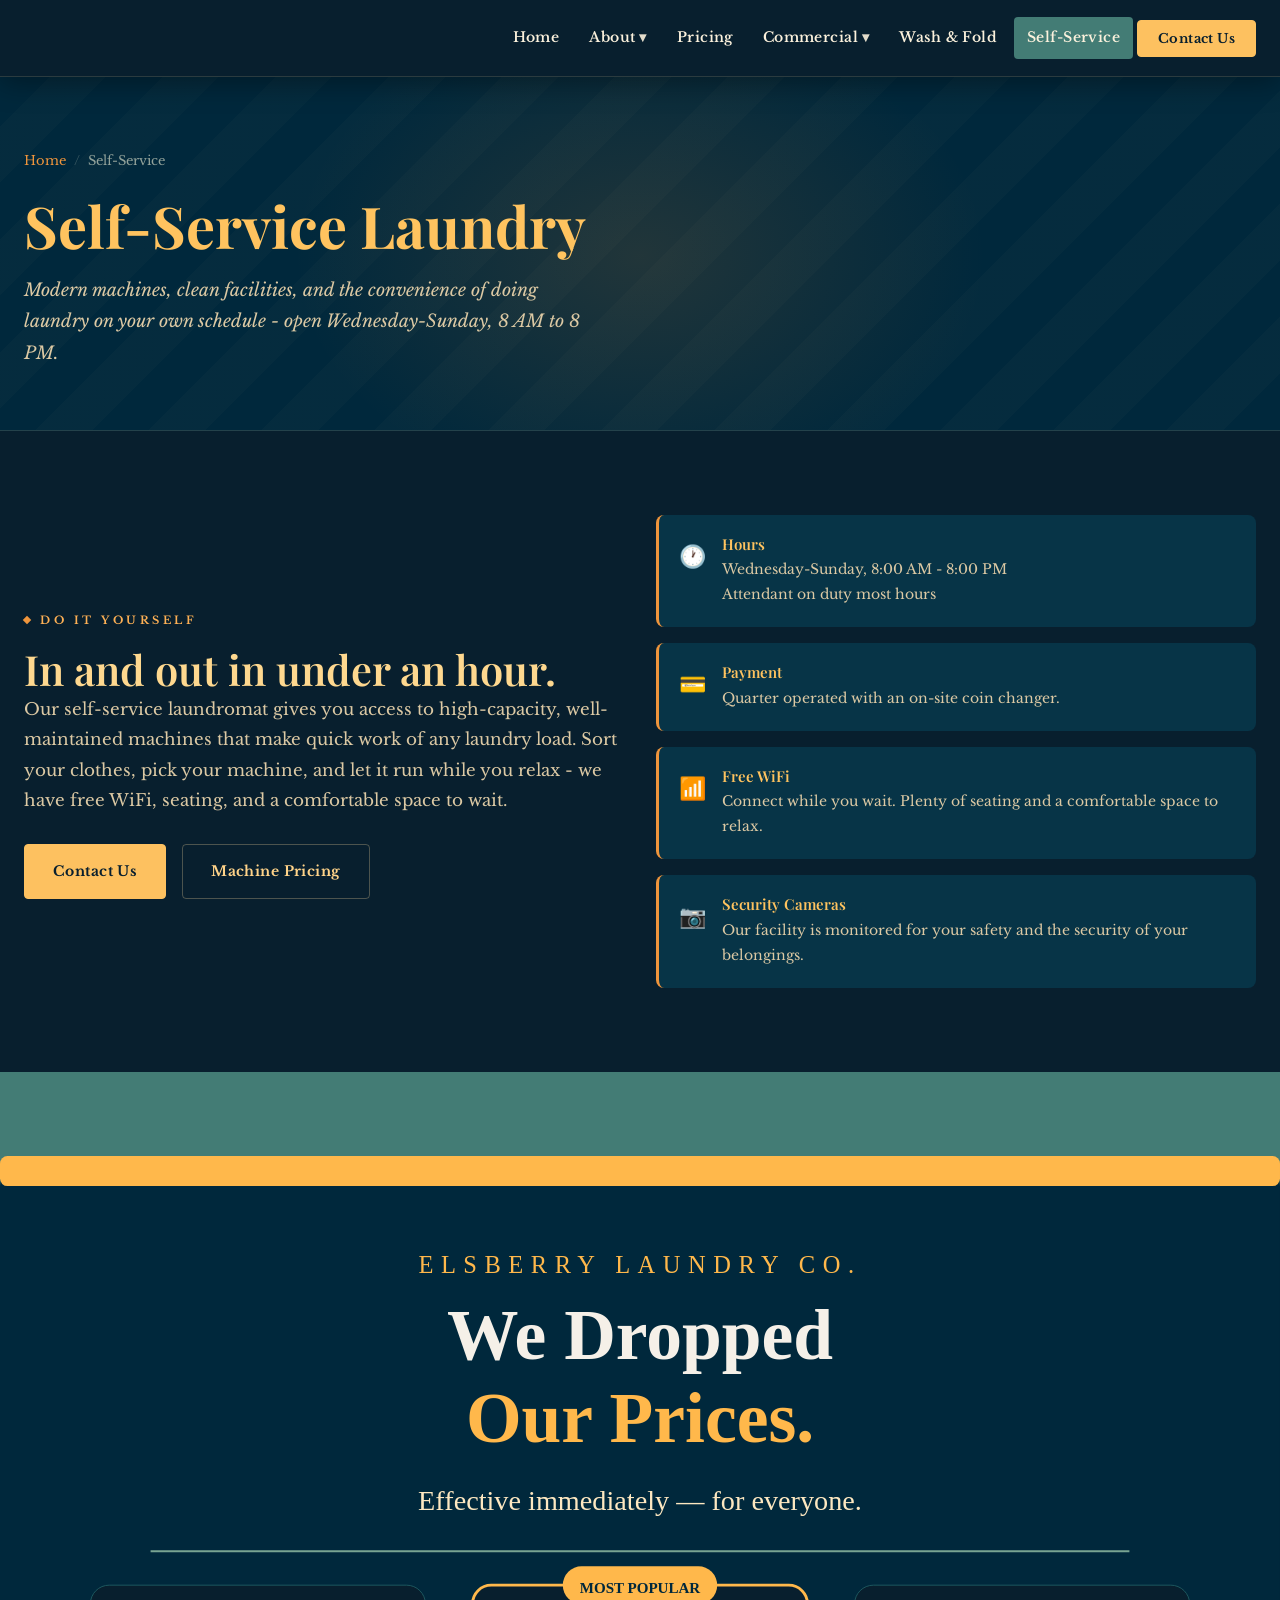
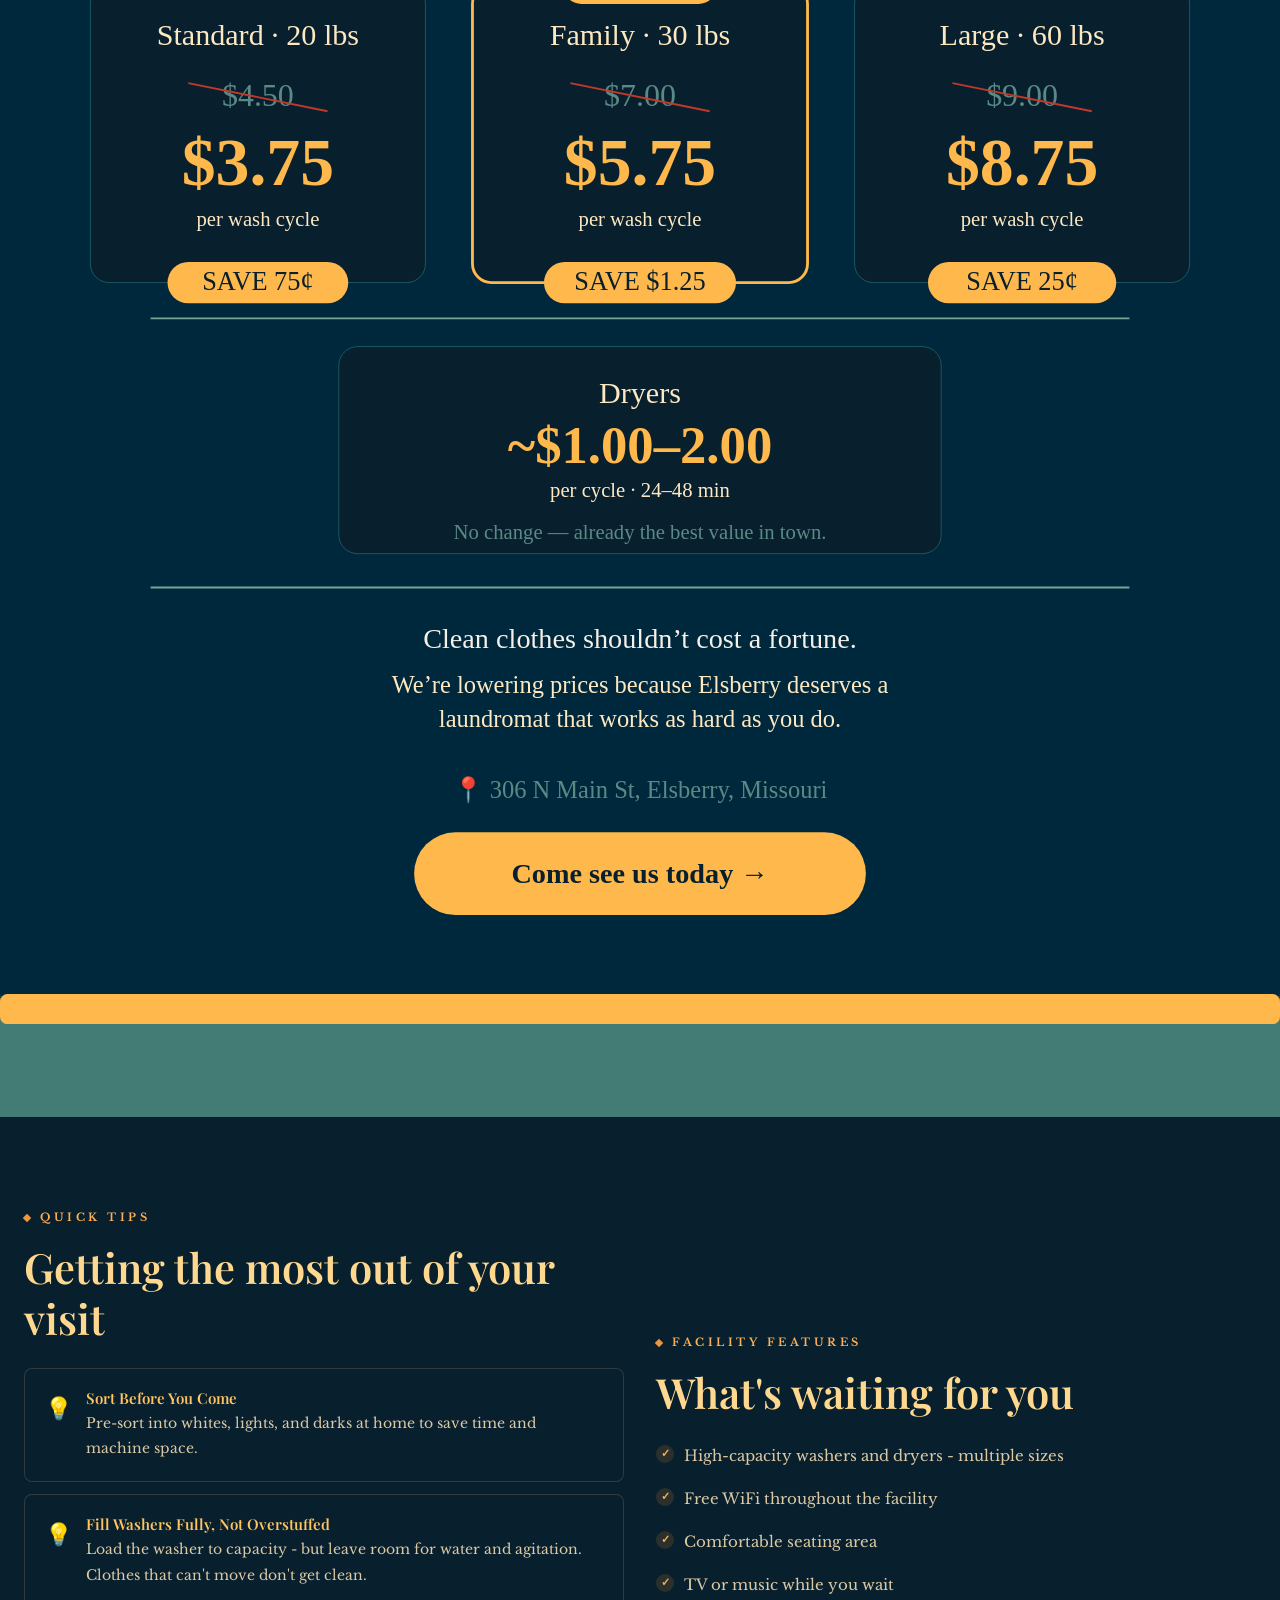
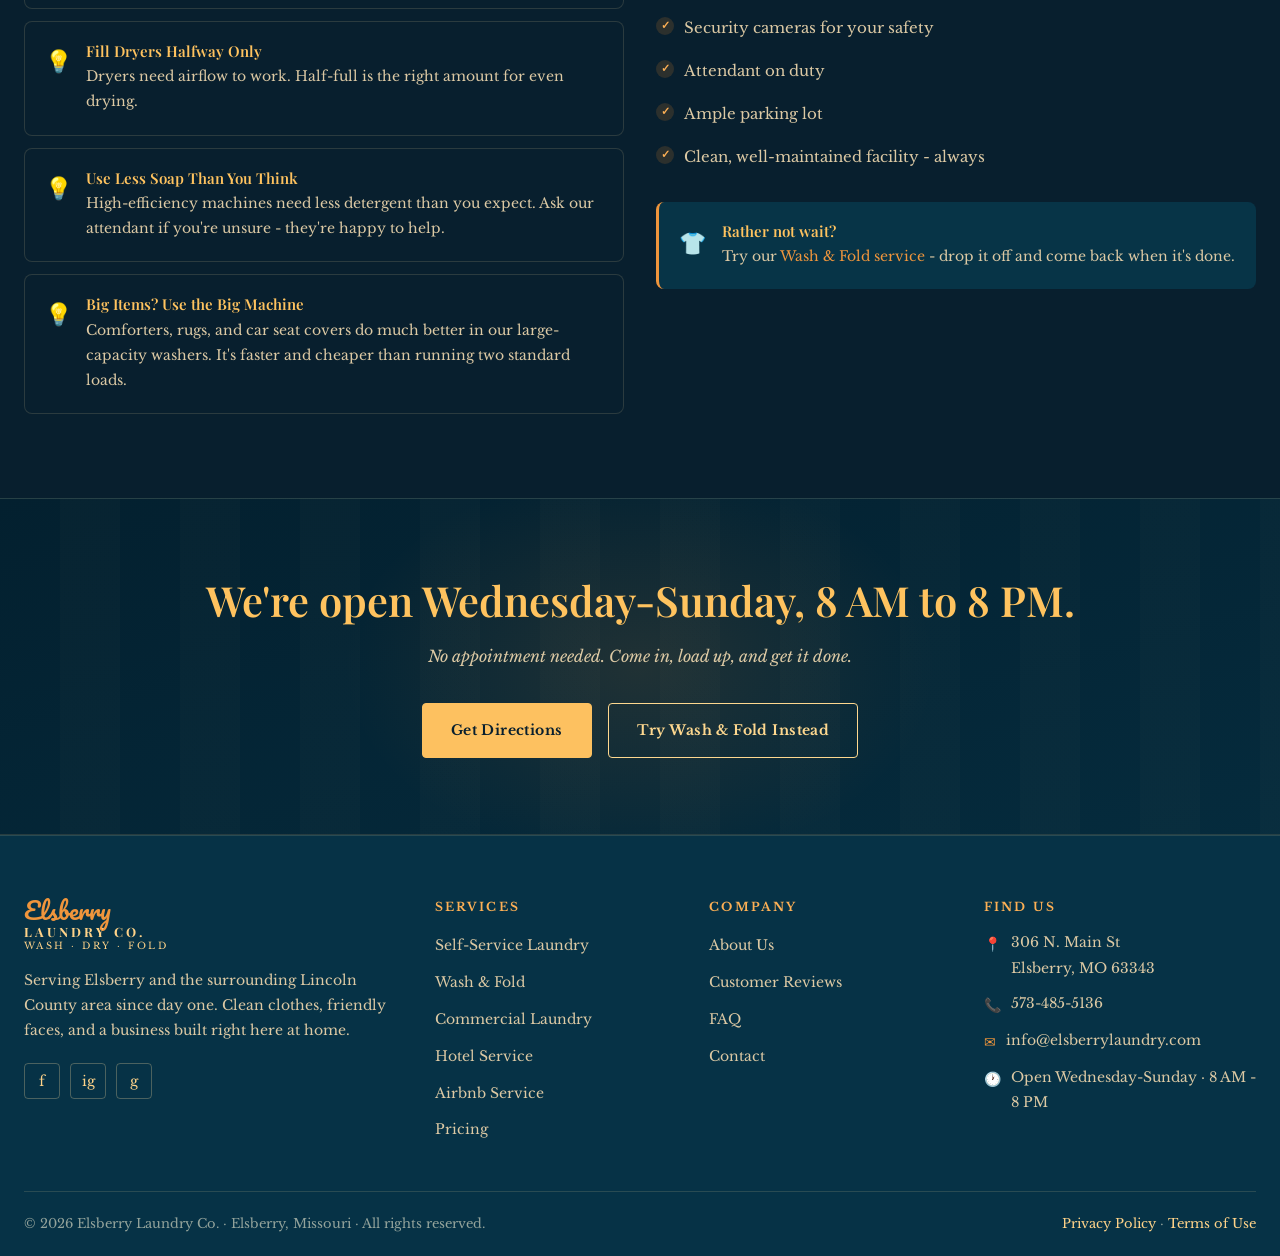
<file: self-service.html>
<!DOCTYPE html>
<html lang="en">
<head>
  <meta charset="UTF-8">
  <meta name="viewport" content="width=device-width, initial-scale=1.0">
  <title>Self-Service Laundry | Elsberry Laundry Co.</title>
  <meta name="description" content="Self-service coin and card laundromat in Elsberry, MO. Modern machines, clean facility, open daily 6 AM to 10 PM.">
  <link rel="stylesheet" href="style.css">
</head>
<body>
   <!--<div id="top-bar-placeholder"></div>-->
  <div id="nav-placeholder"></div>

  <div class="page-hero">
    <div class="container">
      <div class="breadcrumb"><a href="index.html">Home</a><span>/</span>Self-Service</div>
      <h1>Self-Service Laundry</h1>
      <p>Modern machines, clean facilities, and the convenience of doing laundry on your own schedule - open Wednesday-Sunday, 8 AM to 8 PM.</p>
    </div>
  </div>

  <!-- INTRO -->
  <section class="section">
    <div class="container">
      <div class="grid-2">
        <div>
          <span class="eyebrow">Do It Yourself</span>
          <h2>In and out in under an hour.</h2>
          <p style="font-size:1.05rem">Our self-service laundromat gives you access to high-capacity, well-maintained machines that make quick work of any laundry load. Sort your clothes, pick your machine, and let it run while you relax - we have free WiFi, seating, and a comfortable space to wait.</p>
          <!--<p>All machines accept card payments (credit/debit, Apple Pay, Google Pay via Spyderwash) and coins. No need to hunt for quarters if you don't have them.</p>-->
          <div style="margin-top:28px;display:flex;gap:16px;flex-wrap:wrap">
            <a href="contact.html" class="btn btn-primary">Contact Us</a>
            <a href="pricing.html" class="btn btn-outline">Machine Pricing</a>
          </div>
        </div>
        <div style="display:flex;flex-direction:column;gap:16px">
          <div class="info-box"><div class="info-box-icon">🕐</div><div><h4>Hours</h4><p>Wednesday-Sunday, 8:00 AM - 8:00 PM<br>Attendant on duty most hours</p></div></div>
          <div class="info-box"><div class="info-box-icon">💳</div><div><h4>Payment</h4><p>Quarter operated with an on-site coin changer.</p></div></div>
          <div class="info-box"><div class="info-box-icon">📶</div><div><h4>Free WiFi</h4><p>Connect while you wait. Plenty of seating and a comfortable space to relax.</p></div></div>
          <div class="info-box"><div class="info-box-icon">📷</div><div><h4>Security Cameras</h4><p>Our facility is monitored for your safety and the security of your belongings.</p></div></div>
        </div>
      </div>
    </div>
  </section>

<!-- MACHINES -->
<section class="section bg-teal">
  <svg width="100%" viewBox="0 0 680 780" role="img" xmlns="http://www.w3.org/2000/svg">
  <title>Elsberry Laundry Co. price drop announcement</title>
  <desc>Social media ad showing new lower prices for all washer sizes and dryers</desc>

  <!-- Dark teal background card -->
  <rect x="0" y="0" width="680" height="780" rx="16" fill="#00283c"/>

  <!-- Top amber accent bar -->
  <rect x="0" y="0" width="680" height="16" rx="4" fill="#ffb84b"/>

  <!-- Header -->
  <text x="340" y="62" text-anchor="middle" font-family="Georgia, serif" font-size="13" font-weight="400" letter-spacing="4" fill="#ffb84b">ELSBERRY LAUNDRY CO.</text>
  <text x="340" y="108" text-anchor="middle" font-family="Georgia, serif" font-size="38" font-weight="700" fill="#f5f0e8">We Dropped</text>
  <text x="340" y="152" text-anchor="middle" font-family="Georgia, serif" font-size="38" font-weight="700" fill="#ffb84b">Our Prices.</text>
  <text x="340" y="188" text-anchor="middle" font-family="Georgia, serif" font-size="15" font-weight="400" fill="#fde8c1">Effective immediately — for everyone.</text>

  <!-- Divider -->
  <line x1="80" y1="210" x2="600" y2="210" stroke="#78a492" stroke-width="1"/>

  <!-- STANDARD -->
  <rect x="48" y="228" width="178" height="158" rx="10" fill="#081f2e" stroke="#1e5a60" stroke-width="0.5"/>
  <text x="137" y="260" text-anchor="middle" font-family="Georgia, serif" font-size="16" font-weight="500" fill="#fde8c1">Standard · 20 lbs</text>
  <text x="137" y="292" text-anchor="middle" font-family="Georgia, serif" font-size="17" fill="#5a8a85">$4.50</text>
  <line x1="100" y1="280" x2="174" y2="295" stroke="#c0392b" stroke-width="1.0"/>
  <text x="137" y="334" text-anchor="middle" font-family="Georgia, serif" font-size="36" font-weight="700" fill="#ffb84b">$3.75</text>
  <text x="137" y="356" text-anchor="middle" font-family="Georgia, serif" font-size="11" fill="#fde8c1">per wash cycle</text>
  <rect x="89" y="375" width="96" height="22" rx="11" fill="#ffb84b"/>
  <text x="137" y="390" text-anchor="middle" font-family="Georgia, serif" font-size="14" font-weight="400" fill="#081f2e">SAVE 75&#162;</text>

  <!-- FAMILY -->
  <rect x="251" y="228" width="178" height="158" rx="10" fill="#081f2e" stroke="#ffb84b" stroke-width="1.5"/>
  <rect x="299" y="218" width="82" height="20" rx="10" fill="#ffb84b"/>
  <text x="340" y="232" text-anchor="middle" font-family="Georgia, serif" font-size="8" font-weight="700" fill="#00283c">MOST POPULAR</text>
  <text x="340" y="260" text-anchor="middle" font-family="Georgia, serif" font-size="16" font-weight="500" fill="#fde8c1">Family · 30 lbs</text>
  <text x="340" y="292" text-anchor="middle" font-family="Georgia, serif" font-size="17" fill="#5a8a85">$7.00</text>
  <line x1="303" y1="280" x2="377" y2="295" stroke="#c0392b" stroke-width="1.0"/>
  <text x="340" y="334" text-anchor="middle" font-family="Georgia, serif" font-size="36" font-weight="700" fill="#ffb84b">$5.75</text>
  <text x="340" y="356" text-anchor="middle" font-family="Georgia, serif" font-size="11" fill="#fde8c1">per wash cycle</text>
  <rect x="289" y="375" width="102" height="22" rx="11" fill="#ffb84b"/>
  <text x="340" y="390" text-anchor="middle" font-family="Georgia, serif" font-size="14" font-weight="400" fill="#081f2e">SAVE $1.25</text>

  <!-- LARGE -->
  <rect x="454" y="228" width="178" height="158" rx="10" fill="#081f2e" stroke="#1e5a60" stroke-width="0.5"/>
  <text x="543" y="260" text-anchor="middle" font-family="Georgia, serif" font-size="16" font-weight="500" fill="#fde8c1">Large · 60 lbs</text>
  <text x="543" y="292" text-anchor="middle" font-family="Georgia, serif" font-size="17" fill="#5a8a85">$9.00</text>
  <line x1="506" y1="280" x2="580" y2="295" stroke="#c0392b" stroke-width="1.0"/>
  <text x="543" y="334" text-anchor="middle" font-family="Georgia, serif" font-size="36" font-weight="700" fill="#ffb84b">$8.75</text>
  <text x="543" y="356" text-anchor="middle" font-family="Georgia, serif" font-size="11" fill="#fde8c1">per wash cycle</text>
  <rect x="493" y="375" width="100" height="22" rx="11" fill="#ffb84b"/>
  <text x="543" y="390" text-anchor="middle" font-family="Georgia, serif" font-size="14" font-weight="400" fill="#081f2e">SAVE 25&#162;</text>

  <!-- Divider -->
  <line x1="80" y1="405" x2="600" y2="405" stroke="#78a492" stroke-width="1"/>

  <!-- DRYERS -->
  <rect x="180" y="420" width="320" height="110" rx="10" fill="#081f2e" stroke="#1e5a60" stroke-width="0.5"/>
  <text x="340" y="450" text-anchor="middle" font-family="Georgia, serif" font-size="16" font-weight="500" fill="#fde8c1">Dryers</text>
  <text x="340" y="482" text-anchor="middle" font-family="Georgia, serif" font-size="28" font-weight="700" fill="#ffb84b">~$1.00&#8211;2.00</text>
  <text x="340" y="500" text-anchor="middle" font-family="Georgia, serif" font-size="11" fill="#fde8c1">per cycle · 24&#8211;48 min</text>
  <text x="340" y="522" text-anchor="middle" font-family="Georgia, serif" font-size="11" fill="#5a8a85">No change &#8212; already the best value in town.</text>

  <!-- Divider -->
  <line x1="80" y1="548" x2="600" y2="548" stroke="#78a492" stroke-width="1"/>

  <!-- Body copy -->
  <text x="340" y="580" text-anchor="middle" font-family="Georgia, serif" font-size="15" fill="#f5f0e8">Clean clothes shouldn&#8217;t cost a fortune.</text>
  <text x="340" y="604" text-anchor="middle" font-family="Georgia, serif" font-size="13" fill="#fde8c1">We&#8217;re lowering prices because Elsberry deserves a</text>
  <text x="340" y="622" text-anchor="middle" font-family="Georgia, serif" font-size="13" fill="#fde8c1">laundromat that works as hard as you do.</text>

  <!-- Location -->
  <text x="340" y="660" text-anchor="middle" font-family="Georgia, serif" font-size="13" fill="#5a8a85">&#128205; 306 N Main St, Elsberry, Missouri</text>

  <!-- CTA -->
  <rect x="220" y="678" width="240" height="44" rx="22" fill="#ffb84b"/>
  <text x="340" y="705" text-anchor="middle" font-family="Georgia, serif" font-size="15" font-weight="700" fill="#081f2e">Come see us today &#8594;</text>

  <!-- Bottom amber accent bar -->
  <rect x="0" y="764" width="680" height="16" rx="4" fill="#ffb84b"/>
</svg>

</section>

  <!-- TIPS -->
  <section class="section">
    <div class="container">
      <div class="grid-2">
        <div>
          <span class="eyebrow">Quick Tips</span>
          <h2>Getting the most out of your visit</h2>
          <div style="display:flex;flex-direction:column;gap:12px;margin-top:24px">
            <div class="card" style="padding:20px;display:flex;gap:14px;align-items:flex-start">
              <span style="font-size:22px">💡</span>
              <div><h4 style="font-size:15px;margin-bottom:4px">Sort Before You Come</h4><p style="font-size:14px">Pre-sort into whites, lights, and darks at home to save time and machine space.</p></div>
            </div>
            <div class="card" style="padding:20px;display:flex;gap:14px;align-items:flex-start">
              <span style="font-size:22px">💡</span>
              <div><h4 style="font-size:15px;margin-bottom:4px">Fill Washers Fully, Not Overstuffed</h4><p style="font-size:14px">Load the washer to capacity - but leave room for water and agitation. Clothes that can't move don't get clean.</p></div>
            </div>
            <div class="card" style="padding:20px;display:flex;gap:14px;align-items:flex-start">
              <span style="font-size:22px">💡</span>
              <div><h4 style="font-size:15px;margin-bottom:4px">Fill Dryers Halfway Only</h4><p style="font-size:14px">Dryers need airflow to work. Half-full is the right amount for even drying.</p></div>
            </div>
            <div class="card" style="padding:20px;display:flex;gap:14px;align-items:flex-start">
              <span style="font-size:22px">💡</span>
              <div><h4 style="font-size:15px;margin-bottom:4px">Use Less Soap Than You Think</h4><p style="font-size:14px">High-efficiency machines need less detergent than you expect. Ask our attendant if you're unsure - they're happy to help.</p></div>
            </div>
            <div class="card" style="padding:20px;display:flex;gap:14px;align-items:flex-start">
              <span style="font-size:22px">💡</span>
              <div><h4 style="font-size:15px;margin-bottom:4px">Big Items? Use the Big Machine</h4><p style="font-size:14px">Comforters, rugs, and car seat covers do much better in our large-capacity washers. It's faster and cheaper than running two standard loads.</p></div>
            </div>
          </div>
        </div>
        <div>
          <span class="eyebrow">Facility Features</span>
          <h2 style="margin-bottom:24px">What's waiting for you</h2>
          <ul class="feature-list" style="font-size:15px;gap:16px">
            <li>High-capacity washers and dryers - multiple sizes</li>
            <!--<li>Card, Apple Pay, Google Pay & coin payment on most machines</li>-->
            <li>Free WiFi throughout the facility</li>
            <li>Comfortable seating area</li>
            <li>TV or music while you wait</li>
            <li>Security cameras for your safety</li>
            <li>Attendant on duty</li>
            <li>Ample parking lot</li>
            <li>Clean, well-maintained facility - always</li>
          </ul>
          <div style="margin-top:32px">
            <div class="info-box">
              <div class="info-box-icon">👕</div>
              <div>
                <h4>Rather not wait?</h4>
                <p>Try our <a href="wash-fold.html" style="color:var(--amber)">Wash & Fold service</a> - drop it off and come back when it's done.</p>
              </div>
            </div>
          </div>
        </div>
      </div>
    </div>
  </section>

  <div class="cta-banner">
    <div class="container">
      <h2>We're open Wednesday-Sunday, 8 AM to 8 PM.</h2>
      <p>No appointment needed. Come in, load up, and get it done.</p>
      <div class="btn-group">
        <a href="contact.html" class="btn btn-primary">Get Directions</a>
        <a href="wash-fold.html" class="btn btn-outline-light">Try Wash & Fold Instead</a>
      </div>
    </div>
  </div>

  <div id="footer-placeholder"></div>
  <script src="components.js"></script>
</body>
</html>
</file>
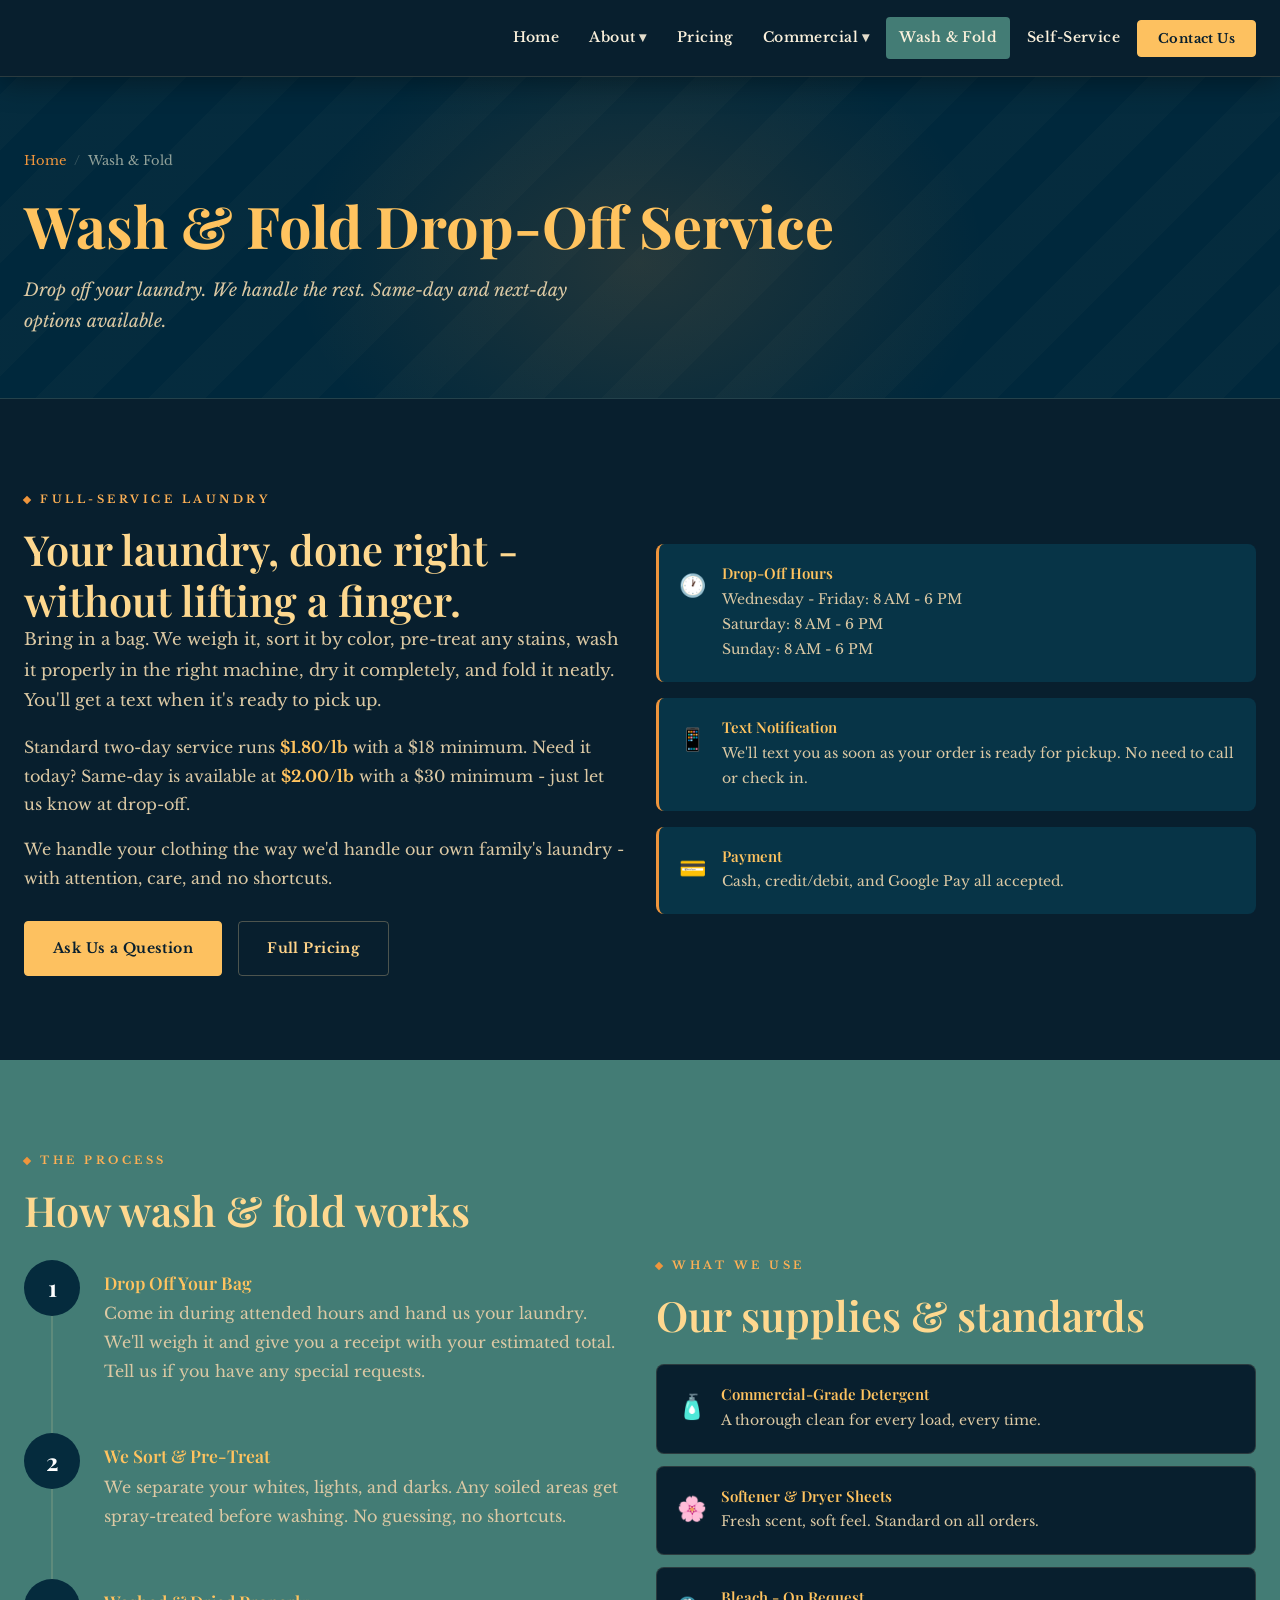
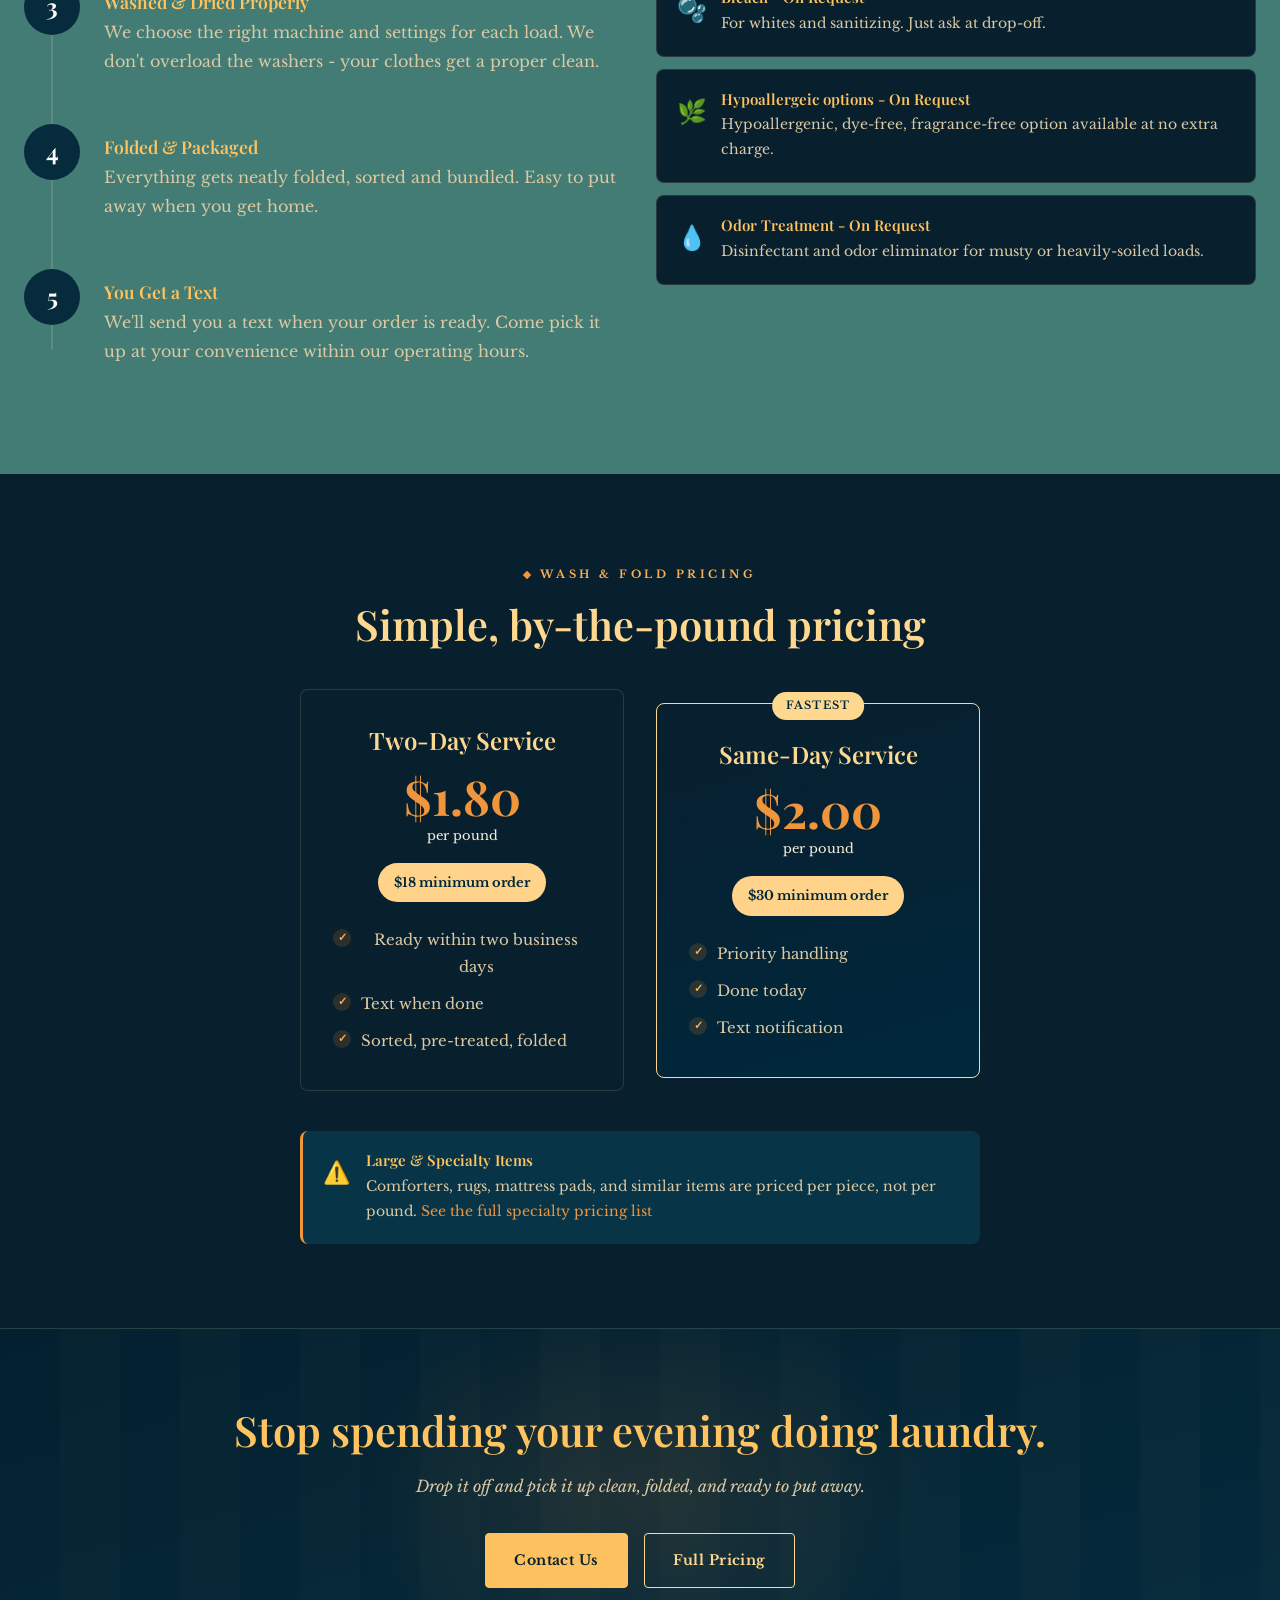
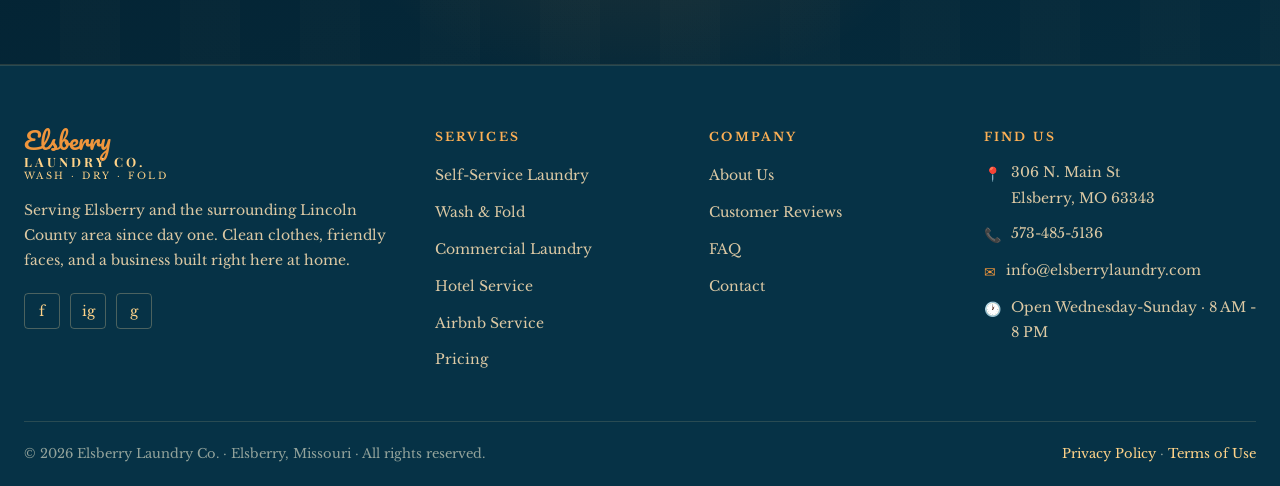
<file: wash-fold.html>
<!DOCTYPE html>
<html lang="en">
<head>
  <meta charset="UTF-8">
  <meta name="viewport" content="width=device-width, initial-scale=1.0">
  <title>Wash & Fold Service | Elsberry Laundry Co.</title>
  <meta name="description" content="Drop off laundry service in Elsberry, MO - we wash, dry, and fold it all. Same-day and next-day options available.">
  <link rel="stylesheet" href="style.css">
  <style>
    .steps { display: flex; flex-direction: column; gap: 0; position: relative; }
    .steps::before {
      content: '';
      position: absolute;
      left: 27px;
      top: 40px;
      bottom: 40px;
      width: 2px;
      background: var(--border);
    }
    .step {
      display: flex;
      gap: 24px;
      align-items: flex-start;
      padding: 24px 0;
      position: relative;
    }
    .step-num {
      width: 56px;
      height: 56px;
      background: var(--slate);
      color: #fff;
      border-radius: 50%;
      display: flex;
      align-items: center;
      justify-content: center;
      font-family: var(--font-display);
      font-size: 1.5rem;
      font-weight: 700;
      flex-shrink: 0;
      position: relative;
      z-index: 1;
    }
    .step-content { padding-top: 12px; }
    .step-content h4 { margin-bottom: 6px; }
  </style>
</head>
<body>
   <!--<div id="top-bar-placeholder"></div>-->
  <div id="nav-placeholder"></div>

  <div class="page-hero">
    <div class="container">
      <div class="breadcrumb"><a href="index.html">Home</a><span>/</span>Wash & Fold</div>
      <h1>Wash & Fold Drop-Off Service</h1>
      <p>Drop off your laundry. We handle the rest. Same-day and next-day options available.</p>
    </div>
  </div>

  <!-- INTRO -->
  <section class="section">
    <div class="container">
      <div class="grid-2">
        <div>
          <span class="eyebrow">Full-Service Laundry</span>
          <h2>Your laundry, done right - without lifting a finger.</h2>
          <p style="font-size:1.05rem">Bring in a bag. We weigh it, sort it by color, pre-treat any stains, wash it properly in the right machine, dry it completely, and fold it neatly. You'll get a text when it's ready to pick up.</p>
          <p>Standard two-day service runs <strong>$1.80/lb</strong> with a $18 minimum. Need it today? Same-day is available at <strong>$2.00/lb</strong> with a $30 minimum - just let us know at drop-off.</p>
          <p>We handle your clothing the way we'd handle our own family's laundry - with attention, care, and no shortcuts.</p>
          <div style="margin-top:28px;display:flex;gap:16px;flex-wrap:wrap">
            <a href="contact.html" class="btn btn-primary">Ask Us a Question</a>
            <a href="pricing.html" class="btn btn-outline">Full Pricing</a>
          </div>
        </div>
        <div style="display:flex;flex-direction:column;gap:16px">
          <div class="info-box"><div class="info-box-icon">🕐</div><div><h4>Drop-Off Hours</h4><p>Wednesday - Friday: 8 AM - 6 PM<br>Saturday: 8 AM - 6 PM<br>Sunday: 8 AM - 6 PM</p></div></div>
          <div class="info-box"><div class="info-box-icon">📱</div><div><h4>Text Notification</h4><p>We'll text you as soon as your order is ready for pickup. No need to call or check in.</p></div></div>
          <div class="info-box"><div class="info-box-icon">💳</div><div><h4>Payment</h4><p>Cash, credit/debit, and Google Pay all accepted.</p></div></div>
        </div>
      </div>
    </div>
  </section>

  <!-- HOW IT WORKS -->
  <section class="section bg-teal">
    <div class="container">
      <div class="grid-2">
        <div>
          <span class="eyebrow">The Process</span>
          <h2>How wash & fold works</h2>
          <div class="steps">
            <div class="step">
              <div class="step-num">1</div>
              <div class="step-content">
                <h4>Drop Off Your Bag</h4>
                <p>Come in during attended hours and hand us your laundry. We'll weigh it and give you a receipt with your estimated total. Tell us if you have any special requests.</p>
              </div>
            </div>
            <div class="step">
              <div class="step-num">2</div>
              <div class="step-content">
                <h4>We Sort & Pre-Treat</h4>
                <p>We separate your whites, lights, and darks. Any soiled areas get spray-treated before washing. No guessing, no shortcuts.</p>
              </div>
            </div>
            <div class="step">
              <div class="step-num">3</div>
              <div class="step-content">
                <h4>Washed & Dried Properly</h4>
                <p>We choose the right machine and settings for each load. We don't overload the washers - your clothes get a proper clean.</p>
              </div>
            </div>
            <div class="step">
              <div class="step-num">4</div>
              <div class="step-content">
                <h4>Folded & Packaged</h4>
                <p>Everything gets neatly folded, sorted and bundled. Easy to put away when you get home.</p>
              </div>
            </div>
            <div class="step">
              <div class="step-num">5</div>
              <div class="step-content">
                <h4>You Get a Text</h4>
                <p>We'll send you a text when your order is ready. Come pick it up at your convenience within our operating hours.</p>
              </div>
            </div>
          </div>
        </div>
        <div>
          <span class="eyebrow">What We Use</span>
          <h2 style="margin-bottom:24px">Our supplies & standards</h2>
          <div style="display:flex;flex-direction:column;gap:12px">
            <div class="card" style="padding:20px;display:flex;gap:14px;align-items:flex-start">
              <span style="font-size:24px">🧴</span>
              <div><h4 style="font-size:15px;margin-bottom:4px">Commercial-Grade Detergent</h4><p style="font-size:14px">A thorough clean for every load, every time.</p></div>
            </div>
            <div class="card" style="padding:20px;display:flex;gap:14px;align-items:flex-start">
              <span style="font-size:24px">🌸</span>
              <div><h4 style="font-size:15px;margin-bottom:4px">Softener & Dryer Sheets</h4><p style="font-size:14px">Fresh scent, soft feel. Standard on all orders.</p></div>
            </div>
            <div class="card" style="padding:20px;display:flex;gap:14px;align-items:flex-start">
              <span style="font-size:24px">🫧</span>
              <div><h4 style="font-size:15px;margin-bottom:4px">Bleach - On Request</h4><p style="font-size:14px">For whites and sanitizing. Just ask at drop-off.</p></div>
            </div>
            <div class="card" style="padding:20px;display:flex;gap:14px;align-items:flex-start">
              <span style="font-size:24px">🌿</span>
              <div><h4 style="font-size:15px;margin-bottom:4px">Hypoallergeic options - On Request</h4><p style="font-size:14px">Hypoallergenic, dye-free, fragrance-free option available at no extra charge.</p></div>
            </div>
            <div class="card" style="padding:20px;display:flex;gap:14px;align-items:flex-start">
              <span style="font-size:24px">💧</span>
              <div><h4 style="font-size:15px;margin-bottom:4px">Odor Treatment - On Request</h4><p style="font-size:14px">Disinfectant and odor eliminator for musty or heavily-soiled loads.</p></div>
            </div>
          </div>
        </div>
      </div>
    </div>
  </section>

  <!-- PRICING CARDS -->
  <section class="section">
    <div class="container">
      <div class="text-center" style="margin-bottom:40px">
        <span class="eyebrow">Wash & Fold Pricing</span>
        <h2>Simple, by-the-pound pricing</h2>
      </div>
      <div class="grid-2" style="max-width:680px;margin:0 auto 40px">
        <div class="pricing-card">
          <h3>Two-Day Service</h3>
          <div class="pricing-amount">$1.80</div>
          <div class="pricing-unit">per pound</div>
          <div class="pricing-min">$18 minimum order</div>
          <ul class="feature-list">
            <li>Ready within two business days</li>
            <li>Text when done</li>
            <li>Sorted, pre-treated, folded</li>
          </ul>
        </div>
        <div class="pricing-card featured">
          <div class="pricing-badge">Fastest</div>
          <h3>Same-Day Service</h3>
          <div class="pricing-amount">$2.00</div>
          <div class="pricing-unit">per pound</div>
          <div class="pricing-min">$30 minimum order</div>
          <ul class="feature-list" style="color:rgba(245,240,232,.8)">
            <li>Priority handling</li>
            <li>Done today</li>
            <li>Text notification</li>
          </ul>
        </div>
      </div>
      <div style="max-width:680px;margin:0 auto">
        <div class="info-box">
          <div class="info-box-icon">⚠️</div>
          <div>
            <h4>Large & Specialty Items</h4>
            <p>Comforters, rugs, mattress pads, and similar items are priced per piece, not per pound. <a href="pricing.html" style="color:var(--amber)">See the full specialty pricing list</a></p>
          </div>
        </div>
      </div>
    </div>
  </section>

  <div class="cta-banner">
    <div class="container">
      <h2>Stop spending your evening doing laundry.</h2>
      <p>Drop it off and pick it up clean, folded, and ready to put away.</p>
      <div class="btn-group">
        <a href="contact.html" class="btn btn-primary">Contact Us</a>
        <a href="pricing.html" class="btn btn-outline-light">Full Pricing</a>
      </div>
    </div>
  </div>

  <div id="footer-placeholder"></div>
  <script src="components.js"></script>
</body>
</html>
</file>
<file: style.css>
/* ============================================================
   ELSBERRY LAUNDRY CO. - Global Stylesheet
   Design: Warm editorial / vintage-modern · DARK TEAL theme
   Fonts: Playfair Display + Libre Baskerville + Pacifico
   Palette sourced from brand landing page / logo
   ============================================================ */

@import url('https://fonts.googleapis.com/css2?family=Playfair+Display:ital,wght@0,400;0,600;0,700;1,400;1,600&family=Libre+Baskerville:ital,wght@0,400;0,700;1,400&family=Pacifico&display=swap');

/* ── CSS Variables ─────────────────────────────────────────── */
:root {
  /* Brand palette */
  --teal-deep:  #437c75;   /* page base */
  --teal:       #669184;
  --teal-mid:   #78a492;   /* sage accent */
  --amber:      #ef953c;
  --amber-light:#fdb055;
  --gold:       #ffc35f;
  --gold-dark:  #ffb84b;
  --sand:       #ffd389;
  --white:      #fffef3;

  /* Dark surfaces (lifted teals) */
  --surface:    #081f2e;   /* cards */
  --surface-2:  #00283c;   /* hover / nested */
  --panel:      #073447;   /* alt sections, chips, info boxes */
  --slate:      #052B3D;   /* dark sections / hero */
  --slate-mid:  #063246;   /* footer */

  /* Text (light on dark) */
  --cream:      #FED88F;   /* brand gold - headings/brand text */
  --cream-dark: #FDC160;
  --warm-white: #FDF8EE;   /* light text on accent areas */
  --text-dark:  #FBF1DC;   /* primary body text */
  --text-mid:   #DCC9A4;   /* secondary body text */
  --text-light: #93A39B;   /* muted captions */

  --border:     rgba(254,222,160,0.14);
  --border-strong: rgba(254,222,160,0.28);

  --font-display: 'Playfair Display', Georgia, serif;
  --font-body:    'Libre Baskerville', Georgia, serif;
  --font-script:  'Pacifico', cursive;

  --radius:     4px;
  --radius-lg:  8px;
  --shadow-sm:  0 1px 4px rgba(0,0,0,.25);
  --shadow-md:  0 6px 28px rgba(0,0,0,.35);
  --shadow-lg:  0 16px 56px rgba(0,0,0,.45);

  --max-w:      1960px;
  --transition: 0.22s ease;
}

/* ── Reset ─────────────────────────────────────────────────── */
*, *::before, *::after { box-sizing: border-box; margin: 0; padding: 0; }
html { scroll-behavior: smooth; }
body {
  font-family: var(--font-body);
  background: var(--surface);
  color: var(--text-mid);
  font-size: 16px;
  line-height: 1.8;
  -webkit-font-smoothing: antialiased;
  overflow-x: hidden;
  position: relative;
}
img { display: block; max-width: 100%; }
a { color: inherit; text-decoration: none; }
ul { list-style: none; }
::selection { background: var(--amber); color: var(--teal-deep); }

/* Grain texture overlay */
body::after {
  content: '';
  position: fixed;
  inset: 0;
  pointer-events: none;
  z-index: 9999;
  opacity: 0.5;
}

/* ── Utility ────────────────────────────────────────────────── */
.container { max-width: var(--max-w); margin: 0 auto; padding: 0 24px; position: relative; }
.section    { padding: 84px 0; position: relative; }
.section-sm { padding: 52px 0; position: relative; }
.text-center { text-align: center; }
.text-amber  { color: var(--amber); }
.text-teal   { color: var(--teal-mid); }
.bg-cream    { background: var(--cream-dark); }
.bg-slate    { background: var(--slate); color: var(--text-dark); }
.bg-teal     { background: var(--teal-deep); color: var(--teal-deep); }

/* ── Ornament Divider ───────────────────────────────────────── */
.ornament {
  display: flex;
  align-items: center;
  justify-content: center;
  gap: 14px;
  margin: 8px 0 20px;
}
.orn-line { width: 70px; height: 1px; background: var(--amber); opacity: .55; }
.orn-diamond { width: 7px; height: 7px; background: var(--amber); transform: rotate(45deg); }

.clothesline { display: flex; align-items: center; gap: 16px; margin-bottom: 16px; }
.clothesline::before, .clothesline::after {
  content: ''; flex: 1; height: 1px;
  background: linear-gradient(to right, transparent, var(--border-strong), transparent);
}
.clothesline-label {
  font-size: 11px; font-weight: 700; letter-spacing: .3em;
  text-transform: uppercase; color: var(--sand);
}

/* ── Section Labels (eyebrow) ───────────────────────────────── */
.eyebrow {
  font-family: var(--font-body);
  font-size: 11px;
  font-weight: 700;
  letter-spacing: .32em;
  text-transform: uppercase;
  color: var(--amber-light);
  margin-bottom: 14px;
  display: inline-flex;
  align-items: center;
  gap: 10px;
}
.eyebrow::before {
  content: '';
  width: 6px; height: 6px;
  background: var(--amber);
  transform: rotate(45deg);
  flex-shrink: 0;
}

/* ── Typography ─────────────────────────────────────────────── */
h1, h2, h3, h4 { font-family: var(--font-display); line-height: 1.22; color: var(--cream); }
h1 { font-size: clamp(2.2rem, 5vw, 3.6rem); font-weight: 700; }
h2 { font-size: clamp(1.7rem, 3.5vw, 2.6rem); font-weight: 600; }
h3 { font-size: clamp(1.2rem, 2.5vw, 1.5rem); font-weight: 600; }
h4 { font-size: 1.1rem; font-weight: 600; color: var(--gold); }
p  { color: var(--text-mid); margin-bottom: 1em; }
p:last-child { margin-bottom: 0; }
strong { color: var(--gold); font-weight: 700; }

/* ── Top Bar ────────────────────────────────────────────────── */
.top-bar {
  background: var(--cream-dark); color: var(--surface);
  font-size: 14px; padding: 8px 0;
  border-bottom: 1px solid var(--border);
  position: relative; z-index: 100;
}
.top-bar .container { display: flex; justify-content: space-between; align-items: center; gap: 16px; flex-wrap: wrap; }
.top-bar-items { display: flex; gap: 24px; align-items: center; }
.top-bar-items a { color: inherit; transition: color var(--transition); display: flex; align-items: center; gap: 6px; }
.top-bar-items a:hover { color: var(--warm-white); }
.top-bar-cta a {
  background: var(--surface-2); color: var(--warm-white);
  padding: 7px 14px; border-radius: var(--radius);
  font-weight: 700; font-size: 12px; letter-spacing: .03em;
  transition: background var(--transition);
}
.top-bar-cta a:hover { background: var(--slate-mid); }

/* ── Navigation ─────────────────────────────────────────────── */
.site-header {
  background: var(--surface);
  backdrop-filter: blur(10px);
  -webkit-backdrop-filter: blur(10px);
  border-bottom: 1px solid var(--border);
  position: sticky; top: 0; z-index: 90;
  box-shadow: var(--shadow-md);
}
.nav-inner { display: flex; align-items: center; justify-content: right; height: 76px; }
.site-logo { display: flex; align-items: center; line-height: 1; gap: 2px; }
.logo-img { max-height: 52px; width: auto; }
.logo-text { display: flex; flex-direction: column; gap: 3px; }
.logo-script {
  font-family: var(--font-script);
  font-size: 1.5rem;
  color: var(--amber);
  line-height: .9;
}
.logo-main {
  font-family: var(--font-display);
  font-size: 1.3rem; font-weight: 700;
  color: var(--gold); letter-spacing: -.01em;
}
.logo-block {
  font-family: var(--font-display);
  font-size: .8rem; font-weight: 700;
  letter-spacing: .24em; text-transform: uppercase;
  color: var(--cream); margin-top: 2px;
}
.logo-sub {
  font-family: var(--font-body); font-size: 9.5px; font-weight: 400;
  letter-spacing: .26em; text-transform: uppercase; color: var(--sand);
}
.nav-links { display: flex; align-items: center; gap: 4px; }
.nav-links > li { position: relative; }
.nav-links > li > a {
  display: flex; align-items: center; gap: 4px;
  padding: 8px 13px; font-size: 14px; font-weight: 600;
  color: var(--text-dark); border-radius: var(--radius);
  transition: all var(--transition); letter-spacing: .03em;
}
.nav-links > li > a:hover, .nav-links > li > a.active {
  color: var(--text-dark); background: var(--teal-deep);
}
.nav-links .has-dropdown > a::after { content: '▾'; font-size: 14px; opacity: .9; }
.dropdown {
  display: none; position: absolute; top: calc(100% + 1px); left: 0;
  background: var(--surface); border: 1px solid var(--border);
  border-radius: var(--radius-lg); box-shadow: var(--shadow-lg);
  min-width: 220px; padding: 8px; z-index: 200;
}
.has-dropdown:hover .dropdown { display: block; }
.dropdown a {
  display: block; padding: 10px 14px; font-size: 14px;
  color: var(--text-mid); border-radius: var(--radius); transition: all var(--transition);
}
.dropdown a:hover { background: var(--teal-deep); color: var(--text-dark); }
.nav-toggle { display: none; flex-direction: column; gap: 5px; cursor: pointer; padding: 8px; background: none; border: none; }
.nav-toggle span { display: block; width: 24px; height: 2px; background: var(--gold); border-radius: 2px; transition: all var(--transition); }

/* ── Buttons ────────────────────────────────────────────────── */
.btn {
  display: inline-flex; align-items: center; gap: 8px;
  padding: 14px 28px; border-radius: var(--radius);
  font-family: var(--font-body); font-size: 14px; font-weight: 700;
  letter-spacing: .03em; cursor: pointer;
  border: 1.5px solid transparent; transition: all var(--transition);
  white-space: nowrap;
}
.btn-primary {
  background: var(--cream-dark); color: var(--surface); border-color: var(--cream-dark);
}
.btn-primary:hover {
  background: var(--cream); border-color: var(--cream);
  transform: translateY(-2px); box-shadow: 0 8px 24px rgba(238,135,42,.3);
}
.btn-outline {
  background: transparent; color: var(--sand); border-color: var(--border-strong);
}
.btn-outline:hover {
  background: rgba(254,222,160,.08); border-color: var(--sand); color: var(--gold);
}
.btn-outline-light {
  background: transparent; color: var(--cream); border-color: var(--cream);
}
.btn-outline-light:hover { background: rgba(253,248,238,.1); border-color: var(--warm-white); }
.btn-teal {
  background: var(--teal-mid); color: var(--surface-2); border-color: var(--teal-mid);
}
.btn-teal:hover { background: var(--teal); border-color: var(--teal); transform: translateY(-2px); }

/* ── Page Hero ──────────────────────────────────────────────── */
.page-hero {
  background: linear-gradient(165deg, #00283c 0%, #00283c 100%);
  color: var(--text-dark); padding: 72px 0 60px;
  position: relative; overflow: hidden;
  border-bottom: 1px solid var(--border);
}
.page-hero::before {
  content: ''; position: absolute; inset: 0;
  background: repeating-linear-gradient(-45deg, transparent, transparent 40px, rgba(254,222,160,.018) 40px, rgba(254,222,160,.018) 80px);
}
.page-hero::after {
  content: ''; position: absolute; top: -20%; left: 50%;
  width: 700px; height: 500px; transform: translateX(-50%);
  background: radial-gradient(ellipse, rgba(238,135,42,.14) 0%, transparent 70%);
  pointer-events: none;
}
.page-hero .container { position: relative; z-index: 1; }
.page-hero h1 { color: var(--gold); margin-bottom: 14px; }
.page-hero p  { color: var(--text-mid); font-size: 1.1rem; max-width: 580px; font-style: italic; }
.page-hero .breadcrumb { font-size: 13px; color: var(--text-light); margin-bottom: 18px; display: flex; gap: 8px; align-items: center; }
.page-hero .breadcrumb a { color: var(--amber); }
.page-hero .breadcrumb span { opacity: .4; }

/* ── Cards ──────────────────────────────────────────────────── */
.card {
  background: var(--surface); border: 1px solid var(--border);
  border-radius: var(--radius-lg); padding: 32px; transition: all var(--transition);
}
.card:hover { box-shadow: var(--shadow-md); transform: translateY(-3px); border-color: var(--border-strong); }
.card-icon {
  width: 52px; height: 52px; background: rgba(238,135,42,.14);
  border-radius: var(--radius); display: flex; align-items: center; justify-content: center;
  margin-bottom: 20px; font-size: 24px;
}

/* ── Pricing Cards ──────────────────────────────────────────── */
.pricing-card {
  background: var(--surface); border: 1.5px solid var(--border);
  border-radius: var(--radius-lg); padding: 36px 32px; text-align: center;
  transition: all var(--transition); position: relative;
}
.pricing-card:hover { transform: translateY(-3px); box-shadow: var(--shadow-md); }
.pricing-card.featured { border-color: var(--cream); background: linear-gradient(165deg,var(--surface),var(--surface-2)); }
.pricing-card.featured p { color: var(--text-dark); }
.pricing-badge {
  position: absolute; top: -12px; left: 50%; transform: translateX(-50%);
  background: var(--cream); color: var(--surface-2);
  font-size: 11px; font-weight: 700; letter-spacing: .1em; text-transform: uppercase;
  padding: 4px 14px; border-radius: 99px;
}
.pricing-amount { font-family: var(--font-display); font-size: 3rem; font-weight: 700; color: var(--amber); line-height: 1; margin: 16px 0 4px; }
.pricing-unit { font-size: 13px; color: var(--text-dark); margin-bottom: 16px; }
.pricing-min {
  font-size: 13px; font-weight: 700; padding: 8px 16px; background: var(--sand);
  border-radius: 99px; display: inline-block; margin-bottom: 24px; color: var(--surface-2);
}

/* ── Testimonials ───────────────────────────────────────────── */
.testimonial {
  background: var(--surface); border: 1px solid var(--border);
  border-radius: var(--radius-lg); padding: 28px; position: relative;
}
.testimonial::before {
  content: ''; font-family: var(--font-display); font-size: 5rem;
  color: var(--amber); opacity: .25; position: absolute; top: 8px; left: 20px; line-height: 1;
}
.testimonial-text { font-style: italic; color: var(--text-mid); margin-bottom: 16px; padding-top: 24px; }
.testimonial-author { font-weight: 700; font-size: 14px; color: var(--gold); }
.stars { color: var(--amber); font-size: 28px; margin-bottom: 8px; letter-spacing: 2px; }

/* ── FAQ Accordion ──────────────────────────────────────────── */
.faq-item { border-bottom: 1px solid var(--border); }
.faq-question {
  width: 100%; background: none; border: none; text-align: left; padding: 20px 0;
  font-family: var(--font-display); font-size: 16px; font-weight: 600; color: var(--gold);
  cursor: pointer; display: flex; justify-content: space-between; align-items: center;
  gap: 16px; transition: color var(--transition);
}
.faq-question:hover { color: var(--amber); }
.faq-icon {
  width: 26px; height: 26px; border-radius: 50%; background: var(--panel);
  display: flex; align-items: center; justify-content: center; font-size: 16px;
  flex-shrink: 0; color: var(--amber); transition: all var(--transition);
}
.faq-item.open .faq-icon { background: var(--amber); color: var(--teal-deep); transform: rotate(45deg); }
.faq-answer { display: none; padding: 0 0 22px; color: var(--text-mid); font-size: 15px; line-height: 1.8; }
.faq-item.open .faq-answer { display: block; }

/* ── Contact Form ───────────────────────────────────────────── */
.form-group { margin-bottom: 20px; }
.form-group label { display: block; font-size: 12px; font-weight: 700; letter-spacing: .08em; text-transform: uppercase; color: var(--sand); margin-bottom: 7px; }
.form-group input, .form-group textarea, .form-group select {
  width: 100%; padding: 12px 16px; border: 1.5px solid var(--border);
  border-radius: var(--radius); font-family: var(--font-body); font-size: 15px;
  color: var(--text-dark); background: var(--surface);
  transition: border-color var(--transition), box-shadow var(--transition); outline: none;
}
.form-group input::placeholder, .form-group textarea::placeholder { color: var(--text-light); }
.form-group select { color: var(--text-mid); }
.form-group input:focus, .form-group textarea:focus, .form-group select:focus {
  border-color: var(--amber); box-shadow: 0 0 0 3px rgba(238,135,42,.18);
}
.form-group textarea { resize: vertical; min-height: 120px; }
.form-row { display: grid; grid-template-columns: 1fr 1fr; gap: 16px; }

/* ── Info Boxes ─────────────────────────────────────────────── */
.info-box { display: flex; gap: 16px; align-items: flex-start; padding: 20px; background: var(--panel); border-radius: var(--radius-lg); border-left: 3px solid var(--amber); }
.info-box-icon { font-size: 22px; flex-shrink: 0; margin-top: 2px; }
.info-box h4 { font-size: 15px; margin-bottom: 4px; }
.info-box p  { font-size: 14px; margin: 0; }

/* ── Feature List ───────────────────────────────────────────── */
.feature-list { list-style: none; display: flex; flex-direction: column; gap: 10px; }
.feature-list li { display: flex; align-items: flex-start; gap: 10px; font-size: 15px; color: var(--text-mid); }
.feature-list li::before {
  content: '✓'; color: var(--amber-light); font-weight: 700; flex-shrink: 0; margin-top: 3px;
  width: 18px; height: 18px; background: rgba(238,135,42,.16); border-radius: 50%;
  display: flex; align-items: center; justify-content: center; font-size: 11px;
}

/* ── Pricing Table ──────────────────────────────────────────── */
.price-table { width: 100%; border-collapse: collapse; font-size: 15px; }
.price-table th { background: var(--surface); color: var(--gold); padding: 14px 20px; text-align: left; font-weight: 700; font-size: 13px; letter-spacing: .05em; }
.price-table th:last-child { text-align: right; }
.price-table td { padding: 13px 20px; border-bottom: 1px solid var(--border); color: var(--text-mid); }
.price-table td:last-child { text-align: right; font-weight: 700; color: var(--gold); }
.price-table tr:nth-child(even) td { background: var(--surface-2); }
.price-table tr:nth-child(odd) td { background: var(--panel); }
.price-table tr:hover td { background: var(--teal-deep); }

/* ── Grid Layouts ───────────────────────────────────────────── */
.grid-2 { display: grid; grid-template-columns: 1fr 1fr; gap: 32px; align-items: center; }
.grid-3 { display: grid; grid-template-columns: repeat(3, 1fr); gap: 28px; }
.grid-4 { display: grid; grid-template-columns: repeat(4, 1fr); gap: 24px; }
.grid-2-1 { display: grid; grid-template-columns: 2fr 1fr; gap: 48px; align-items: start; }

/* ── Stats Bar ──────────────────────────────────────────────── */
.stats-bar { background: var(--amber-light); padding: 34px 0; }
.stats-grid { display: grid; grid-template-columns: repeat(4, 1fr); gap: 16px; }
.stat-item { text-align: center; color: var(--surface); }
.stat-number { font-family: var(--font-display); font-size: 2.4rem; font-weight: 900; line-height: 1; margin-bottom: 4px; }
.stat-label { font-size: 14px; opacity: .9; font-weight: 700; letter-spacing: .04em; }

/* ── CTA Banner ─────────────────────────────────────────────── */
.cta-banner { background: linear-gradient(165deg,#03202f,#052b3d); padding: 76px 0; text-align: center; position: relative; overflow: hidden; border-top: 1px solid var(--border); border-bottom: 1px solid var(--border); }
.cta-banner::before { content: ''; position: absolute; inset: 0; background: repeating-linear-gradient(90deg, transparent, transparent 60px, rgba(254,222,160,.015) 60px, rgba(254,222,160,.015) 120px); }
.cta-banner::after { content: ''; position: absolute; top: 50%; left: 50%; width: 600px; height: 400px; transform: translate(-50%,-50%); background: radial-gradient(ellipse, rgba(238,135,42,.12) 0%, transparent 70%); pointer-events: none; }
.cta-banner .container { position: relative; z-index: 1; }
.cta-banner h2 { color: var(--gold); margin-bottom: 16px; }
.cta-banner p  { color: var(--text-mid); max-width: 520px; margin: 0 auto 32px; font-style: italic; }
.cta-banner .btn-group { display: flex; gap: 16px; justify-content: center; flex-wrap: wrap; }

/* ── Footer ─────────────────────────────────────────────────── */
.site-footer { background: var(--slate-mid); color: var(--text-mid); padding: 64px 0 0; border-top: 1px solid var(--border); }
.footer-grid { display: grid; grid-template-columns: 1.6fr 1fr 1fr 1.2fr; gap: 48px; padding-bottom: 48px; border-bottom: 1px solid var(--border); }
.footer-brand .logo-script { color: var(--amber); }
.footer-brand .logo-main { color: var(--gold); font-size: 1.4rem; }
.footer-brand .logo-block, .footer-brand .logo-sub { color: var(--sand); }
.footer-brand p { font-size: 14px; color: var(--text-mid); margin: 16px 0 20px; line-height: 1.8; }
.footer-social { display: flex; gap: 10px; }
.footer-social a { width: 36px; height: 36px; border: 1px solid var(--border-strong); border-radius: var(--radius); display: flex; align-items: center; justify-content: center; font-size: 14px; transition: all var(--transition); color: var(--sand); }
.footer-social a:hover { background: var(--teal-deep); border-color: var(--teal-deep); color: var(--text-dark); }
.footer-col h4 { font-family: var(--font-body); font-size: 12px; font-weight: 700; letter-spacing: .18em; text-transform: uppercase; color: var(--amber-light); margin-bottom: 16px; }
.footer-col ul { display: flex; flex-direction: column; gap: 8px; }
.footer-col ul a { font-size: 14px; color: var(--text-mid); transition: color var(--transition); }
.footer-col ul a:hover { color: var(--amber); }
.footer-contact-item { display: flex; gap: 10px; align-items: flex-start; font-size: 14px; color: var(--text-mid); margin-bottom: 10px; }
.footer-contact-item .icon { color: var(--amber); flex-shrink: 0; margin-top: 2px; }
.footer-bottom { padding: 20px 0; display: flex; justify-content: space-between; align-items: center; font-size: 13px; color: var(--text-light); flex-wrap: wrap; gap: 8px; }
.footer-bottom a { color: var(--sand); transition: color var(--transition); }
.footer-bottom a:hover { color: var(--amber); }

/* ── Animations ─────────────────────────────────────────────── */
@keyframes fadeUp { from { opacity: 0; transform: translateY(24px); } to { opacity: 1; transform: translateY(0); } }
@keyframes fadeIn { from { opacity: 0; } to { opacity: 1; } }
.animate-up { animation: fadeUp .6s ease both; }
.delay-1 { animation-delay: .1s; }
.delay-2 { animation-delay: .2s; }
.delay-3 { animation-delay: .3s; }
.delay-4 { animation-delay: .4s; }

/* ── Responsive ─────────────────────────────────────────────── */
@media (max-width: 1080px) {
  .grid-4 { grid-template-columns: repeat(2, 1fr); }
  .grid-3 { grid-template-columns: repeat(2, 1fr); }
  .stats-grid { grid-template-columns: repeat(2, 1fr); gap: 24px; }
  .footer-grid { grid-template-columns: 1fr 1fr; gap: 32px; }
  .grid-2 { grid-template-columns: 1fr; }
  .grid-2-1 { grid-template-columns: 1fr; }
}
@media (max-width: 640px) {
  .section { padding: 60px 0; }
  .grid-3 { grid-template-columns: 1fr; }
  .grid-4 { grid-template-columns: 1fr; }
  .stats-grid { grid-template-columns: repeat(2, 1fr); }
  .footer-grid { grid-template-columns: 1fr; gap: 28px; }
  .top-bar .container { flex-direction: column; gap: 8px; }
  .top-bar-items { gap: 12px; flex-wrap: wrap; justify-content: center; }
  .form-row { grid-template-columns: 1fr; }
  .nav-links { display: none; }
  .nav-toggle { display: flex; }
  .nav-mobile-open .nav-links {
    display: flex; flex-direction: column; position: absolute; top: 100%; left: 0; right: 0;
    background: var(--teal); border-top: 1px solid var(--border); padding: 16px; gap: 2px;
    box-shadow: var(--shadow-lg); z-index: 200;
  }
  .nav-mobile-open .nav-links > li > a { padding: 12px 16px; }
  .dropdown { position: static; box-shadow: none; border: none; background: var(--panel); margin: 4px 0; }
  .has-dropdown:hover .dropdown { display: none; }
  .has-dropdown.mobile-open .dropdown { display: block; }
}
</file>
